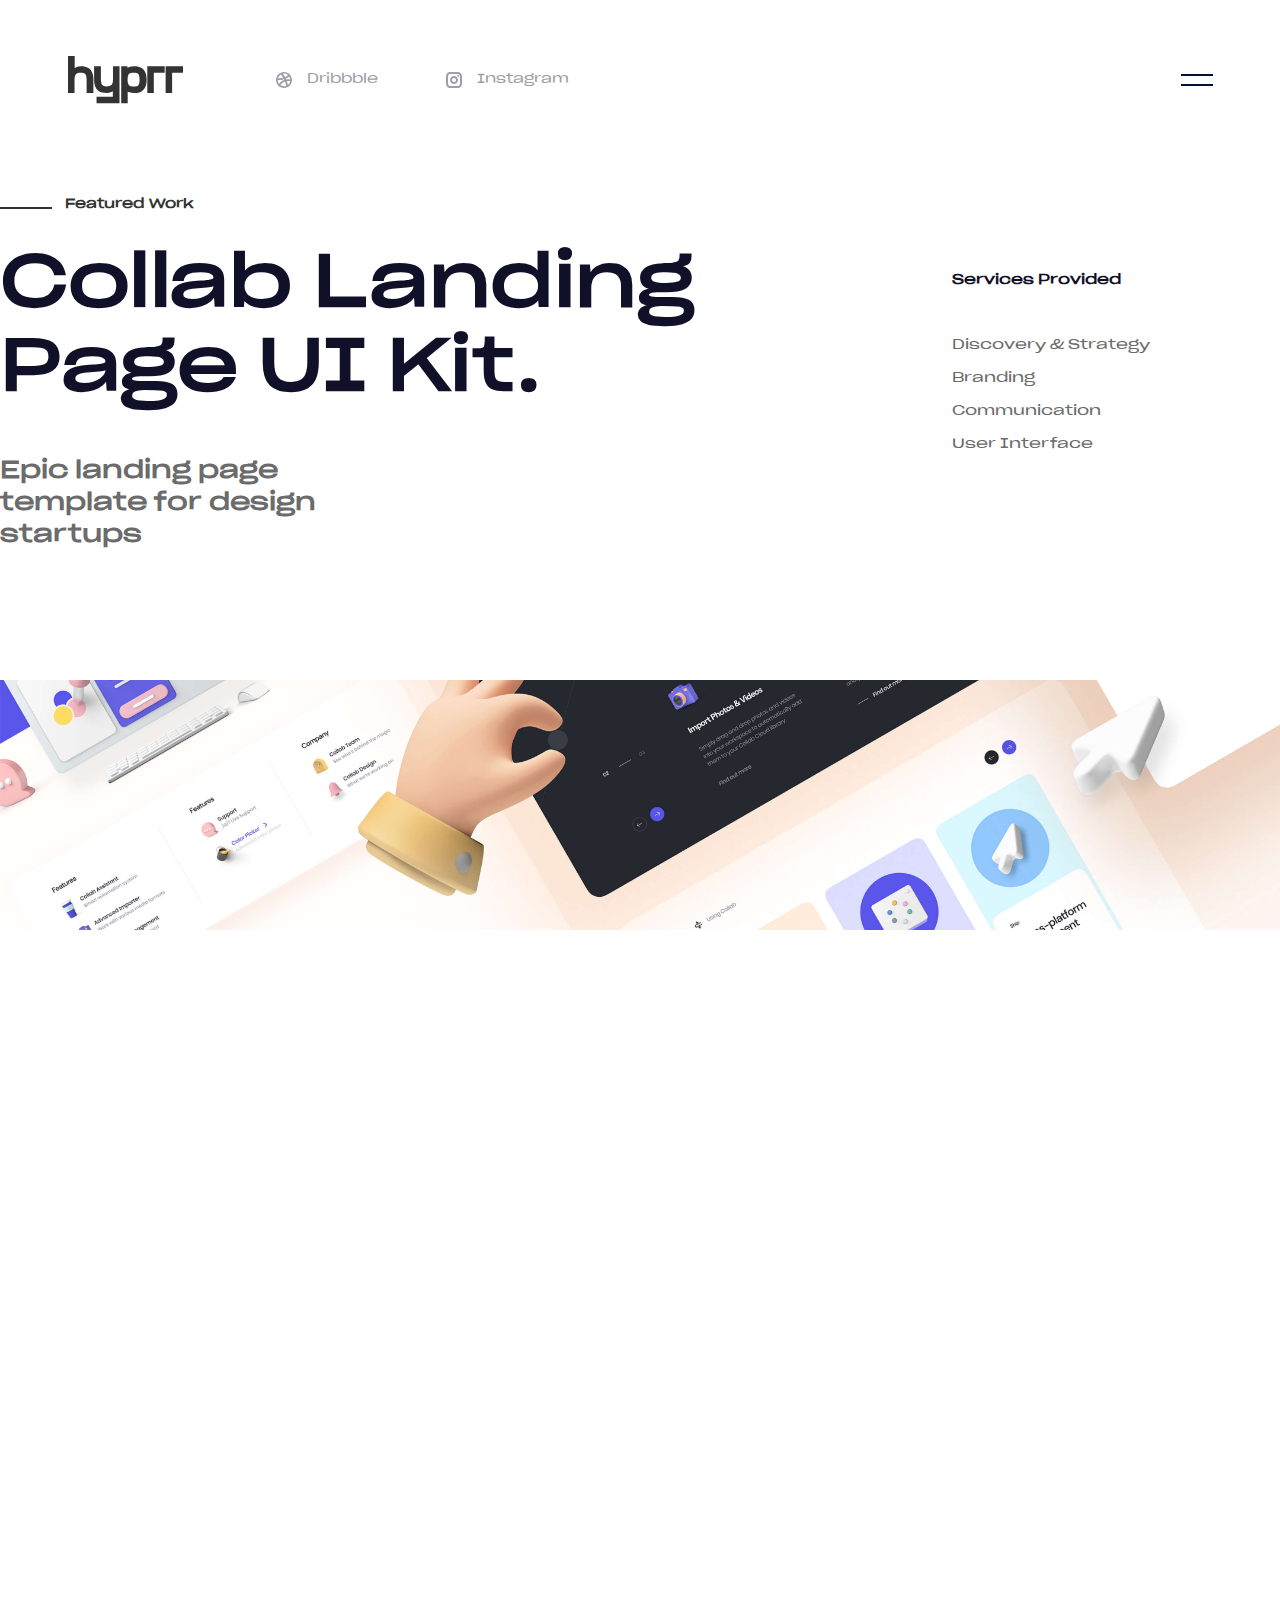
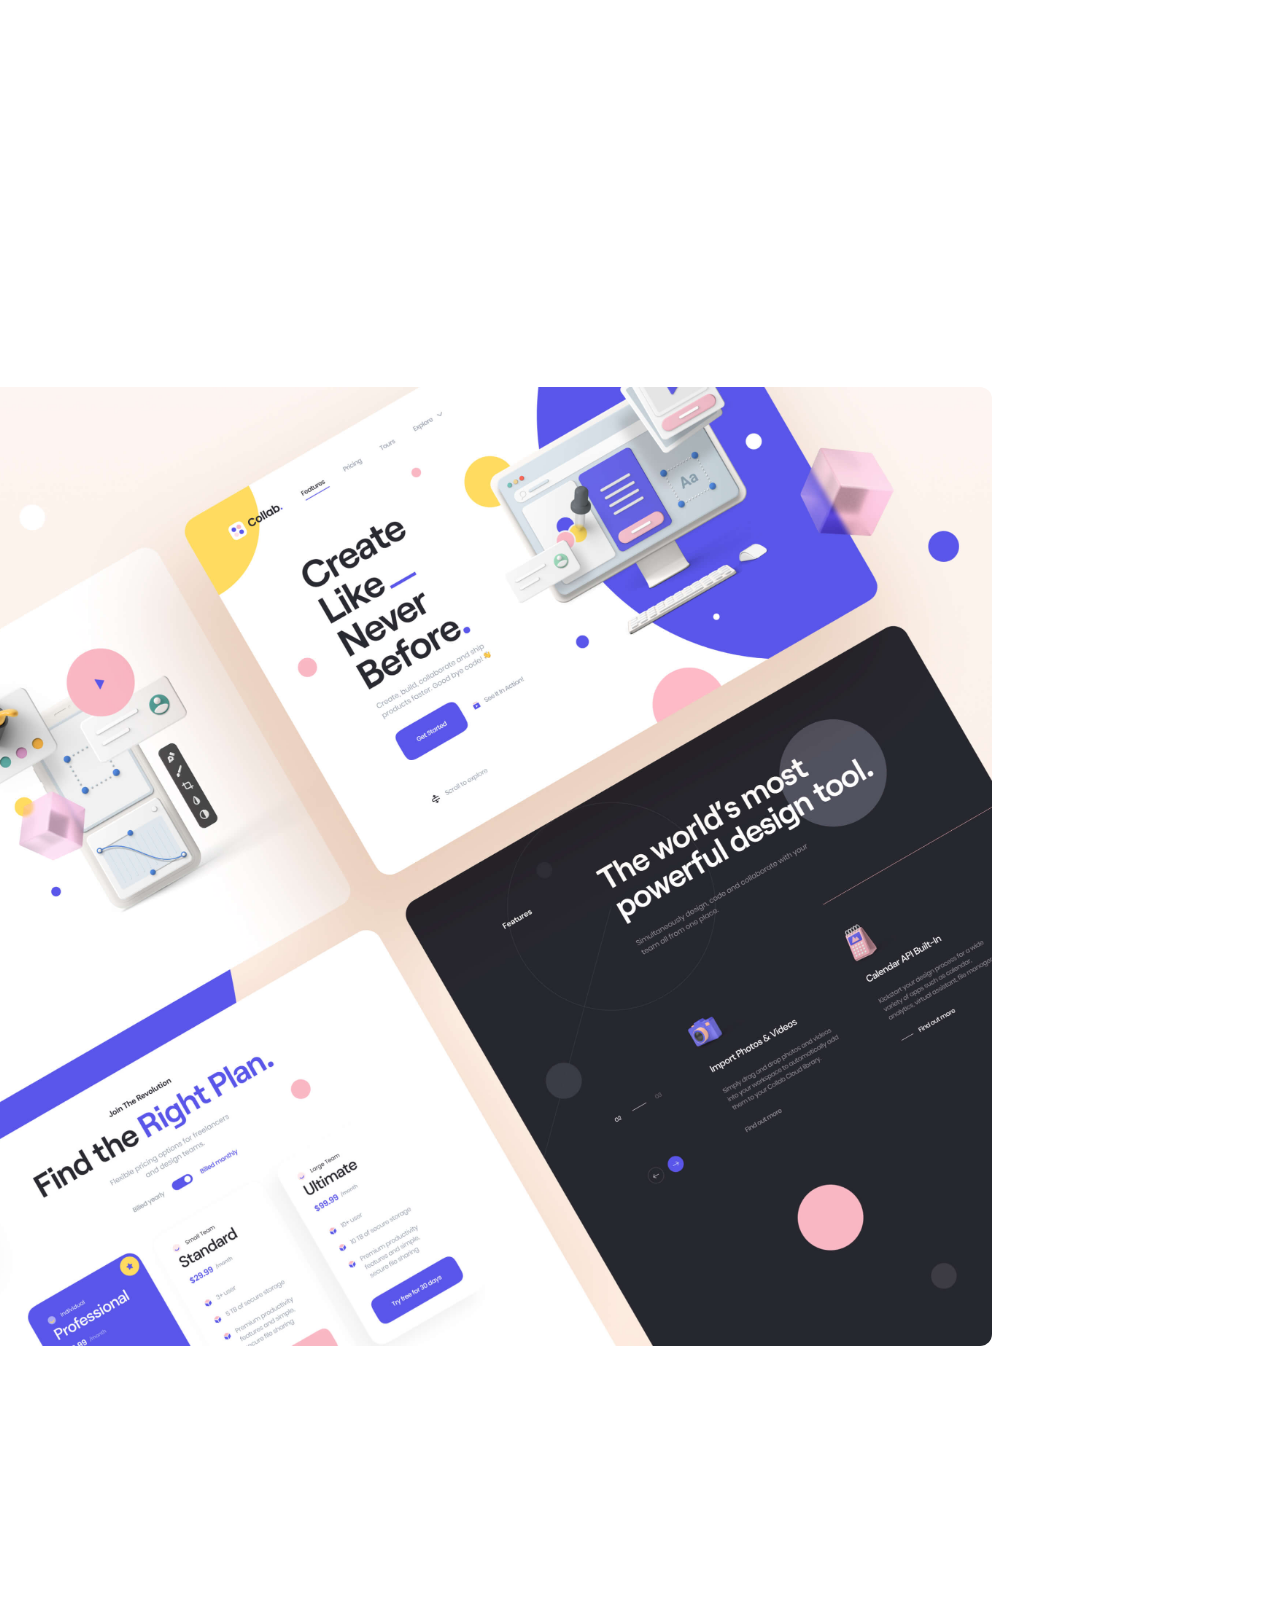
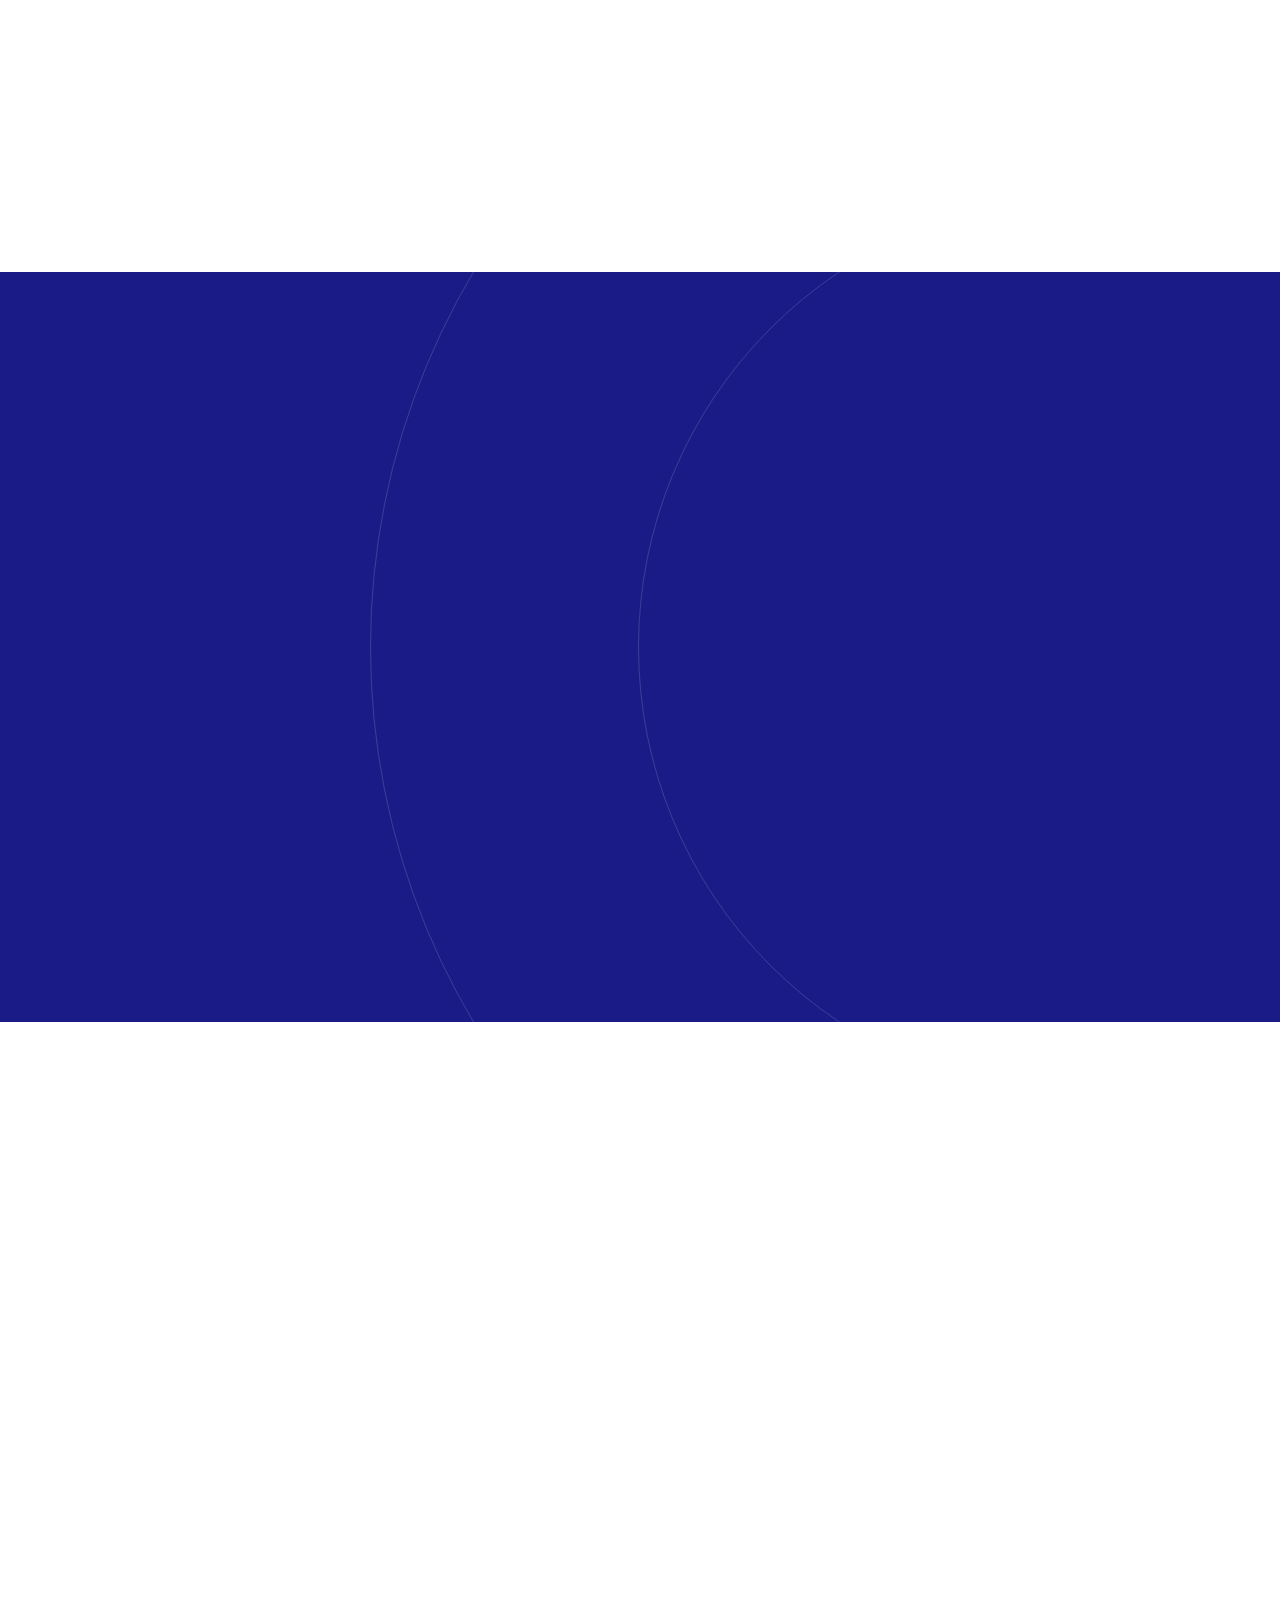
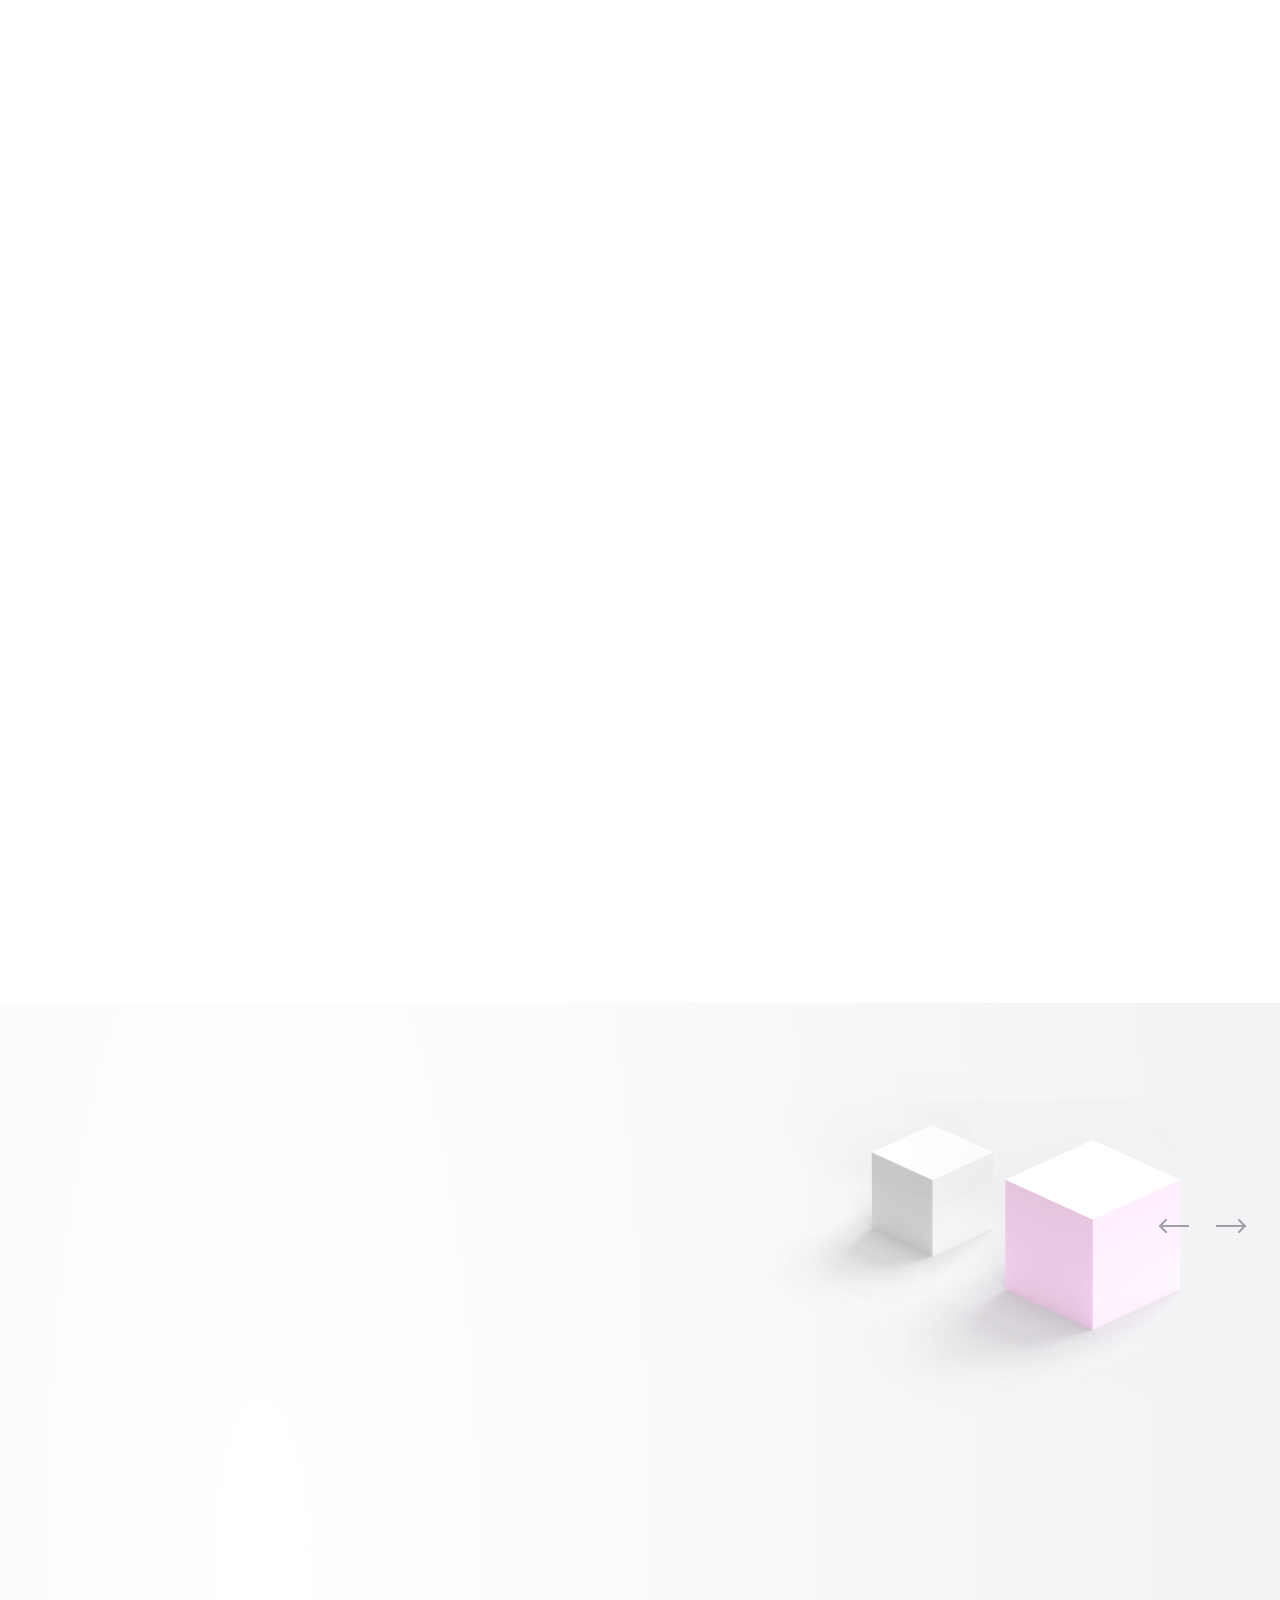
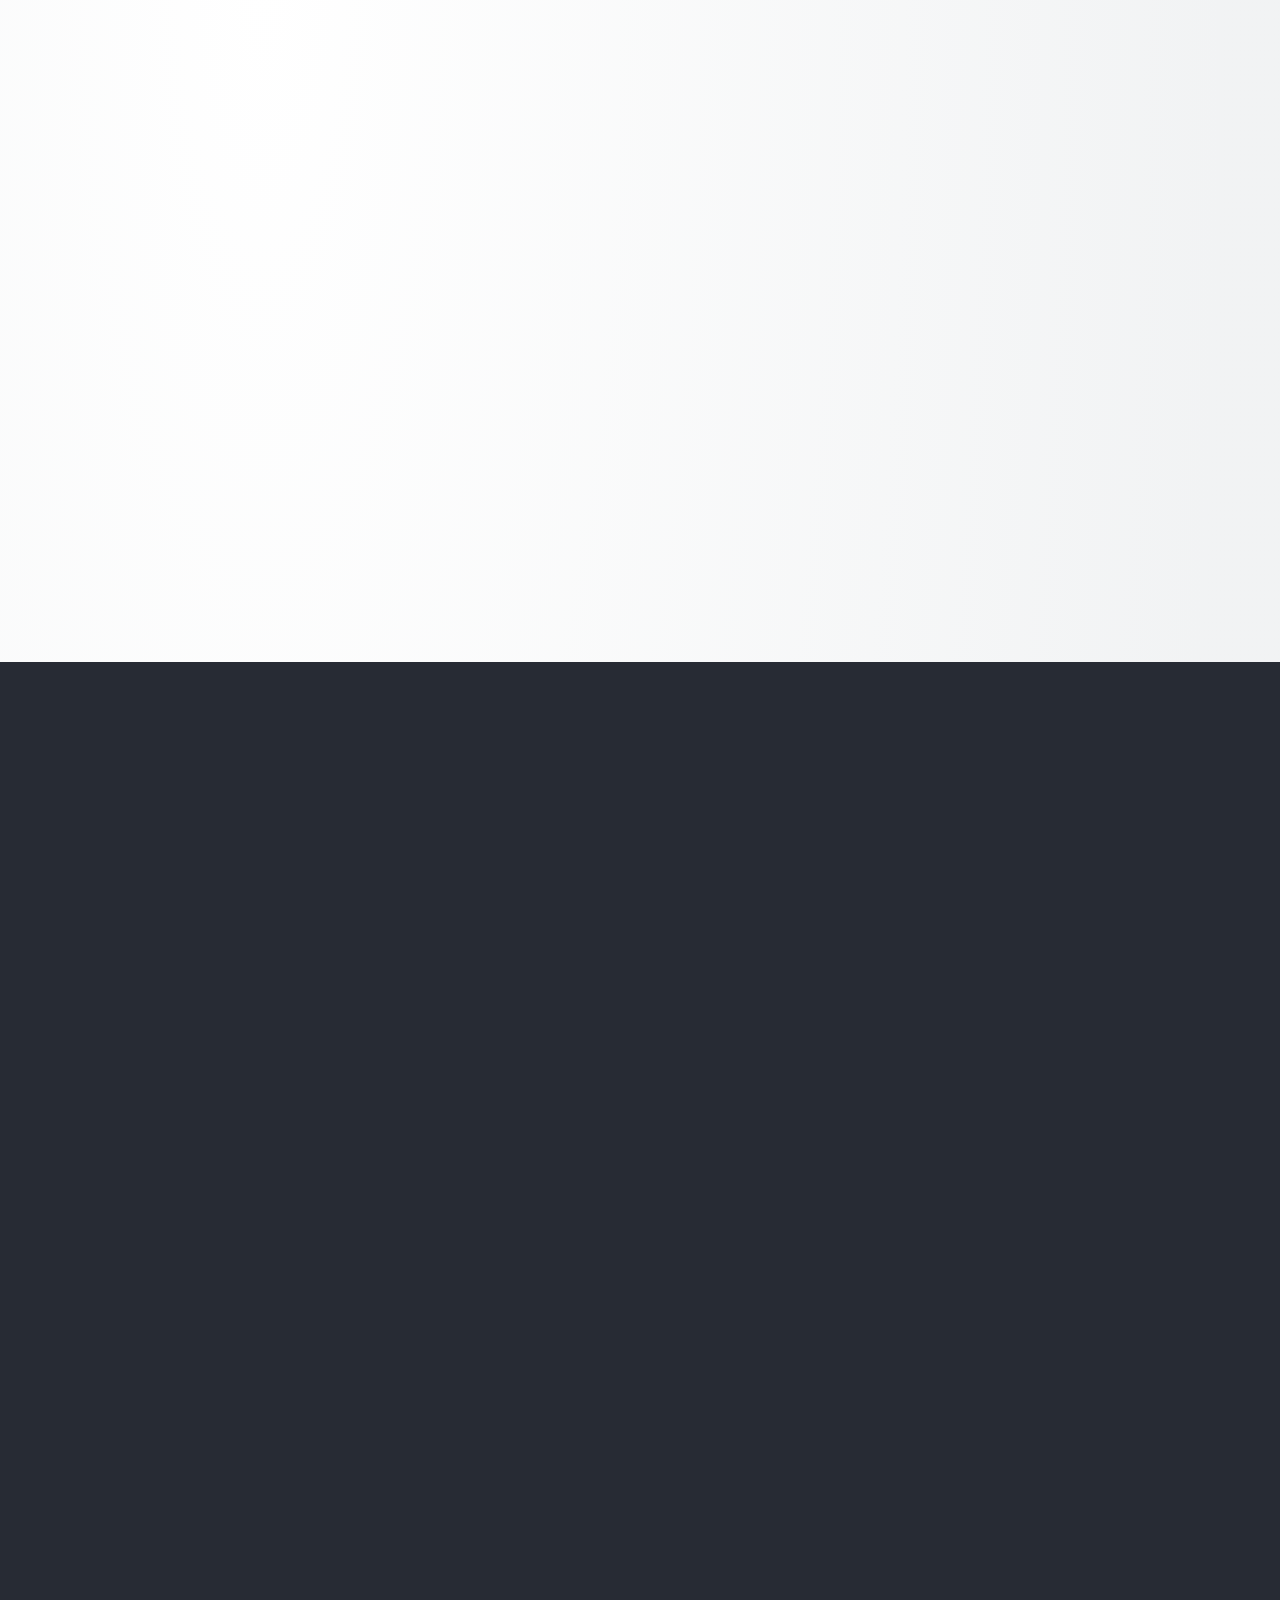
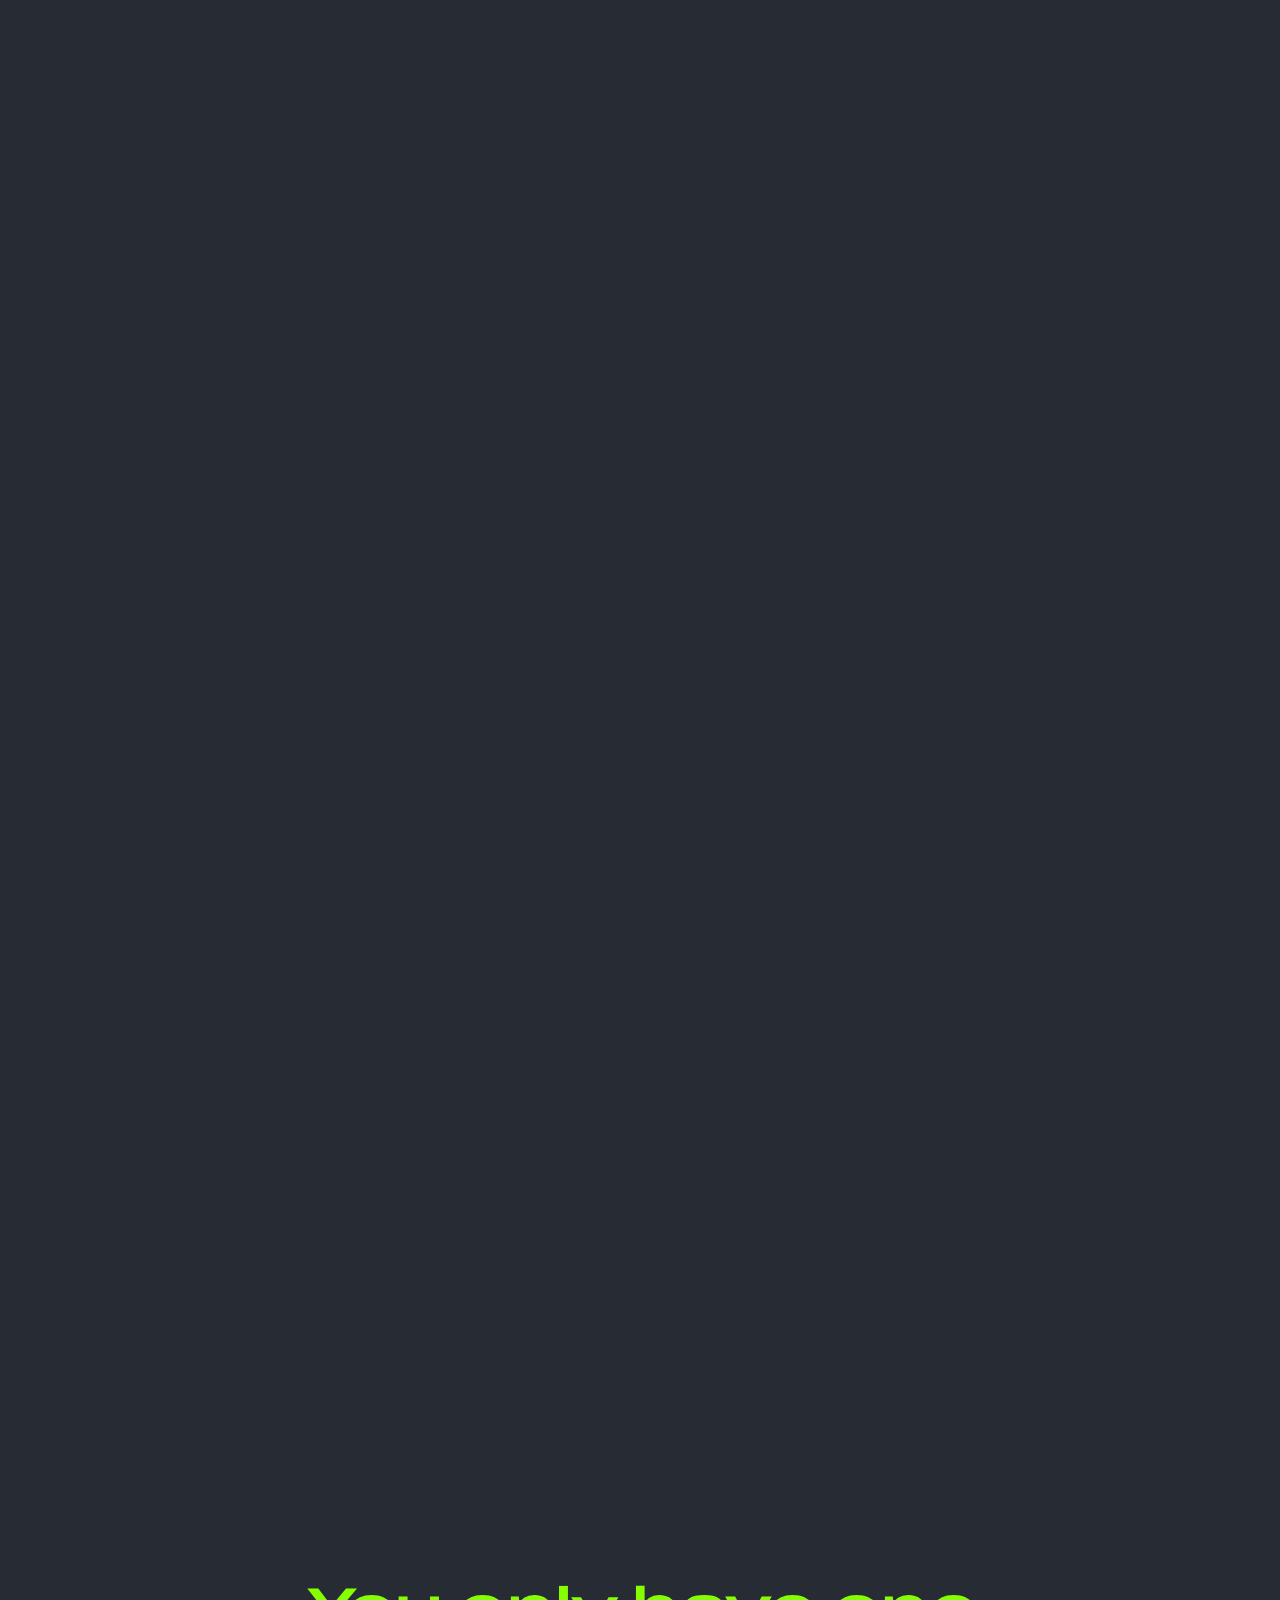
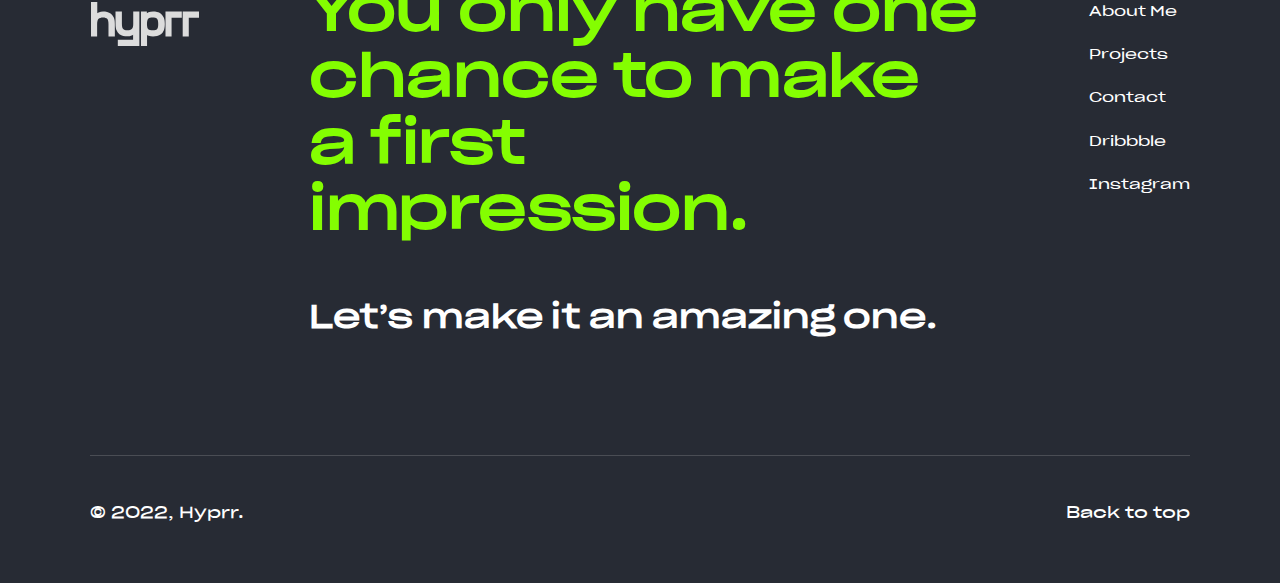
<file: case.html>
<!DOCTYPE html>
<html lang="en">
  <head>
    <meta charset="utf-8">
    <title>Case study</title>
    <meta http-equiv="X-UA-Compatible" content="IE=Edge">
    <meta name="viewport" content="width=device-width, initial-scale=1, maximum-scale=1.0, user-scalable=no">
    <meta name="format-detection" content="telephone=no">
    <link rel="apple-touch-icon" sizes="180x180" href="img/apple-touch-icon.png">
    <link rel="icon" type="image/png" sizes="32x32" href="img/favicon-32x32.png">
    <link rel="icon" type="image/png" sizes="16x16" href="img/favicon-16x16.png">
    <link rel="styelsheet" href="../fonts/sharp-webfont.woff" type="text/css">
    <link rel="manifest" href="img/site.webmanifest">
    <link rel="mask-icon" href="img/safari-pinned-tab.svg" color="#5bbad5">
    <meta name="msapplication-TileColor" content="#da532c">
    <meta name="theme-color" content="#ffffff">
    <meta name="description" content="Production-ready Portfolio and Case Study Template for Visual Designers">
    <meta name="twitter:card" content="summary">
    <meta name="twitter:site" content="@ui8">
    <meta name="twitter:title" content="Folio Designer">
    <meta name="twitter:description" content="Production-ready Portfolio and Case Study Template for Visual Designers">
    <meta name="twitter:creator" content="@ui8">
    <meta name="twitter:image" content="https://ui8-folio.herokuapp.com/img/twitter-card.jpg">
    <meta property="og:title" content="Folio Designer">
    <meta property="og:type" content="Article">
    <meta property="og:url" content="https://ui8.net/ui8/products/folio-designer">
    <meta property="og:image" content="https://ui8-folio.herokuapp.com/img/fb-og-image.jpg">
    <meta property="og:description" content="Production-ready Portfolio and Case Study Template for Visual Designers">
    <meta property="og:site_name" content="Folio Designer">
    <meta property="fb:admins" content="132951670226590">
    <link rel="stylesheet" media="all" href="css/app.css">
    <script>var viewportmeta = document.querySelector('meta[name="viewport"]');
if (viewportmeta) {
  if (screen.width < 375) {
    var newScale = screen.width / 375;
    viewportmeta.content = 'width=375, minimum-scale=' + newScale + ', maximum-scale=1.0, user-scalable=no, initial-scale=' + newScale + '';
  } else {
    viewportmeta.content = 'width=device-width, maximum-scale=1.0, initial-scale=1.0';
  }
}</script>
  </head>
  <body>
    <div class="page">
      <div class="header js-header" id="header">
        <div class="header__center center"><a class="header__logo" href="index.html"><img class="header__pic" src="img/logo.svg" alt="" /></a>
          <div class="header__social header__social_main"><a class="header__link" href="#"><svg class="icon icon-dribbble">
                <use xlink:href="img/sprite.svg#icon-dribbble"></use>
              </svg>Dribbble</a><a class="header__link" href="#"><svg class="icon icon-instagram">
                <use xlink:href="img/sprite.svg#icon-instagram"></use>
              </svg>Instagram</a></div><button class="header__burger js-header-burger header__burger_dark"></button>
        </div>
        <div class="header__wrapper js-header-wrapper">
          <div class="header__preview"><a class="header__logo" href="index.html"><img class="header__pic" src="img/logo.svg" alt="" /></a>
            <div class="header__img"><img class="header__pic" src="img/bg-header.png" alt="" /></div>
          </div>
          <div class="header__center center">
            <div class="header__contacts"><a class="header__line" href="mailto:hello@ui8.net">
                <div class="header__icon"><svg class="icon icon-email">
                    <use xlink:href="img/sprite.svg#icon-email"></use>
                  </svg></div>
                <div class="header__text">hello@ui8.net</div>
              </a>
              <div class="header__line">
                <div class="header__icon"><svg class="icon icon-place">
                    <use xlink:href="img/sprite.svg#icon-place"></use>
                  </svg></div>
                <div class="header__text">
                  <p>4074 Ebert Summit Suite 375</p>
                  <p>Lake Leonardchester</p>
                </div>
              </div><a class="header__line" href="tel:+441236547890">
                <div class="header__icon"><svg class="icon icon-phone">
                    <use xlink:href="img/sprite.svg#icon-phone"></use>
                  </svg></div>
                <div class="header__text">+44 123 654 7890 </div>
              </a>
            </div>
            <nav class="header__nav"><a class="header__item" href="#"><span>About</span></a><a class="header__item" href="#"><span>Work</span></a><a class="header__item" href="#"><span>Services</span></a><a class="header__item" href="#"><span>Contact</span></a></nav>
            <div class="header__social header__social_inner"><a class="header__link" href="#"><svg class="icon icon-dribbble">
                  <use xlink:href="img/sprite.svg#icon-dribbble"></use>
                </svg>Dribbble</a><a class="header__link" href="#"><svg class="icon icon-instagram">
                  <use xlink:href="img/sprite.svg#icon-instagram"></use>
                </svg>Instagram</a></div>
          </div>
        </div>
      </div>
      <div class="product">
        <div class="product__head">
          <div class="product__center center">
            <div class="product__wrap">
              <div class="product__stage stage" data-aos="animation-scale-y">Featured Work</div>
              <h1 class="product__title title h1" data-aos="animation-scale-y" data-aos-delay="150">Collab Landing Page UI Kit.</h1>
              <div class="product__info h5" data-aos="animation-scale-y" data-aos-delay="300">Epic landing page template for design startups</div>
            </div>
            <div class="product__box product__box_show" data-aos="animation-translate-y">
              <div class="product__category">Services Provided</div>
              <ul class="product__list">
                <li>Discovery & Strategy</li>
                <li>Branding</li>
                <li>Communication</li>
                <li>User Interface</li>
              </ul>
            </div>
          </div>
        </div>
        <div class="product__bg" style="background-image: url('img/product-pic-1.jpg')"></div>
        <div class="product__body">
          <div class="product__center center">
            <div class="product__box product__box_hide" data-aos="animation-scale-y">
              <div class="product__category">Services Provided</div>
              <ul class="product__list">
                <li>Discovery & Strategy</li>
                <li>Branding</li>
                <li>Communication</li>
                <li>User Interface</li>
              </ul>
            </div>
            <div class="product__row">
              <div class="product__overview h4" data-aos="animation-scale-y">Overview</div>
              <div class="product__content content" data-aos="animation-scale-y" data-aos-delay="200">
                <p>Meet Collab, a fully-featured landing page kit including code, design files, and beautiful 3D illustrations editable in Figma.</p>
                <p>This package includes a responsive and fully animated landing page template with 24 sections. We've intentionally added a lot of different content to maximize the number of layout options. Drag, drop and mix different parts to quickly build your landing page in a matter of minutes.</p>
              </div>
            </div>
            <div class="product__preview"><img class="product__pic js-parallax" data-scale="1.6" data-orientation="right" src="img/product-pic-2.jpg" alt=""></div>
            <div class="product__review">
              <div class="product__author" data-aos="animation-scale-y">
                <div class="product__ava"><img class="product__pic" src="img/ava-1.jpg" alt=""></div>
                <div class="product__details">
                  <div class="product__man h5">Dash</div>
                  <div class="product__company">UI8</div>
                </div>
              </div>
              <div class="product__text" data-aos="animation-scale-y" data-aos-delay="200">“Be sure to check out the live preview and let us know your thoughts in the comments section below.”</div>
            </div>
          </div>
        </div>
      </div>
      <div class="discover">
        <div class="discover__center center">
          <h2 class="discover__title h1" data-aos="animation-scale-y">Discover.</h2>
          <div class="discover__row">
            <div class="discover__item" data-aos="animation-scale-y">
              <div class="discover__category h5">Highlights.</div>
              <ul class="discover__list">
                <li>Fully Responsive (Valid HTML5 & CSS3)</li>
                <li>1 Long Scrolling Page (24 Sections)</li>
                <li>Editable 3D Icons + Illustrations (In Figma)</li>
              </ul>
            </div>
            <div class="discover__item" data-aos="animation-scale-y" data-aos-delay="200">
              <div class="discover__category h5">Features.</div>
              <ul class="discover__list">
                <li>Parallax + Micro-Interactions</li>
                <li>Figma Files Included</li>
                <li>Documentation + Support</li>
              </ul>
            </div>
          </div>
        </div>
        <div class="discover__circles"></div><!-- +figures-->
      </div>
      <div class="desc">
        <div class="desc__center center">
          <div class="desc__head">
            <div class="desc__title h4" data-aos="animation-scale-y">Approach</div>
            <div class="desc__content content" data-aos="animation-scale-y" data-aos-delay="200">
              <p>Meet Collab, a fully-featured landing page kit including code, design files, and beautiful 3D illustrations editable in Figma.</p>
              <p>This package includes a responsive and fully animated landing page template with 24 sections. We've intentionally added a lot of different content to maximize the number of layout options. Drag, drop and mix different parts to quickly build your landing page in a matter of minutes.</p>
              <p>This product includes design + code. You should have some basic coding experience if you plan on modifying and or implementing the template.</p>
            </div>
          </div>
          <div class="desc__list"><a class="desc__preview" href="#" data-aos="animation-translate-y" data-aos-delay=""><img class="desc__pic" src="img/desc-pic-1.jpg" alt="">
              <div class="desc__zoom"><img class="desc__pic" src="img/arrow-up-right.svg" alt=""></div>
            </a><a class="desc__preview" href="#" data-aos="animation-translate-y" data-aos-delay="200"><img class="desc__pic" src="img/desc-pic-2.jpg" alt="">
              <div class="desc__zoom"><img class="desc__pic" src="img/arrow-up-right.svg" alt=""></div>
            </a><a class="desc__preview" href="#" data-aos="animation-translate-y" data-aos-delay=""><img class="desc__pic" src="img/desc-pic-3.jpg" alt="">
              <div class="desc__zoom"><img class="desc__pic" src="img/arrow-up-right.svg" alt=""></div>
            </a><a class="desc__preview" href="#" data-aos="animation-translate-y" data-aos-delay="200"><img class="desc__pic" src="img/desc-pic-4.jpg" alt="">
              <div class="desc__zoom"><img class="desc__pic" src="img/arrow-up-right.svg" alt=""></div>
            </a></div>
          <div class="desc__btns" data-aos="animation-scale-y"><button class="desc__btn btn btn_dark"><svg class="icon icon-arrow-left">
                <use xlink:href="img/sprite.svg#icon-arrow-left"></use>
              </svg><span class="btn__text">Prev</span></button><button class="desc__btn btn btn_purple"><span class="btn__text">Next</span><svg class="icon icon-arrow-right">
                <use xlink:href="img/sprite.svg#icon-arrow-right"></use>
              </svg></button></div>
        </div>
      </div>
      <div class="wrapper wrapper_gradient">
        <div class="cases cases_other">
          <div class="cases__center center">
            <div class="cases__stage stage" data-aos="animation-scale-y">You may also like</div>
            <h2 class="cases__title h1" data-aos="animation-scale-y" data-aos-delay="200">Look at My <br>Products.</h2>
            <div class="cases__container">
              <div class="cases__slider owl-carousel js-slider-cases"><a class="cases__item" href="#" data-aos="animation-translate-y" data-aos-delay="">
                  <div class="cases__preview"><img class="cases__pic" src="img/cases-pic-1.jpg" alt="">
                    <div class="cases__box">Case <br>Study</div>
                  </div>
                  <div class="cases__body">
                    <h4 class="cases__info h4">Collab Landing Page</h4>
                    <div class="cases__text">UI Kit, Coded Template</div>
                  </div>
                </a><a class="cases__item" href="#" data-aos="animation-translate-y" data-aos-delay="200">
                  <div class="cases__preview"><img class="cases__pic" src="img/cases-pic-7.jpg" alt="">
                    <div class="cases__box">Case <br>Study</div>
                  </div>
                  <div class="cases__body">
                    <h4 class="cases__info h4">Collab Landing Page</h4>
                    <div class="cases__text">UI Kit, Coded Template</div>
                  </div>
                </a><a class="cases__item" href="#" data-aos="animation-translate-y">
                  <div class="cases__preview"><img class="cases__pic" src="img/cases-pic-3.jpg" alt="">
                    <div class="cases__box">Case <br>Study</div>
                  </div>
                  <div class="cases__body">
                    <h4 class="cases__info h4">Collab Landing Page</h4>
                    <div class="cases__text">UI Kit, Coded Template</div>
                  </div>
                </a><a class="cases__item" href="#" data-aos="animation-translate-y">
                  <div class="cases__preview"><img class="cases__pic" src="img/cases-pic-4.jpg" alt="">
                    <div class="cases__box">Case <br>Study</div>
                  </div>
                  <div class="cases__body">
                    <h4 class="cases__info h4">Collab Landing Page</h4>
                    <div class="cases__text">UI Kit, Coded Template</div>
                  </div>
                </a><a class="cases__item" href="#" data-aos="animation-translate-y">
                  <div class="cases__preview"><img class="cases__pic" src="img/cases-pic-5.jpg" alt="">
                    <div class="cases__box">Case <br>Study</div>
                  </div>
                  <div class="cases__body">
                    <h4 class="cases__info h4">Collab Landing Page</h4>
                    <div class="cases__text">UI Kit, Coded Template</div>
                  </div>
                </a><a class="cases__item" href="#" data-aos="animation-translate-y">
                  <div class="cases__preview"><img class="cases__pic" src="img/cases-pic-6.jpg" alt="">
                    <div class="cases__box">Case <br>Study</div>
                  </div>
                  <div class="cases__body">
                    <h4 class="cases__info h4">Collab Landing Page</h4>
                    <div class="cases__text">UI Kit, Coded Template</div>
                  </div>
                </a></div>
            </div>
          </div>
          <div class="cases__figures">
            <div class="cases__figure"><img class="cases__pic js-parallax" data-scale="1.6" data-orientation="up" src="img/figure-2.png" alt=""></div>
            <div class="cases__figure"><img class="cases__pic js-parallax" data-scale="1.4" data-orientation="down" src="img/figure-3.png" alt=""></div>
          </div>
        </div>
        <div class="wrapper wrapper_dark">
          <div class="contacts">
            <div class="contacts__center center">
              <div class="contacts__container">
                <div class="contacts__wrap">
                  <h2 class="contacts__title h1" data-aos="animation-scale-y" data-aos-delay="200">Let’s Work <br>Together.</h2>
                  <div class="contacts__stage stage stage__white" data-aos="animation-scale-y">We want to get to know you</div>
                  <div class="contacts__info h3" data-aos="animation-scale-y" data-aos-delay="400">How can we help you?</div>
                </div>
                <div class="contacts__row">
                  <form class="contacts__form" role="form" method="POST" action="sendbymail.php" data-aos="animation-translate-y" data-aos-delay="200">
                    <div class="span4" id="register_webinar"><input type="checkbox" name="register_webinar" value="1" id="wnr1" /><input type="checkbox" name="register_webinar" value="2" id="wnr2" /><input type="checkbox" name="register_webinar" value="3" id="wnr3" /><input type="checkbox" name="register_webinar" value="4" id="wnr4" /><input type="checkbox" name="register_webinar" value="5" id="wnr5" /><input type="checkbox" name="register_webinar" value="6" id="wnr6" /><input type="checkbox" name="register_webinar" value="7" id="wnr7" /><label for="wnr1"><i class="yes"></i>
                        <div class="contacts__brand"><span></span>
                          <Brand>ID</Brand>
                        </div>
                      </label><label for="wnr2"><i class="yes"></i>
                        <div class="contacts__brand"><span>Website
                          </span></div>
                      </label><label for="wnr3"><i class="yes"></i>
                        <div class="contacts__brand"><span></span>
                          <Brand>ID + Website</Brand>
                        </div>
                      </label><label for="wnr4"><i class="yes"></i>
                        <div class="contacts__brand"><span></span>
                          <Digital>Content</Digital>
                        </div>
                      </label><label for="wnr5"><i class="yes"></i>
                        <div class="contacts__brand"><span></span>
                          <Interface>Design</Interface>
                        </div>
                      </label><label for="wnr6"><i class="yes"></i>
                        <div class="contacts__brand"><span></span>
                          <NFT>Design</NFT>
                        </div>
                      </label><label for="wnr7"><i class="yes"></i>
                        <div class="contacts__brand"><span></span>
                          <Motion>Graphic Video</Motion>
                        </div>
                      </label></div>
                    <div class="contacts__stage stage stage__white" data-aos="animation-scale-y">Your budget is</div>
                    <div class="span4" id="register_webinar"><input type="radio" name="webinar_two" value="1" id="wnl1" /><input type="radio" name="webinar_two" value="2" id="wnl2" /><input type="radio" name="webinar_two" value="3" id="wnl3" /><input type="radio" name="webinar_two" value="4" id="wnl4" /><label for="wnl1"><i class="yes"></i>
                        <div class="contacts__brand"><span></span>
                          <USD>2-5k</USD>
                        </div>
                      </label><label for="wnl2"><i class="yes"></i>
                        <div class="contacts__brand"><span></span>
                          <USD>5k-10k</USD>
                        </div>
                      </label><label for="wnl3"><i class="yes"></i>
                        <div class="contacts__brand"><span></span>
                          <USD>20-50k</USD>
                        </div>
                      </label><label for="wnl4"><i class="yes"></i>
                        <div class="contacts__brand"><span></span>
                          <USD>+50k</USD>
                        </div>
                      </label></div>
                    <div class="contacts__stage stage stage__white" data-aos="animation-scale-y">Some info about you and your project and we’re done </div>
                    <div class="flex_contact">
                      <div class="contacts__field field">
                        <div class="contacts__name">Full Name</div>
                        <div class="field__wrap"><input class="field__input" type="text" name="name" placeholder="Satoshi Nakamoto" /></div>
                      </div>
                      <div class="contacts__field field">
                        <div class="contacts__name">E-mail</div>
                        <div class="field__wrap"><input class="field__input" type="email" name="email" placeholder="satoshi@nakamoto.com" /></div>
                      </div>
                    </div>
                    <div class="flex_contact">
                      <div class="contacts__field field">
                        <div class="contacts__name">Your project</div>
                        <div class="field__wrap"><input class="field__input" type="text" name="project" placeholder="e.g. NFT Marketplace" /></div>
                      </div>
                      <div class="contacts__field field">
                        <div class="contacts__name">Where do you know us from?</div>
                        <div class="field__wrap"><input class="field__input" type="text" name="conoce" placeholder="Telegram Group" /></div>
                      </div>
                    </div>
                    <div class="flex_contact">
                      <div class="contacts__field field">
                        <div class="contacts__name">Deadline</div>
                        <div class="field__wrap"><input class="field__input" type="text" name="deadline" placeholder="e.g. August 10 2022" /></div>
                      </div>
                      <div class="contacts__field field">
                        <div class="contacts__name">Telephone</div>
                        <div class="field__wrap"><input class="field__input" type="phone" name="phone" placeholder="e.g. +54 911 1234 5678" /></div>
                      </div>
                    </div>
                    <div class="contacts__field field field_textarea">
                      <div class="contacts__name">What’s on your mind</div>
                      <div class="field__wrap"><textarea class="field__textarea" name="message" placeholder="e.g. I want a new logo and landing page for my project. We are a NFT Marketplace from Berlin"></textarea></div>
                    </div>
                    <div class="contacts__btn"><button class="btn btn_green"><span class="btn__text">Send</span><svg class="icon icon-arrow-right">
                          <use xlink:href="img/sprite.svg#icon-arrow-right"></use>
                        </svg></button></div>
                  </form>
                </div>
                <div class="contacts__category h5">Let’s connect</div>
                <div class="contacts__social">
                  <div class="contacts__box" data-aos="animation-translate-y"><a class="contacts__link" href="#"><svg class="icon icon-instagram">
                        <use xlink:href="img/sprite.svg#icon-instagram"></use>
                      </svg>
                      <div class="contacts__text">Instagram</div>
                    </a></div>
                  <div class="contacts__box" data-aos="animation-translate-y" data-aos-delay="150"><a class="contacts__link" href="#"><svg class="icon icon-instagram">
                        <use xlink:href="img/sprite.svg#icon-instagram"></use>
                      </svg>
                      <div class="contacts__text">Instagram</div>
                    </a></div>
                  <div class="contacts__box" data-aos="animation-translate-y" data-aos-delay="300"><a class="contacts__link" href="#"><svg class="icon icon-instagram">
                        <use xlink:href="img/sprite.svg#icon-instagram"></use>
                      </svg>
                      <div class="contacts__text">Instagram</div>
                    </a></div>
                  <div class="contacts__box" data-aos="animation-translate-y" data-aos-delay="450"><a class="contacts__link" href="#"><svg class="icon icon-instagram">
                        <use xlink:href="img/sprite.svg#icon-instagram"></use>
                      </svg>
                      <div class="contacts__text">Instagram</div>
                    </a></div>
                </div>
              </div>
            </div>
          </div>
          <div class="footer">
            <div class="footer__center center">
              <div class="footer__body"><a class="footer__logo" href="index.html"><img class="footer__pic" src="img/logo-empty.svg" alt="" /></a>
                <div class="footer__wrap">
                  <div class="footer__title h1">You only have one chance to make a first impression.</div>
                  <div class="footer__info h4">Let’s make it an amazing one.</div>
                </div>
                <div class="footer__menu"><a class="footer__link" href="#">About Me</a><a class="footer__link" href="#">Projects</a><a class="footer__link" href="#">Contact</a><a class="footer__link" href="#">Dribbble</a><a class="footer__link" href="#">Instagram</a></div>
              </div>
              <div class="footer__bottom">
                <div class="footer__copyright">© 2022, Hyprr.</div><a class="footer__scroll js-scroll" href="#header">Back to top</a>
              </div>
            </div>
            <!--.footer__bg.footer__preview
	img.footer__pic.js-parallax(data-scale="1.5" data-orientation="down" src="img/footer-cube-1.png" alt="")
.footer__preview
	img.footer__pic.js-parallax(data-scale="1.8" data-orientation="up" src="img/footer-cube-1.png" alt="")-->
          </div>
        </div>
      </div>
      <div class="cursor"></div>
    </div>
    <script src="js/app.js"></script>
    <script src="js/common.js"></script>
  </body>
</html>
</file>
<file: css/app.css>
@import url("https://fonts.googleapis.com/css2?family=Poppins:wght@400;500;600;700&display=swap");
html, body, div, span, applet, object, iframe, h1, h2, h3, h4, h5, h6, p, blockquote, pre, a, abbr, acronym, address, big, cite, code, del, dfn, em, img, ins, kbd, q, s, samp, small, strike, strong, sub, sup, tt, var, b, u, i, center, dl, dt, dd, ol, ul, li, fieldset, form, label, legend, table, caption, tbody, tfoot, thead, tr, th, td, article, aside, canvas, details, embed, figure, figcaption, footer, header, hgroup, menu, nav, output, ruby, section, summary, time, mark, audio, video { margin: 0; padding: 0; border: 0; vertical-align: baseline; }

html { -ms-text-size-adjust: 100%; -webkit-text-size-adjust: 100%; }

img, fieldset, a img { border: none; }

input[type="text"], input[type="email"], input[type="tel"], textarea { -webkit-appearance: none; }

input[type="submit"], button { cursor: pointer; background: none; }

input[type="submit"]::-moz-focus-inner, button::-moz-focus-inner { padding: 0; border: 0; }

textarea { overflow: auto; }

input { -webkit-appearance: none; -moz-appearance: none; appearance: none; }

input, button { margin: 0; padding: 0; border: 0; }

div, input, textarea, select, button, h1, h2, h3, h4, h5, h6, a, span, a:focus { outline: none; }

select:-moz-focusring { color: transparent; text-shadow: 0 0 0 #000; }

ul, ol { list-style-type: none; }

table { border-spacing: 0; border-collapse: collapse; width: 100%; }

html { -webkit-box-sizing: border-box; box-sizing: border-box; }

*, *:before, *:after { -webkit-box-sizing: inherit; box-sizing: inherit; }

a { text-decoration: none; }

a, button { -webkit-tap-highlight-color: rgba(0, 0, 0, 0); }

.icon-arrow-left { width: 1.38em; height: 1em; fill: #FFF; }

.icon-arrow-next { width: 0.57em; height: 1em; fill: #9F9FA9; }

.icon-arrow-prev { width: 0.57em; height: 1em; fill: #9F9FA9; }

.icon-arrow-right { width: 1.38em; height: 1em; fill: #fff; }

.icon-arrows { width: 0.67em; height: 1em; fill: #111029; }

.icon-dribbble { width: 1em; height: 1em; fill: #111029; }

.icon-email { width: 1.2em; height: 1em; fill: #4C40F7; }

.icon-instagram { width: 1em; height: 1em; fill: #9F9FA9; }

.icon-message { width: 1em; height: 1em; fill: #111029; }

.icon-phone { width: 0.94em; height: 1em; fill: #4C40F7; }

.icon-place { width: 1em; height: 1em; fill: #4C40F7; }

.icon-profile { width: 0.94em; height: 1em; fill: #111029; }

.icon-send { width: 1em; height: 1em; fill: #4C40F7; }

/** Owl Carousel v2.3.4 Copyright 2013-2018 David Deutsch Licensed under: SEE LICENSE IN https://github.com/OwlCarousel2/OwlCarousel2/blob/master/LICENSE */
/* Owl Carousel - Core */
.owl-carousel { display: none; width: 100%; -webkit-tap-highlight-color: transparent; /* position relative and z-index fix webkit rendering fonts issue */ position: relative; z-index: 1; }

.owl-carousel .owl-stage { position: relative; -ms-touch-action: pan-Y; touch-action: manipulation; -moz-backface-visibility: hidden; /* fix firefox animation glitch */ }

.owl-carousel .owl-stage:after { content: "."; display: block; clear: both; visibility: hidden; line-height: 0; height: 0; }

.owl-carousel .owl-stage-outer { position: relative; overflow: hidden; /* fix for flashing background */ -webkit-transform: translate3d(0px, 0px, 0px); }

.owl-carousel .owl-wrapper, .owl-carousel .owl-item { -webkit-backface-visibility: hidden; -moz-backface-visibility: hidden; -ms-backface-visibility: hidden; -webkit-transform: translate3d(0, 0, 0); -moz-transform: translate3d(0, 0, 0); -ms-transform: translate3d(0, 0, 0); }

.owl-carousel .owl-item { position: relative; min-height: 1px; float: left; -webkit-backface-visibility: hidden; -webkit-tap-highlight-color: transparent; -webkit-touch-callout: none; }

.owl-carousel .owl-item img { display: block; width: 100%; }

.owl-carousel .owl-nav.disabled, .owl-carousel .owl-dots.disabled { display: none; }

.owl-carousel .owl-nav .owl-prev, .owl-carousel .owl-nav .owl-next, .owl-carousel .owl-dot { cursor: pointer; -webkit-user-select: none; -moz-user-select: none; -ms-user-select: none; user-select: none; }

.owl-carousel .owl-nav button.owl-prev, .owl-carousel .owl-nav button.owl-next, .owl-carousel button.owl-dot { background: none; color: inherit; border: none; padding: 0 !important; font: inherit; }

.owl-carousel.owl-loaded { display: block; }

.owl-carousel.owl-loading { opacity: 0; display: block; }

.owl-carousel.owl-hidden { opacity: 0; }

.owl-carousel.owl-refresh .owl-item { visibility: hidden; }

.owl-carousel.owl-drag .owl-item { -ms-touch-action: pan-y; touch-action: pan-y; -webkit-user-select: none; -moz-user-select: none; -ms-user-select: none; user-select: none; }

.owl-carousel.owl-grab { cursor: move; cursor: -webkit-grab; cursor: grab; }

.owl-carousel.owl-rtl { direction: rtl; }

.owl-carousel.owl-rtl .owl-item { float: right; }

/* No Js */
.no-js .owl-carousel { display: block; }

/* Owl Carousel - Animate Plugin */
.owl-carousel .animated { -webkit-animation-duration: 1000ms; animation-duration: 1000ms; -webkit-animation-fill-mode: both; animation-fill-mode: both; }

.owl-carousel .owl-animated-in { z-index: 0; }

.owl-carousel .owl-animated-out { z-index: 1; }

.owl-carousel .fadeOut { -webkit-animation-name: fadeOut; animation-name: fadeOut; }

@-webkit-keyframes fadeOut { 0% { opacity: 1; }
  100% { opacity: 0; } }

@keyframes fadeOut { 0% { opacity: 1; }
  100% { opacity: 0; } }

/* Owl Carousel - Auto Height Plugin */
.owl-height { -webkit-transition: height 500ms ease-in-out; -o-transition: height 500ms ease-in-out; transition: height 500ms ease-in-out; }

/* Owl Carousel - Lazy Load Plugin */
.owl-carousel .owl-item { /** This is introduced due to a bug in IE11 where lazy loading combined with autoheight plugin causes a wrong calculation of the height of the owl-item that breaks page layouts */ }

.owl-carousel .owl-item .owl-lazy { opacity: 0; -webkit-transition: opacity 400ms ease; -o-transition: opacity 400ms ease; transition: opacity 400ms ease; }

.owl-carousel .owl-item .owl-lazy[src^=""], .owl-carousel .owl-item .owl-lazy:not([src]) { max-height: 0; }

.owl-carousel .owl-item img.owl-lazy { -webkit-transform-style: preserve-3d; transform-style: preserve-3d; }

/* Owl Carousel - Video Plugin */
.owl-carousel .owl-video-wrapper { position: relative; height: 100%; background: #000; }

.owl-carousel .owl-video-play-icon { position: absolute; height: 80px; width: 80px; left: 50%; top: 50%; margin-left: -40px; margin-top: -40px; background: url("owl.video.play.png") no-repeat; cursor: pointer; z-index: 1; -webkit-backface-visibility: hidden; -webkit-transition: -webkit-transform 100ms ease; transition: -webkit-transform 100ms ease; -o-transition: transform 100ms ease; transition: transform 100ms ease; transition: transform 100ms ease, -webkit-transform 100ms ease; }

.owl-carousel .owl-video-play-icon:hover { -ms-transform: scale(1.3, 1.3); -webkit-transform: scale(1.3, 1.3); transform: scale(1.3, 1.3); }

.owl-carousel .owl-video-playing .owl-video-tn, .owl-carousel .owl-video-playing .owl-video-play-icon { display: none; }

.owl-carousel .owl-video-tn { opacity: 0; height: 100%; background-position: center center; background-repeat: no-repeat; background-size: contain; -webkit-transition: opacity 400ms ease; -o-transition: opacity 400ms ease; transition: opacity 400ms ease; }

.owl-carousel .owl-video-frame { position: relative; z-index: 1; height: 100%; width: 100%; }

[data-aos][data-aos][data-aos-duration="50"], body[data-aos-duration="50"] [data-aos] { -webkit-transition-duration: 50ms; -o-transition-duration: 50ms; transition-duration: 50ms; }

[data-aos][data-aos][data-aos-delay="50"], body[data-aos-delay="50"] [data-aos] { -webkit-transition-delay: 0; -o-transition-delay: 0; transition-delay: 0; }

[data-aos][data-aos][data-aos-delay="50"].aos-animate, body[data-aos-delay="50"] [data-aos].aos-animate { -webkit-transition-delay: 50ms; -o-transition-delay: 50ms; transition-delay: 50ms; }

[data-aos][data-aos][data-aos-duration="100"], body[data-aos-duration="100"] [data-aos] { -webkit-transition-duration: .1s; -o-transition-duration: .1s; transition-duration: .1s; }

[data-aos][data-aos][data-aos-delay="100"], body[data-aos-delay="100"] [data-aos] { -webkit-transition-delay: 0; -o-transition-delay: 0; transition-delay: 0; }

[data-aos][data-aos][data-aos-delay="100"].aos-animate, body[data-aos-delay="100"] [data-aos].aos-animate { -webkit-transition-delay: .1s; -o-transition-delay: .1s; transition-delay: .1s; }

[data-aos][data-aos][data-aos-duration="150"], body[data-aos-duration="150"] [data-aos] { -webkit-transition-duration: .15s; -o-transition-duration: .15s; transition-duration: .15s; }

[data-aos][data-aos][data-aos-delay="150"], body[data-aos-delay="150"] [data-aos] { -webkit-transition-delay: 0; -o-transition-delay: 0; transition-delay: 0; }

[data-aos][data-aos][data-aos-delay="150"].aos-animate, body[data-aos-delay="150"] [data-aos].aos-animate { -webkit-transition-delay: .15s; -o-transition-delay: .15s; transition-delay: .15s; }

[data-aos][data-aos][data-aos-duration="200"], body[data-aos-duration="200"] [data-aos] { -webkit-transition-duration: .2s; -o-transition-duration: .2s; transition-duration: .2s; }

[data-aos][data-aos][data-aos-delay="200"], body[data-aos-delay="200"] [data-aos] { -webkit-transition-delay: 0; -o-transition-delay: 0; transition-delay: 0; }

[data-aos][data-aos][data-aos-delay="200"].aos-animate, body[data-aos-delay="200"] [data-aos].aos-animate { -webkit-transition-delay: .2s; -o-transition-delay: .2s; transition-delay: .2s; }

[data-aos][data-aos][data-aos-duration="250"], body[data-aos-duration="250"] [data-aos] { -webkit-transition-duration: .25s; -o-transition-duration: .25s; transition-duration: .25s; }

[data-aos][data-aos][data-aos-delay="250"], body[data-aos-delay="250"] [data-aos] { -webkit-transition-delay: 0; -o-transition-delay: 0; transition-delay: 0; }

[data-aos][data-aos][data-aos-delay="250"].aos-animate, body[data-aos-delay="250"] [data-aos].aos-animate { -webkit-transition-delay: .25s; -o-transition-delay: .25s; transition-delay: .25s; }

[data-aos][data-aos][data-aos-duration="300"], body[data-aos-duration="300"] [data-aos] { -webkit-transition-duration: .3s; -o-transition-duration: .3s; transition-duration: .3s; }

[data-aos][data-aos][data-aos-delay="300"], body[data-aos-delay="300"] [data-aos] { -webkit-transition-delay: 0; -o-transition-delay: 0; transition-delay: 0; }

[data-aos][data-aos][data-aos-delay="300"].aos-animate, body[data-aos-delay="300"] [data-aos].aos-animate { -webkit-transition-delay: .3s; -o-transition-delay: .3s; transition-delay: .3s; }

[data-aos][data-aos][data-aos-duration="350"], body[data-aos-duration="350"] [data-aos] { -webkit-transition-duration: .35s; -o-transition-duration: .35s; transition-duration: .35s; }

[data-aos][data-aos][data-aos-delay="350"], body[data-aos-delay="350"] [data-aos] { -webkit-transition-delay: 0; -o-transition-delay: 0; transition-delay: 0; }

[data-aos][data-aos][data-aos-delay="350"].aos-animate, body[data-aos-delay="350"] [data-aos].aos-animate { -webkit-transition-delay: .35s; -o-transition-delay: .35s; transition-delay: .35s; }

[data-aos][data-aos][data-aos-duration="400"], body[data-aos-duration="400"] [data-aos] { -webkit-transition-duration: .4s; -o-transition-duration: .4s; transition-duration: .4s; }

[data-aos][data-aos][data-aos-delay="400"], body[data-aos-delay="400"] [data-aos] { -webkit-transition-delay: 0; -o-transition-delay: 0; transition-delay: 0; }

[data-aos][data-aos][data-aos-delay="400"].aos-animate, body[data-aos-delay="400"] [data-aos].aos-animate { -webkit-transition-delay: .4s; -o-transition-delay: .4s; transition-delay: .4s; }

[data-aos][data-aos][data-aos-duration="450"], body[data-aos-duration="450"] [data-aos] { -webkit-transition-duration: .45s; -o-transition-duration: .45s; transition-duration: .45s; }

[data-aos][data-aos][data-aos-delay="450"], body[data-aos-delay="450"] [data-aos] { -webkit-transition-delay: 0; -o-transition-delay: 0; transition-delay: 0; }

[data-aos][data-aos][data-aos-delay="450"].aos-animate, body[data-aos-delay="450"] [data-aos].aos-animate { -webkit-transition-delay: .45s; -o-transition-delay: .45s; transition-delay: .45s; }

[data-aos][data-aos][data-aos-duration="500"], body[data-aos-duration="500"] [data-aos] { -webkit-transition-duration: .5s; -o-transition-duration: .5s; transition-duration: .5s; }

[data-aos][data-aos][data-aos-delay="500"], body[data-aos-delay="500"] [data-aos] { -webkit-transition-delay: 0; -o-transition-delay: 0; transition-delay: 0; }

[data-aos][data-aos][data-aos-delay="500"].aos-animate, body[data-aos-delay="500"] [data-aos].aos-animate { -webkit-transition-delay: .5s; -o-transition-delay: .5s; transition-delay: .5s; }

[data-aos][data-aos][data-aos-duration="550"], body[data-aos-duration="550"] [data-aos] { -webkit-transition-duration: .55s; -o-transition-duration: .55s; transition-duration: .55s; }

[data-aos][data-aos][data-aos-delay="550"], body[data-aos-delay="550"] [data-aos] { -webkit-transition-delay: 0; -o-transition-delay: 0; transition-delay: 0; }

[data-aos][data-aos][data-aos-delay="550"].aos-animate, body[data-aos-delay="550"] [data-aos].aos-animate { -webkit-transition-delay: .55s; -o-transition-delay: .55s; transition-delay: .55s; }

[data-aos][data-aos][data-aos-duration="600"], body[data-aos-duration="600"] [data-aos] { -webkit-transition-duration: .6s; -o-transition-duration: .6s; transition-duration: .6s; }

[data-aos][data-aos][data-aos-delay="600"], body[data-aos-delay="600"] [data-aos] { -webkit-transition-delay: 0; -o-transition-delay: 0; transition-delay: 0; }

[data-aos][data-aos][data-aos-delay="600"].aos-animate, body[data-aos-delay="600"] [data-aos].aos-animate { -webkit-transition-delay: .6s; -o-transition-delay: .6s; transition-delay: .6s; }

[data-aos][data-aos][data-aos-duration="650"], body[data-aos-duration="650"] [data-aos] { -webkit-transition-duration: .65s; -o-transition-duration: .65s; transition-duration: .65s; }

[data-aos][data-aos][data-aos-delay="650"], body[data-aos-delay="650"] [data-aos] { -webkit-transition-delay: 0; -o-transition-delay: 0; transition-delay: 0; }

[data-aos][data-aos][data-aos-delay="650"].aos-animate, body[data-aos-delay="650"] [data-aos].aos-animate { -webkit-transition-delay: .65s; -o-transition-delay: .65s; transition-delay: .65s; }

[data-aos][data-aos][data-aos-duration="700"], body[data-aos-duration="700"] [data-aos] { -webkit-transition-duration: .7s; -o-transition-duration: .7s; transition-duration: .7s; }

[data-aos][data-aos][data-aos-delay="700"], body[data-aos-delay="700"] [data-aos] { -webkit-transition-delay: 0; -o-transition-delay: 0; transition-delay: 0; }

[data-aos][data-aos][data-aos-delay="700"].aos-animate, body[data-aos-delay="700"] [data-aos].aos-animate { -webkit-transition-delay: .7s; -o-transition-delay: .7s; transition-delay: .7s; }

[data-aos][data-aos][data-aos-duration="750"], body[data-aos-duration="750"] [data-aos] { -webkit-transition-duration: .75s; -o-transition-duration: .75s; transition-duration: .75s; }

[data-aos][data-aos][data-aos-delay="750"], body[data-aos-delay="750"] [data-aos] { -webkit-transition-delay: 0; -o-transition-delay: 0; transition-delay: 0; }

[data-aos][data-aos][data-aos-delay="750"].aos-animate, body[data-aos-delay="750"] [data-aos].aos-animate { -webkit-transition-delay: .75s; -o-transition-delay: .75s; transition-delay: .75s; }

[data-aos][data-aos][data-aos-duration="800"], body[data-aos-duration="800"] [data-aos] { -webkit-transition-duration: .8s; -o-transition-duration: .8s; transition-duration: .8s; }

[data-aos][data-aos][data-aos-delay="800"], body[data-aos-delay="800"] [data-aos] { -webkit-transition-delay: 0; -o-transition-delay: 0; transition-delay: 0; }

[data-aos][data-aos][data-aos-delay="800"].aos-animate, body[data-aos-delay="800"] [data-aos].aos-animate { -webkit-transition-delay: .8s; -o-transition-delay: .8s; transition-delay: .8s; }

[data-aos][data-aos][data-aos-duration="850"], body[data-aos-duration="850"] [data-aos] { -webkit-transition-duration: .85s; -o-transition-duration: .85s; transition-duration: .85s; }

[data-aos][data-aos][data-aos-delay="850"], body[data-aos-delay="850"] [data-aos] { -webkit-transition-delay: 0; -o-transition-delay: 0; transition-delay: 0; }

[data-aos][data-aos][data-aos-delay="850"].aos-animate, body[data-aos-delay="850"] [data-aos].aos-animate { -webkit-transition-delay: .85s; -o-transition-delay: .85s; transition-delay: .85s; }

[data-aos][data-aos][data-aos-duration="900"], body[data-aos-duration="900"] [data-aos] { -webkit-transition-duration: .9s; -o-transition-duration: .9s; transition-duration: .9s; }

[data-aos][data-aos][data-aos-delay="900"], body[data-aos-delay="900"] [data-aos] { -webkit-transition-delay: 0; -o-transition-delay: 0; transition-delay: 0; }

[data-aos][data-aos][data-aos-delay="900"].aos-animate, body[data-aos-delay="900"] [data-aos].aos-animate { -webkit-transition-delay: .9s; -o-transition-delay: .9s; transition-delay: .9s; }

[data-aos][data-aos][data-aos-duration="950"], body[data-aos-duration="950"] [data-aos] { -webkit-transition-duration: .95s; -o-transition-duration: .95s; transition-duration: .95s; }

[data-aos][data-aos][data-aos-delay="950"], body[data-aos-delay="950"] [data-aos] { -webkit-transition-delay: 0; -o-transition-delay: 0; transition-delay: 0; }

[data-aos][data-aos][data-aos-delay="950"].aos-animate, body[data-aos-delay="950"] [data-aos].aos-animate { -webkit-transition-delay: .95s; -o-transition-delay: .95s; transition-delay: .95s; }

[data-aos][data-aos][data-aos-duration="1000"], body[data-aos-duration="1000"] [data-aos] { -webkit-transition-duration: 1s; -o-transition-duration: 1s; transition-duration: 1s; }

[data-aos][data-aos][data-aos-delay="1000"], body[data-aos-delay="1000"] [data-aos] { -webkit-transition-delay: 0; -o-transition-delay: 0; transition-delay: 0; }

[data-aos][data-aos][data-aos-delay="1000"].aos-animate, body[data-aos-delay="1000"] [data-aos].aos-animate { -webkit-transition-delay: 1s; -o-transition-delay: 1s; transition-delay: 1s; }

[data-aos][data-aos][data-aos-duration="1050"], body[data-aos-duration="1050"] [data-aos] { -webkit-transition-duration: 1.05s; -o-transition-duration: 1.05s; transition-duration: 1.05s; }

[data-aos][data-aos][data-aos-delay="1050"], body[data-aos-delay="1050"] [data-aos] { -webkit-transition-delay: 0; -o-transition-delay: 0; transition-delay: 0; }

[data-aos][data-aos][data-aos-delay="1050"].aos-animate, body[data-aos-delay="1050"] [data-aos].aos-animate { -webkit-transition-delay: 1.05s; -o-transition-delay: 1.05s; transition-delay: 1.05s; }

[data-aos][data-aos][data-aos-duration="1100"], body[data-aos-duration="1100"] [data-aos] { -webkit-transition-duration: 1.1s; -o-transition-duration: 1.1s; transition-duration: 1.1s; }

[data-aos][data-aos][data-aos-delay="1100"], body[data-aos-delay="1100"] [data-aos] { -webkit-transition-delay: 0; -o-transition-delay: 0; transition-delay: 0; }

[data-aos][data-aos][data-aos-delay="1100"].aos-animate, body[data-aos-delay="1100"] [data-aos].aos-animate { -webkit-transition-delay: 1.1s; -o-transition-delay: 1.1s; transition-delay: 1.1s; }

[data-aos][data-aos][data-aos-duration="1150"], body[data-aos-duration="1150"] [data-aos] { -webkit-transition-duration: 1.15s; -o-transition-duration: 1.15s; transition-duration: 1.15s; }

[data-aos][data-aos][data-aos-delay="1150"], body[data-aos-delay="1150"] [data-aos] { -webkit-transition-delay: 0; -o-transition-delay: 0; transition-delay: 0; }

[data-aos][data-aos][data-aos-delay="1150"].aos-animate, body[data-aos-delay="1150"] [data-aos].aos-animate { -webkit-transition-delay: 1.15s; -o-transition-delay: 1.15s; transition-delay: 1.15s; }

[data-aos][data-aos][data-aos-duration="1200"], body[data-aos-duration="1200"] [data-aos] { -webkit-transition-duration: 1.2s; -o-transition-duration: 1.2s; transition-duration: 1.2s; }

[data-aos][data-aos][data-aos-delay="1200"], body[data-aos-delay="1200"] [data-aos] { -webkit-transition-delay: 0; -o-transition-delay: 0; transition-delay: 0; }

[data-aos][data-aos][data-aos-delay="1200"].aos-animate, body[data-aos-delay="1200"] [data-aos].aos-animate { -webkit-transition-delay: 1.2s; -o-transition-delay: 1.2s; transition-delay: 1.2s; }

[data-aos][data-aos][data-aos-duration="1250"], body[data-aos-duration="1250"] [data-aos] { -webkit-transition-duration: 1.25s; -o-transition-duration: 1.25s; transition-duration: 1.25s; }

[data-aos][data-aos][data-aos-delay="1250"], body[data-aos-delay="1250"] [data-aos] { -webkit-transition-delay: 0; -o-transition-delay: 0; transition-delay: 0; }

[data-aos][data-aos][data-aos-delay="1250"].aos-animate, body[data-aos-delay="1250"] [data-aos].aos-animate { -webkit-transition-delay: 1.25s; -o-transition-delay: 1.25s; transition-delay: 1.25s; }

[data-aos][data-aos][data-aos-duration="1300"], body[data-aos-duration="1300"] [data-aos] { -webkit-transition-duration: 1.3s; -o-transition-duration: 1.3s; transition-duration: 1.3s; }

[data-aos][data-aos][data-aos-delay="1300"], body[data-aos-delay="1300"] [data-aos] { -webkit-transition-delay: 0; -o-transition-delay: 0; transition-delay: 0; }

[data-aos][data-aos][data-aos-delay="1300"].aos-animate, body[data-aos-delay="1300"] [data-aos].aos-animate { -webkit-transition-delay: 1.3s; -o-transition-delay: 1.3s; transition-delay: 1.3s; }

[data-aos][data-aos][data-aos-duration="1350"], body[data-aos-duration="1350"] [data-aos] { -webkit-transition-duration: 1.35s; -o-transition-duration: 1.35s; transition-duration: 1.35s; }

[data-aos][data-aos][data-aos-delay="1350"], body[data-aos-delay="1350"] [data-aos] { -webkit-transition-delay: 0; -o-transition-delay: 0; transition-delay: 0; }

[data-aos][data-aos][data-aos-delay="1350"].aos-animate, body[data-aos-delay="1350"] [data-aos].aos-animate { -webkit-transition-delay: 1.35s; -o-transition-delay: 1.35s; transition-delay: 1.35s; }

[data-aos][data-aos][data-aos-duration="1400"], body[data-aos-duration="1400"] [data-aos] { -webkit-transition-duration: 1.4s; -o-transition-duration: 1.4s; transition-duration: 1.4s; }

[data-aos][data-aos][data-aos-delay="1400"], body[data-aos-delay="1400"] [data-aos] { -webkit-transition-delay: 0; -o-transition-delay: 0; transition-delay: 0; }

[data-aos][data-aos][data-aos-delay="1400"].aos-animate, body[data-aos-delay="1400"] [data-aos].aos-animate { -webkit-transition-delay: 1.4s; -o-transition-delay: 1.4s; transition-delay: 1.4s; }

[data-aos][data-aos][data-aos-duration="1450"], body[data-aos-duration="1450"] [data-aos] { -webkit-transition-duration: 1.45s; -o-transition-duration: 1.45s; transition-duration: 1.45s; }

[data-aos][data-aos][data-aos-delay="1450"], body[data-aos-delay="1450"] [data-aos] { -webkit-transition-delay: 0; -o-transition-delay: 0; transition-delay: 0; }

[data-aos][data-aos][data-aos-delay="1450"].aos-animate, body[data-aos-delay="1450"] [data-aos].aos-animate { -webkit-transition-delay: 1.45s; -o-transition-delay: 1.45s; transition-delay: 1.45s; }

[data-aos][data-aos][data-aos-duration="1500"], body[data-aos-duration="1500"] [data-aos] { -webkit-transition-duration: 1.5s; -o-transition-duration: 1.5s; transition-duration: 1.5s; }

[data-aos][data-aos][data-aos-delay="1500"], body[data-aos-delay="1500"] [data-aos] { -webkit-transition-delay: 0; -o-transition-delay: 0; transition-delay: 0; }

[data-aos][data-aos][data-aos-delay="1500"].aos-animate, body[data-aos-delay="1500"] [data-aos].aos-animate { -webkit-transition-delay: 1.5s; -o-transition-delay: 1.5s; transition-delay: 1.5s; }

[data-aos][data-aos][data-aos-duration="1550"], body[data-aos-duration="1550"] [data-aos] { -webkit-transition-duration: 1.55s; -o-transition-duration: 1.55s; transition-duration: 1.55s; }

[data-aos][data-aos][data-aos-delay="1550"], body[data-aos-delay="1550"] [data-aos] { -webkit-transition-delay: 0; -o-transition-delay: 0; transition-delay: 0; }

[data-aos][data-aos][data-aos-delay="1550"].aos-animate, body[data-aos-delay="1550"] [data-aos].aos-animate { -webkit-transition-delay: 1.55s; -o-transition-delay: 1.55s; transition-delay: 1.55s; }

[data-aos][data-aos][data-aos-duration="1600"], body[data-aos-duration="1600"] [data-aos] { -webkit-transition-duration: 1.6s; -o-transition-duration: 1.6s; transition-duration: 1.6s; }

[data-aos][data-aos][data-aos-delay="1600"], body[data-aos-delay="1600"] [data-aos] { -webkit-transition-delay: 0; -o-transition-delay: 0; transition-delay: 0; }

[data-aos][data-aos][data-aos-delay="1600"].aos-animate, body[data-aos-delay="1600"] [data-aos].aos-animate { -webkit-transition-delay: 1.6s; -o-transition-delay: 1.6s; transition-delay: 1.6s; }

[data-aos][data-aos][data-aos-duration="1650"], body[data-aos-duration="1650"] [data-aos] { -webkit-transition-duration: 1.65s; -o-transition-duration: 1.65s; transition-duration: 1.65s; }

[data-aos][data-aos][data-aos-delay="1650"], body[data-aos-delay="1650"] [data-aos] { -webkit-transition-delay: 0; -o-transition-delay: 0; transition-delay: 0; }

[data-aos][data-aos][data-aos-delay="1650"].aos-animate, body[data-aos-delay="1650"] [data-aos].aos-animate { -webkit-transition-delay: 1.65s; -o-transition-delay: 1.65s; transition-delay: 1.65s; }

[data-aos][data-aos][data-aos-duration="1700"], body[data-aos-duration="1700"] [data-aos] { -webkit-transition-duration: 1.7s; -o-transition-duration: 1.7s; transition-duration: 1.7s; }

[data-aos][data-aos][data-aos-delay="1700"], body[data-aos-delay="1700"] [data-aos] { -webkit-transition-delay: 0; -o-transition-delay: 0; transition-delay: 0; }

[data-aos][data-aos][data-aos-delay="1700"].aos-animate, body[data-aos-delay="1700"] [data-aos].aos-animate { -webkit-transition-delay: 1.7s; -o-transition-delay: 1.7s; transition-delay: 1.7s; }

[data-aos][data-aos][data-aos-duration="1750"], body[data-aos-duration="1750"] [data-aos] { -webkit-transition-duration: 1.75s; -o-transition-duration: 1.75s; transition-duration: 1.75s; }

[data-aos][data-aos][data-aos-delay="1750"], body[data-aos-delay="1750"] [data-aos] { -webkit-transition-delay: 0; -o-transition-delay: 0; transition-delay: 0; }

[data-aos][data-aos][data-aos-delay="1750"].aos-animate, body[data-aos-delay="1750"] [data-aos].aos-animate { -webkit-transition-delay: 1.75s; -o-transition-delay: 1.75s; transition-delay: 1.75s; }

[data-aos][data-aos][data-aos-duration="1800"], body[data-aos-duration="1800"] [data-aos] { -webkit-transition-duration: 1.8s; -o-transition-duration: 1.8s; transition-duration: 1.8s; }

[data-aos][data-aos][data-aos-delay="1800"], body[data-aos-delay="1800"] [data-aos] { -webkit-transition-delay: 0; -o-transition-delay: 0; transition-delay: 0; }

[data-aos][data-aos][data-aos-delay="1800"].aos-animate, body[data-aos-delay="1800"] [data-aos].aos-animate { -webkit-transition-delay: 1.8s; -o-transition-delay: 1.8s; transition-delay: 1.8s; }

[data-aos][data-aos][data-aos-duration="1850"], body[data-aos-duration="1850"] [data-aos] { -webkit-transition-duration: 1.85s; -o-transition-duration: 1.85s; transition-duration: 1.85s; }

[data-aos][data-aos][data-aos-delay="1850"], body[data-aos-delay="1850"] [data-aos] { -webkit-transition-delay: 0; -o-transition-delay: 0; transition-delay: 0; }

[data-aos][data-aos][data-aos-delay="1850"].aos-animate, body[data-aos-delay="1850"] [data-aos].aos-animate { -webkit-transition-delay: 1.85s; -o-transition-delay: 1.85s; transition-delay: 1.85s; }

[data-aos][data-aos][data-aos-duration="1900"], body[data-aos-duration="1900"] [data-aos] { -webkit-transition-duration: 1.9s; -o-transition-duration: 1.9s; transition-duration: 1.9s; }

[data-aos][data-aos][data-aos-delay="1900"], body[data-aos-delay="1900"] [data-aos] { -webkit-transition-delay: 0; -o-transition-delay: 0; transition-delay: 0; }

[data-aos][data-aos][data-aos-delay="1900"].aos-animate, body[data-aos-delay="1900"] [data-aos].aos-animate { -webkit-transition-delay: 1.9s; -o-transition-delay: 1.9s; transition-delay: 1.9s; }

[data-aos][data-aos][data-aos-duration="1950"], body[data-aos-duration="1950"] [data-aos] { -webkit-transition-duration: 1.95s; -o-transition-duration: 1.95s; transition-duration: 1.95s; }

[data-aos][data-aos][data-aos-delay="1950"], body[data-aos-delay="1950"] [data-aos] { -webkit-transition-delay: 0; -o-transition-delay: 0; transition-delay: 0; }

[data-aos][data-aos][data-aos-delay="1950"].aos-animate, body[data-aos-delay="1950"] [data-aos].aos-animate { -webkit-transition-delay: 1.95s; -o-transition-delay: 1.95s; transition-delay: 1.95s; }

[data-aos][data-aos][data-aos-duration="2000"], body[data-aos-duration="2000"] [data-aos] { -webkit-transition-duration: 2s; -o-transition-duration: 2s; transition-duration: 2s; }

[data-aos][data-aos][data-aos-delay="2000"], body[data-aos-delay="2000"] [data-aos] { -webkit-transition-delay: 0; -o-transition-delay: 0; transition-delay: 0; }

[data-aos][data-aos][data-aos-delay="2000"].aos-animate, body[data-aos-delay="2000"] [data-aos].aos-animate { -webkit-transition-delay: 2s; -o-transition-delay: 2s; transition-delay: 2s; }

[data-aos][data-aos][data-aos-duration="2050"], body[data-aos-duration="2050"] [data-aos] { -webkit-transition-duration: 2.05s; -o-transition-duration: 2.05s; transition-duration: 2.05s; }

[data-aos][data-aos][data-aos-delay="2050"], body[data-aos-delay="2050"] [data-aos] { -webkit-transition-delay: 0; -o-transition-delay: 0; transition-delay: 0; }

[data-aos][data-aos][data-aos-delay="2050"].aos-animate, body[data-aos-delay="2050"] [data-aos].aos-animate { -webkit-transition-delay: 2.05s; -o-transition-delay: 2.05s; transition-delay: 2.05s; }

[data-aos][data-aos][data-aos-duration="2100"], body[data-aos-duration="2100"] [data-aos] { -webkit-transition-duration: 2.1s; -o-transition-duration: 2.1s; transition-duration: 2.1s; }

[data-aos][data-aos][data-aos-delay="2100"], body[data-aos-delay="2100"] [data-aos] { -webkit-transition-delay: 0; -o-transition-delay: 0; transition-delay: 0; }

[data-aos][data-aos][data-aos-delay="2100"].aos-animate, body[data-aos-delay="2100"] [data-aos].aos-animate { -webkit-transition-delay: 2.1s; -o-transition-delay: 2.1s; transition-delay: 2.1s; }

[data-aos][data-aos][data-aos-duration="2150"], body[data-aos-duration="2150"] [data-aos] { -webkit-transition-duration: 2.15s; -o-transition-duration: 2.15s; transition-duration: 2.15s; }

[data-aos][data-aos][data-aos-delay="2150"], body[data-aos-delay="2150"] [data-aos] { -webkit-transition-delay: 0; -o-transition-delay: 0; transition-delay: 0; }

[data-aos][data-aos][data-aos-delay="2150"].aos-animate, body[data-aos-delay="2150"] [data-aos].aos-animate { -webkit-transition-delay: 2.15s; -o-transition-delay: 2.15s; transition-delay: 2.15s; }

[data-aos][data-aos][data-aos-duration="2200"], body[data-aos-duration="2200"] [data-aos] { -webkit-transition-duration: 2.2s; -o-transition-duration: 2.2s; transition-duration: 2.2s; }

[data-aos][data-aos][data-aos-delay="2200"], body[data-aos-delay="2200"] [data-aos] { -webkit-transition-delay: 0; -o-transition-delay: 0; transition-delay: 0; }

[data-aos][data-aos][data-aos-delay="2200"].aos-animate, body[data-aos-delay="2200"] [data-aos].aos-animate { -webkit-transition-delay: 2.2s; -o-transition-delay: 2.2s; transition-delay: 2.2s; }

[data-aos][data-aos][data-aos-duration="2250"], body[data-aos-duration="2250"] [data-aos] { -webkit-transition-duration: 2.25s; -o-transition-duration: 2.25s; transition-duration: 2.25s; }

[data-aos][data-aos][data-aos-delay="2250"], body[data-aos-delay="2250"] [data-aos] { -webkit-transition-delay: 0; -o-transition-delay: 0; transition-delay: 0; }

[data-aos][data-aos][data-aos-delay="2250"].aos-animate, body[data-aos-delay="2250"] [data-aos].aos-animate { -webkit-transition-delay: 2.25s; -o-transition-delay: 2.25s; transition-delay: 2.25s; }

[data-aos][data-aos][data-aos-duration="2300"], body[data-aos-duration="2300"] [data-aos] { -webkit-transition-duration: 2.3s; -o-transition-duration: 2.3s; transition-duration: 2.3s; }

[data-aos][data-aos][data-aos-delay="2300"], body[data-aos-delay="2300"] [data-aos] { -webkit-transition-delay: 0; -o-transition-delay: 0; transition-delay: 0; }

[data-aos][data-aos][data-aos-delay="2300"].aos-animate, body[data-aos-delay="2300"] [data-aos].aos-animate { -webkit-transition-delay: 2.3s; -o-transition-delay: 2.3s; transition-delay: 2.3s; }

[data-aos][data-aos][data-aos-duration="2350"], body[data-aos-duration="2350"] [data-aos] { -webkit-transition-duration: 2.35s; -o-transition-duration: 2.35s; transition-duration: 2.35s; }

[data-aos][data-aos][data-aos-delay="2350"], body[data-aos-delay="2350"] [data-aos] { -webkit-transition-delay: 0; -o-transition-delay: 0; transition-delay: 0; }

[data-aos][data-aos][data-aos-delay="2350"].aos-animate, body[data-aos-delay="2350"] [data-aos].aos-animate { -webkit-transition-delay: 2.35s; -o-transition-delay: 2.35s; transition-delay: 2.35s; }

[data-aos][data-aos][data-aos-duration="2400"], body[data-aos-duration="2400"] [data-aos] { -webkit-transition-duration: 2.4s; -o-transition-duration: 2.4s; transition-duration: 2.4s; }

[data-aos][data-aos][data-aos-delay="2400"], body[data-aos-delay="2400"] [data-aos] { -webkit-transition-delay: 0; -o-transition-delay: 0; transition-delay: 0; }

[data-aos][data-aos][data-aos-delay="2400"].aos-animate, body[data-aos-delay="2400"] [data-aos].aos-animate { -webkit-transition-delay: 2.4s; -o-transition-delay: 2.4s; transition-delay: 2.4s; }

[data-aos][data-aos][data-aos-duration="2450"], body[data-aos-duration="2450"] [data-aos] { -webkit-transition-duration: 2.45s; -o-transition-duration: 2.45s; transition-duration: 2.45s; }

[data-aos][data-aos][data-aos-delay="2450"], body[data-aos-delay="2450"] [data-aos] { -webkit-transition-delay: 0; -o-transition-delay: 0; transition-delay: 0; }

[data-aos][data-aos][data-aos-delay="2450"].aos-animate, body[data-aos-delay="2450"] [data-aos].aos-animate { -webkit-transition-delay: 2.45s; -o-transition-delay: 2.45s; transition-delay: 2.45s; }

[data-aos][data-aos][data-aos-duration="2500"], body[data-aos-duration="2500"] [data-aos] { -webkit-transition-duration: 2.5s; -o-transition-duration: 2.5s; transition-duration: 2.5s; }

[data-aos][data-aos][data-aos-delay="2500"], body[data-aos-delay="2500"] [data-aos] { -webkit-transition-delay: 0; -o-transition-delay: 0; transition-delay: 0; }

[data-aos][data-aos][data-aos-delay="2500"].aos-animate, body[data-aos-delay="2500"] [data-aos].aos-animate { -webkit-transition-delay: 2.5s; -o-transition-delay: 2.5s; transition-delay: 2.5s; }

[data-aos][data-aos][data-aos-duration="2550"], body[data-aos-duration="2550"] [data-aos] { -webkit-transition-duration: 2.55s; -o-transition-duration: 2.55s; transition-duration: 2.55s; }

[data-aos][data-aos][data-aos-delay="2550"], body[data-aos-delay="2550"] [data-aos] { -webkit-transition-delay: 0; -o-transition-delay: 0; transition-delay: 0; }

[data-aos][data-aos][data-aos-delay="2550"].aos-animate, body[data-aos-delay="2550"] [data-aos].aos-animate { -webkit-transition-delay: 2.55s; -o-transition-delay: 2.55s; transition-delay: 2.55s; }

[data-aos][data-aos][data-aos-duration="2600"], body[data-aos-duration="2600"] [data-aos] { -webkit-transition-duration: 2.6s; -o-transition-duration: 2.6s; transition-duration: 2.6s; }

[data-aos][data-aos][data-aos-delay="2600"], body[data-aos-delay="2600"] [data-aos] { -webkit-transition-delay: 0; -o-transition-delay: 0; transition-delay: 0; }

[data-aos][data-aos][data-aos-delay="2600"].aos-animate, body[data-aos-delay="2600"] [data-aos].aos-animate { -webkit-transition-delay: 2.6s; -o-transition-delay: 2.6s; transition-delay: 2.6s; }

[data-aos][data-aos][data-aos-duration="2650"], body[data-aos-duration="2650"] [data-aos] { -webkit-transition-duration: 2.65s; -o-transition-duration: 2.65s; transition-duration: 2.65s; }

[data-aos][data-aos][data-aos-delay="2650"], body[data-aos-delay="2650"] [data-aos] { -webkit-transition-delay: 0; -o-transition-delay: 0; transition-delay: 0; }

[data-aos][data-aos][data-aos-delay="2650"].aos-animate, body[data-aos-delay="2650"] [data-aos].aos-animate { -webkit-transition-delay: 2.65s; -o-transition-delay: 2.65s; transition-delay: 2.65s; }

[data-aos][data-aos][data-aos-duration="2700"], body[data-aos-duration="2700"] [data-aos] { -webkit-transition-duration: 2.7s; -o-transition-duration: 2.7s; transition-duration: 2.7s; }

[data-aos][data-aos][data-aos-delay="2700"], body[data-aos-delay="2700"] [data-aos] { -webkit-transition-delay: 0; -o-transition-delay: 0; transition-delay: 0; }

[data-aos][data-aos][data-aos-delay="2700"].aos-animate, body[data-aos-delay="2700"] [data-aos].aos-animate { -webkit-transition-delay: 2.7s; -o-transition-delay: 2.7s; transition-delay: 2.7s; }

[data-aos][data-aos][data-aos-duration="2750"], body[data-aos-duration="2750"] [data-aos] { -webkit-transition-duration: 2.75s; -o-transition-duration: 2.75s; transition-duration: 2.75s; }

[data-aos][data-aos][data-aos-delay="2750"], body[data-aos-delay="2750"] [data-aos] { -webkit-transition-delay: 0; -o-transition-delay: 0; transition-delay: 0; }

[data-aos][data-aos][data-aos-delay="2750"].aos-animate, body[data-aos-delay="2750"] [data-aos].aos-animate { -webkit-transition-delay: 2.75s; -o-transition-delay: 2.75s; transition-delay: 2.75s; }

[data-aos][data-aos][data-aos-duration="2800"], body[data-aos-duration="2800"] [data-aos] { -webkit-transition-duration: 2.8s; -o-transition-duration: 2.8s; transition-duration: 2.8s; }

[data-aos][data-aos][data-aos-delay="2800"], body[data-aos-delay="2800"] [data-aos] { -webkit-transition-delay: 0; -o-transition-delay: 0; transition-delay: 0; }

[data-aos][data-aos][data-aos-delay="2800"].aos-animate, body[data-aos-delay="2800"] [data-aos].aos-animate { -webkit-transition-delay: 2.8s; -o-transition-delay: 2.8s; transition-delay: 2.8s; }

[data-aos][data-aos][data-aos-duration="2850"], body[data-aos-duration="2850"] [data-aos] { -webkit-transition-duration: 2.85s; -o-transition-duration: 2.85s; transition-duration: 2.85s; }

[data-aos][data-aos][data-aos-delay="2850"], body[data-aos-delay="2850"] [data-aos] { -webkit-transition-delay: 0; -o-transition-delay: 0; transition-delay: 0; }

[data-aos][data-aos][data-aos-delay="2850"].aos-animate, body[data-aos-delay="2850"] [data-aos].aos-animate { -webkit-transition-delay: 2.85s; -o-transition-delay: 2.85s; transition-delay: 2.85s; }

[data-aos][data-aos][data-aos-duration="2900"], body[data-aos-duration="2900"] [data-aos] { -webkit-transition-duration: 2.9s; -o-transition-duration: 2.9s; transition-duration: 2.9s; }

[data-aos][data-aos][data-aos-delay="2900"], body[data-aos-delay="2900"] [data-aos] { -webkit-transition-delay: 0; -o-transition-delay: 0; transition-delay: 0; }

[data-aos][data-aos][data-aos-delay="2900"].aos-animate, body[data-aos-delay="2900"] [data-aos].aos-animate { -webkit-transition-delay: 2.9s; -o-transition-delay: 2.9s; transition-delay: 2.9s; }

[data-aos][data-aos][data-aos-duration="2950"], body[data-aos-duration="2950"] [data-aos] { -webkit-transition-duration: 2.95s; -o-transition-duration: 2.95s; transition-duration: 2.95s; }

[data-aos][data-aos][data-aos-delay="2950"], body[data-aos-delay="2950"] [data-aos] { -webkit-transition-delay: 0; -o-transition-delay: 0; transition-delay: 0; }

[data-aos][data-aos][data-aos-delay="2950"].aos-animate, body[data-aos-delay="2950"] [data-aos].aos-animate { -webkit-transition-delay: 2.95s; -o-transition-delay: 2.95s; transition-delay: 2.95s; }

[data-aos][data-aos][data-aos-duration="3000"], body[data-aos-duration="3000"] [data-aos] { -webkit-transition-duration: 3s; -o-transition-duration: 3s; transition-duration: 3s; }

[data-aos][data-aos][data-aos-delay="3000"], body[data-aos-delay="3000"] [data-aos] { -webkit-transition-delay: 0; -o-transition-delay: 0; transition-delay: 0; }

[data-aos][data-aos][data-aos-delay="3000"].aos-animate, body[data-aos-delay="3000"] [data-aos].aos-animate { -webkit-transition-delay: 3s; -o-transition-delay: 3s; transition-delay: 3s; }

[data-aos][data-aos][data-aos-easing=linear], body[data-aos-easing=linear] [data-aos] { -webkit-transition-timing-function: cubic-bezier(0.25, 0.25, 0.75, 0.75); -o-transition-timing-function: cubic-bezier(0.25, 0.25, 0.75, 0.75); transition-timing-function: cubic-bezier(0.25, 0.25, 0.75, 0.75); }

[data-aos][data-aos][data-aos-easing=ease], body[data-aos-easing=ease] [data-aos] { -webkit-transition-timing-function: ease; -o-transition-timing-function: ease; transition-timing-function: ease; }

[data-aos][data-aos][data-aos-easing=ease-in], body[data-aos-easing=ease-in] [data-aos] { -webkit-transition-timing-function: ease-in; -o-transition-timing-function: ease-in; transition-timing-function: ease-in; }

[data-aos][data-aos][data-aos-easing=ease-out], body[data-aos-easing=ease-out] [data-aos] { -webkit-transition-timing-function: ease-out; -o-transition-timing-function: ease-out; transition-timing-function: ease-out; }

[data-aos][data-aos][data-aos-easing=ease-in-out], body[data-aos-easing=ease-in-out] [data-aos] { -webkit-transition-timing-function: ease-in-out; -o-transition-timing-function: ease-in-out; transition-timing-function: ease-in-out; }

[data-aos][data-aos][data-aos-easing=ease-in-back], body[data-aos-easing=ease-in-back] [data-aos] { -webkit-transition-timing-function: cubic-bezier(0.6, -0.28, 0.735, 0.045); -o-transition-timing-function: cubic-bezier(0.6, -0.28, 0.735, 0.045); transition-timing-function: cubic-bezier(0.6, -0.28, 0.735, 0.045); }

[data-aos][data-aos][data-aos-easing=ease-out-back], body[data-aos-easing=ease-out-back] [data-aos] { -webkit-transition-timing-function: cubic-bezier(0.175, 0.885, 0.32, 1.275); -o-transition-timing-function: cubic-bezier(0.175, 0.885, 0.32, 1.275); transition-timing-function: cubic-bezier(0.175, 0.885, 0.32, 1.275); }

[data-aos][data-aos][data-aos-easing=ease-in-out-back], body[data-aos-easing=ease-in-out-back] [data-aos] { -webkit-transition-timing-function: cubic-bezier(0.68, -0.55, 0.265, 1.55); -o-transition-timing-function: cubic-bezier(0.68, -0.55, 0.265, 1.55); transition-timing-function: cubic-bezier(0.68, -0.55, 0.265, 1.55); }

[data-aos][data-aos][data-aos-easing=ease-in-sine], body[data-aos-easing=ease-in-sine] [data-aos] { -webkit-transition-timing-function: cubic-bezier(0.47, 0, 0.745, 0.715); -o-transition-timing-function: cubic-bezier(0.47, 0, 0.745, 0.715); transition-timing-function: cubic-bezier(0.47, 0, 0.745, 0.715); }

[data-aos][data-aos][data-aos-easing=ease-out-sine], body[data-aos-easing=ease-out-sine] [data-aos] { -webkit-transition-timing-function: cubic-bezier(0.39, 0.575, 0.565, 1); -o-transition-timing-function: cubic-bezier(0.39, 0.575, 0.565, 1); transition-timing-function: cubic-bezier(0.39, 0.575, 0.565, 1); }

[data-aos][data-aos][data-aos-easing=ease-in-out-sine], body[data-aos-easing=ease-in-out-sine] [data-aos] { -webkit-transition-timing-function: cubic-bezier(0.445, 0.05, 0.55, 0.95); -o-transition-timing-function: cubic-bezier(0.445, 0.05, 0.55, 0.95); transition-timing-function: cubic-bezier(0.445, 0.05, 0.55, 0.95); }

[data-aos][data-aos][data-aos-easing=ease-in-quad], body[data-aos-easing=ease-in-quad] [data-aos] { -webkit-transition-timing-function: cubic-bezier(0.55, 0.085, 0.68, 0.53); -o-transition-timing-function: cubic-bezier(0.55, 0.085, 0.68, 0.53); transition-timing-function: cubic-bezier(0.55, 0.085, 0.68, 0.53); }

[data-aos][data-aos][data-aos-easing=ease-out-quad], body[data-aos-easing=ease-out-quad] [data-aos] { -webkit-transition-timing-function: cubic-bezier(0.25, 0.46, 0.45, 0.94); -o-transition-timing-function: cubic-bezier(0.25, 0.46, 0.45, 0.94); transition-timing-function: cubic-bezier(0.25, 0.46, 0.45, 0.94); }

[data-aos][data-aos][data-aos-easing=ease-in-out-quad], body[data-aos-easing=ease-in-out-quad] [data-aos] { -webkit-transition-timing-function: cubic-bezier(0.455, 0.03, 0.515, 0.955); -o-transition-timing-function: cubic-bezier(0.455, 0.03, 0.515, 0.955); transition-timing-function: cubic-bezier(0.455, 0.03, 0.515, 0.955); }

[data-aos][data-aos][data-aos-easing=ease-in-cubic], body[data-aos-easing=ease-in-cubic] [data-aos] { -webkit-transition-timing-function: cubic-bezier(0.55, 0.085, 0.68, 0.53); -o-transition-timing-function: cubic-bezier(0.55, 0.085, 0.68, 0.53); transition-timing-function: cubic-bezier(0.55, 0.085, 0.68, 0.53); }

[data-aos][data-aos][data-aos-easing=ease-out-cubic], body[data-aos-easing=ease-out-cubic] [data-aos] { -webkit-transition-timing-function: cubic-bezier(0.25, 0.46, 0.45, 0.94); -o-transition-timing-function: cubic-bezier(0.25, 0.46, 0.45, 0.94); transition-timing-function: cubic-bezier(0.25, 0.46, 0.45, 0.94); }

[data-aos][data-aos][data-aos-easing=ease-in-out-cubic], body[data-aos-easing=ease-in-out-cubic] [data-aos] { -webkit-transition-timing-function: cubic-bezier(0.455, 0.03, 0.515, 0.955); -o-transition-timing-function: cubic-bezier(0.455, 0.03, 0.515, 0.955); transition-timing-function: cubic-bezier(0.455, 0.03, 0.515, 0.955); }

[data-aos][data-aos][data-aos-easing=ease-in-quart], body[data-aos-easing=ease-in-quart] [data-aos] { -webkit-transition-timing-function: cubic-bezier(0.55, 0.085, 0.68, 0.53); -o-transition-timing-function: cubic-bezier(0.55, 0.085, 0.68, 0.53); transition-timing-function: cubic-bezier(0.55, 0.085, 0.68, 0.53); }

[data-aos][data-aos][data-aos-easing=ease-out-quart], body[data-aos-easing=ease-out-quart] [data-aos] { -webkit-transition-timing-function: cubic-bezier(0.25, 0.46, 0.45, 0.94); -o-transition-timing-function: cubic-bezier(0.25, 0.46, 0.45, 0.94); transition-timing-function: cubic-bezier(0.25, 0.46, 0.45, 0.94); }

[data-aos][data-aos][data-aos-easing=ease-in-out-quart], body[data-aos-easing=ease-in-out-quart] [data-aos] { -webkit-transition-timing-function: cubic-bezier(0.455, 0.03, 0.515, 0.955); -o-transition-timing-function: cubic-bezier(0.455, 0.03, 0.515, 0.955); transition-timing-function: cubic-bezier(0.455, 0.03, 0.515, 0.955); }

[data-aos^=fade][data-aos^=fade] { opacity: 0; -webkit-transition-property: opacity,-webkit-transform; transition-property: opacity,-webkit-transform; -o-transition-property: opacity,transform; transition-property: opacity,transform; transition-property: opacity,transform,-webkit-transform; }

[data-aos^=fade][data-aos^=fade].aos-animate { opacity: 1; -webkit-transform: translateZ(0); transform: translateZ(0); }

[data-aos=fade-up] { -webkit-transform: translate3d(0, 100px, 0); transform: translate3d(0, 100px, 0); }

[data-aos=fade-down] { -webkit-transform: translate3d(0, -100px, 0); transform: translate3d(0, -100px, 0); }

[data-aos=fade-right] { -webkit-transform: translate3d(-100px, 0, 0); transform: translate3d(-100px, 0, 0); }

[data-aos=fade-left] { -webkit-transform: translate3d(100px, 0, 0); transform: translate3d(100px, 0, 0); }

[data-aos=fade-up-right] { -webkit-transform: translate3d(-100px, 100px, 0); transform: translate3d(-100px, 100px, 0); }

[data-aos=fade-up-left] { -webkit-transform: translate3d(100px, 100px, 0); transform: translate3d(100px, 100px, 0); }

[data-aos=fade-down-right] { -webkit-transform: translate3d(-100px, -100px, 0); transform: translate3d(-100px, -100px, 0); }

[data-aos=fade-down-left] { -webkit-transform: translate3d(100px, -100px, 0); transform: translate3d(100px, -100px, 0); }

[data-aos^=zoom][data-aos^=zoom] { opacity: 0; -webkit-transition-property: opacity,-webkit-transform; transition-property: opacity,-webkit-transform; -o-transition-property: opacity,transform; transition-property: opacity,transform; transition-property: opacity,transform,-webkit-transform; }

[data-aos^=zoom][data-aos^=zoom].aos-animate { opacity: 1; -webkit-transform: translateZ(0) scale(1); transform: translateZ(0) scale(1); }

[data-aos=zoom-in] { -webkit-transform: scale(0.6); -ms-transform: scale(0.6); transform: scale(0.6); }

[data-aos=zoom-in-up] { -webkit-transform: translate3d(0, 100px, 0) scale(0.6); transform: translate3d(0, 100px, 0) scale(0.6); }

[data-aos=zoom-in-down] { -webkit-transform: translate3d(0, -100px, 0) scale(0.6); transform: translate3d(0, -100px, 0) scale(0.6); }

[data-aos=zoom-in-right] { -webkit-transform: translate3d(-100px, 0, 0) scale(0.6); transform: translate3d(-100px, 0, 0) scale(0.6); }

[data-aos=zoom-in-left] { -webkit-transform: translate3d(100px, 0, 0) scale(0.6); transform: translate3d(100px, 0, 0) scale(0.6); }

[data-aos=zoom-out] { -webkit-transform: scale(1.2); -ms-transform: scale(1.2); transform: scale(1.2); }

[data-aos=zoom-out-up] { -webkit-transform: translate3d(0, 100px, 0) scale(1.2); transform: translate3d(0, 100px, 0) scale(1.2); }

[data-aos=zoom-out-down] { -webkit-transform: translate3d(0, -100px, 0) scale(1.2); transform: translate3d(0, -100px, 0) scale(1.2); }

[data-aos=zoom-out-right] { -webkit-transform: translate3d(-100px, 0, 0) scale(1.2); transform: translate3d(-100px, 0, 0) scale(1.2); }

[data-aos=zoom-out-left] { -webkit-transform: translate3d(100px, 0, 0) scale(1.2); transform: translate3d(100px, 0, 0) scale(1.2); }

[data-aos^=slide][data-aos^=slide] { -webkit-transition-property: -webkit-transform; transition-property: -webkit-transform; -o-transition-property: transform; transition-property: transform; transition-property: transform, -webkit-transform; }

[data-aos^=slide][data-aos^=slide].aos-animate { -webkit-transform: translateZ(0); transform: translateZ(0); }

[data-aos=slide-up] { -webkit-transform: translate3d(0, 100%, 0); transform: translate3d(0, 100%, 0); }

[data-aos=slide-down] { -webkit-transform: translate3d(0, -100%, 0); transform: translate3d(0, -100%, 0); }

[data-aos=slide-right] { -webkit-transform: translate3d(-100%, 0, 0); transform: translate3d(-100%, 0, 0); }

[data-aos=slide-left] { -webkit-transform: translate3d(100%, 0, 0); transform: translate3d(100%, 0, 0); }

[data-aos^=flip][data-aos^=flip] { -webkit-backface-visibility: hidden; backface-visibility: hidden; -webkit-transition-property: -webkit-transform; transition-property: -webkit-transform; -o-transition-property: transform; transition-property: transform; transition-property: transform, -webkit-transform; }

[data-aos=flip-left] { -webkit-transform: perspective(2500px) rotateY(-100deg); transform: perspective(2500px) rotateY(-100deg); }

[data-aos=flip-left].aos-animate { -webkit-transform: perspective(2500px) rotateY(0); transform: perspective(2500px) rotateY(0); }

[data-aos=flip-right] { -webkit-transform: perspective(2500px) rotateY(100deg); transform: perspective(2500px) rotateY(100deg); }

[data-aos=flip-right].aos-animate { -webkit-transform: perspective(2500px) rotateY(0); transform: perspective(2500px) rotateY(0); }

[data-aos=flip-up] { -webkit-transform: perspective(2500px) rotateX(-100deg); transform: perspective(2500px) rotateX(-100deg); }

[data-aos=flip-up].aos-animate { -webkit-transform: perspective(2500px) rotateX(0); transform: perspective(2500px) rotateX(0); }

[data-aos=flip-down] { -webkit-transform: perspective(2500px) rotateX(100deg); transform: perspective(2500px) rotateX(100deg); }

[data-aos=flip-down].aos-animate { -webkit-transform: perspective(2500px) rotateX(0); transform: perspective(2500px) rotateX(0); }

@font-face { font-family: "Sharp"; src: url("../fonts/sharp-webfont.woff"); font-style: normal; font-weight: normal; }

html.no-scroll { overflow: hidden; }

body { min-width: 375px; font-family: 'Sharp', sans-serif; font-size: 14px; line-height: 1.77778; -webkit-font-smoothing: antialiased; -moz-osx-font-smoothing: grayscale; color: #111029; }

body.no-scroll { overflow: hidden; }

button, input, textarea, select { font-family: 'Poppins', sans-serif; }

.page { position: relative; overflow: hidden; min-height: 100vh; }

.center { max-width: 1440px; }

.btn { min-width: 240px; height: 72px; border-radius: 20px; font-family: 'Poppins', sans-serif; font-size: 18px; font-weight: 500; -webkit-transition: all .25s; -o-transition: all .25s; transition: all .25s; }

.btn .icon, .btn__text { display: inline-block; vertical-align: middle; }

.btn .icon:not(:first-child) { margin-left: 16px; }

.btn .icon:not(:last-child) { margin-right: 16px; }

.btn .icon { font-size: 16px; }

.btn:hover { -webkit-transform: translateY(-2px); -ms-transform: translateY(-2px); transform: translateY(-2px); }

.btn:active { -webkit-transform: translateY(2px); -ms-transform: translateY(2px); transform: translateY(2px); }

.btn_purple { background: #4C40F7; color: #fff; }

.btn_green { background: #84FE01; font-size: 26px; color: #333333; }

.btn_green .icon-arrow-right { fill: #333333; }

.btn_dark { background: #00113B; color: #fff; }

a.btn { display: -webkit-inline-box; display: -ms-inline-flexbox; display: inline-flex; -webkit-box-pack: center; -ms-flex-pack: center; justify-content: center; -webkit-box-align: center; -ms-flex-align: center; align-items: center; }

.h1, .h2, .h3, .h4, .h5, .h6 { font-weight: 600; }

.h1 { font-size: 72px; line-height: 1.16667; letter-spacing: -.5px; }

.h2 { font-size: 56px; line-height: 1.28571; letter-spacing: -.4px; }

.h3 { font-size: 42px; line-height: 1.33333; letter-spacing: -.1px; }

.h4 { font-size: 32px; line-height: 1.5; letter-spacing: -.15px; }

.h5 { font-size: 24px; line-height: 1.33333; }

.h6 { font-size: 20px; line-height: 1.4; }

.stage { position: relative; margin-bottom: 24px; padding-left: 65px; font-size: 13px; line-height: 2; font-weight: 600; color: #333333; }

.stage:before { content: ""; position: absolute; top: 15px; left: 0; width: 52px; height: 2px; background: #333333; }

.stage_pink { color: #FFBDBD; }

.stage_pink:before { background: #FFBDBD; }

.stage_green { color: #84FE01; }

.stage_green:before { background: #84FE01; }

.stage__white { color: #CBCCCE; }

.stage__white:before { background: #CBCCCE; }

.stage_gray { color: #333333; }

.stage_gray:before { background: #333333; }

.header { position: absolute; top: 0; left: 0; right: 0; z-index: 10; padding: 48px 0; }

.header__center { display: -webkit-box; display: -ms-flexbox; display: flex; }

.header > .header__center { -webkit-box-align: center; -ms-flex-align: center; align-items: center; max-width: 100%; padding: 0 68px; }

.header__center .header__logo { margin-right: 93px; }

.header__logo { font-size: 0; }

.header__logo .header__pic { width: 115px; }

.header__social { display: -webkit-box; display: -ms-flexbox; display: flex; -webkit-box-align: center; -ms-flex-align: center; align-items: center; }

.header__social_main { margin-right: auto; }

.header__social_inner { position: absolute; left: calc(50% - 184px); bottom: 82px; }

.header__social .header__link { display: -webkit-box; display: -ms-flexbox; display: flex; -webkit-box-align: center; -ms-flex-align: center; align-items: center; font-size: 13px; font-weight: 500; line-height: 1.5; color: #9F9FA9; -webkit-transition: color .25s; -o-transition: color .25s; transition: color .25s; }

.header__social .header__link .icon { margin-right: 15px; font-size: 16px; fill: #9F9FA9; -webkit-transition: fill .25s; -o-transition: fill .25s; transition: fill .25s; }

.header__social .header__link:hover { color: #111029; }

.header__social .header__link:hover .icon { fill: #111029; }

.header__social .header__link:not(:last-child) { margin-right: 68px; }

.header__burger { position: relative; z-index: 12; width: 64px; height: 64px; margin-right: -17px; border-radius: 50%; padding: 5px; background: transparent; font-size: 0; -webkit-transition: all .25s; -o-transition: all .25s; transition: all .25s; }

.header__burger:before, .header__burger:after { content: ""; display: inline-block; width: 32px; height: 2px; background: #333333; -webkit-transition: -webkit-transform .25s; transition: -webkit-transform .25s; -o-transition: transform .25s; transition: transform .25s; transition: transform .25s, -webkit-transform .25s; }

.header__burger:before { margin-bottom: 4px; }

.header__burger:after { margin-top: 4px; }

.header__burger_dark:before, .header__burger_dark:after { background: #00113B; }

.header__burger:hover { opacity: .85; }

.header__burger.active { background: #4C40F7; }

.header__burger.active:before, .header__burger.active:after { background: #fff; }

.header__burger.active:before { -webkit-transform: translateY(5px) rotate(45deg); -ms-transform: translateY(5px) rotate(45deg); transform: translateY(5px) rotate(45deg); }

.header__burger.active:after { -webkit-transform: translateY(-5px) rotate(-45deg); -ms-transform: translateY(-5px) rotate(-45deg); transform: translateY(-5px) rotate(-45deg); }

.header__wrapper { position: fixed; -webkit-box-pack: end; -ms-flex-pack: end; justify-content: flex-end; top: 0; left: 0; right: 0; bottom: 0; display: -webkit-box; display: -ms-flexbox; display: flex; -webkit-box-align: center; -ms-flex-align: center; align-items: center; z-index: 10; background: #fff; visibility: hidden; opacity: 0; -webkit-transition: all .25s; -o-transition: all .25s; transition: all .25s; }

.header__wrapper.visible { visibility: visible; opacity: 1; }

.header__preview { position: absolute; top: 0; left: 0; bottom: 0; width: 400px; padding: 64px 0 0 68px; background: #84FE01; overflow: hidden; }

.header__img { position: absolute; top: 50%; left: 0; -webkit-transform: translateY(-50%); -ms-transform: translateY(-50%); transform: translateY(-50%); height: 100%; max-height: 100%; font-size: 0; }

.header__img .header__pic { height: 100%; width: auto; }

.header__wrapper .header__center { -webkit-box-align: stretch; -ms-flex-align: stretch; align-items: stretch; width: 100%; max-width: 1204px; padding-left: 418px; }

.header__contacts { display: none; -webkit-box-orient: vertical; -webkit-box-direction: normal; -ms-flex-direction: column; flex-direction: column; -webkit-box-align: start; -ms-flex-align: start; align-items: flex-start; -ms-flex-negative: 0; flex-shrink: 0; width: 340px; margin-right: auto; }

.header__contacts__stage { color: #CBCCCE; font-size: 18px; }

.header__line { display: -webkit-box; display: -ms-flexbox; display: flex; color: #111029; }

.header__line:not(:last-child) { margin-bottom: 24px; }

.header__icon { display: -webkit-box; display: -ms-flexbox; display: flex; -webkit-box-pack: center; -ms-flex-pack: center; justify-content: center; -webkit-box-align: center; -ms-flex-align: center; align-items: center; -ms-flex-negative: 0; flex-shrink: 0; width: 24px; height: 30px; margin-right: 45px; font-size: 0; }

.header__icon .icon { fill: #4C40F7; }

.header__icon .icon-email { font-size: 20px; }

.header__icon .icon-place { font-size: 23px; }

.header__icon .icon-phone { font-size: 24px; }

.header__nav { display: -webkit-box; display: -ms-flexbox; display: flex; -webkit-box-orient: vertical; -webkit-box-direction: normal; -ms-flex-direction: column; flex-direction: column; -webkit-box-align: start; -ms-flex-align: start; align-items: flex-start; margin-top: -15px; }

.header__item { overflow: hidden; font-size: 72px; line-height: 1.16667; letter-spacing: -.5px; font-weight: 600; color: #111029; -webkit-transition: color .25s; -o-transition: color .25s; transition: color .25s; }

.header__item span { display: block; -webkit-transform: translateY(110%); -ms-transform: translateY(110%); transform: translateY(110%); -webkit-transition: -webkit-transform .25s; transition: -webkit-transform .25s; -o-transition: transform .25s; transition: transform .25s; transition: transform .25s, -webkit-transform .25s; -webkit-transition-delay: .3s; -o-transition-delay: .3s; transition-delay: .3s; }

.header__item:hover { color: #4C40F7; }

.header__item:not(:last-child) { margin-bottom: 16px; }

.header__wrapper.visible .header__item span { -webkit-transform: translateX(0); -ms-transform: translateX(0); transform: translateX(0); }

.header__wrapper.visible .header__item:first-child span { -webkit-transition-delay: .2s; -o-transition-delay: .2s; transition-delay: .2s; }

.header__wrapper.visible .header__item:nth-child(2) span { -webkit-transition-delay: .4s; -o-transition-delay: .4s; transition-delay: .4s; }

.header__wrapper.visible .header__item:nth-child(3) span { -webkit-transition-delay: .6s; -o-transition-delay: .6s; transition-delay: .6s; }

.header__wrapper.visible .header__item:nth-child(4) span { -webkit-transition-delay: .8s; -o-transition-delay: .8s; transition-delay: .8s; }

.main { position: relative; padding: 134px 0 110px 0; background-color: #D4D2D4; z-index: 0; }

.main__center { padding-left: 135px; padding-top: 134px; padding-left: 45px; padding-top: 60px; }

.main__parr { max-width: 388px; margin-bottom: 135px; }

.main__video { position: absolute; height: 100%; top: 0; margin-right: -100px; z-index: -5; }

.main__bg .main__pic { max-width: 1920px; }

.main__wrap { max-width: 825px; margin-left: 135px; margin-bottom: 91px; }

.main__wrap .scroll { margin-bottom: 73px; }

.main__title { -webkit-perspective: 400px; perspective: 400px; color: #333333; -webkit-transform-style: preserve-3d; transform-style: preserve-3d; margin-bottom: 50px; font-size: 58px; font-family: 'Sharp', sans-serif; }

.main__title span { display: block; }

.main__view { position: absolute; top: 320px; right: 0; width: 910px; z-index: -1; }

.main__view[data-aos] .main__preview { -webkit-transform: translateY(40px); -ms-transform: translateY(40px); transform: translateY(40px); opacity: 0; -webkit-transition: all .3s; -o-transition: all .3s; transition: all .3s; }

.main__view[data-aos].aos-animate .main__preview { -webkit-transform: translateY(0); -ms-transform: translateY(0); transform: translateY(0); opacity: 1; }

.main__view[data-aos].aos-animate .main__preview:first-child { -webkit-transition-delay: .9s; -o-transition-delay: .9s; transition-delay: .9s; }

.main__view[data-aos].aos-animate .main__preview:nth-child(2) { -webkit-transition-delay: .15s; -o-transition-delay: .15s; transition-delay: .15s; }

.main__view[data-aos].aos-animate .main__preview:nth-child(3) { -webkit-transition-delay: .3s; -o-transition-delay: .3s; transition-delay: .3s; }

.main__view[data-aos].aos-animate .main__preview:nth-child(4) { -webkit-transition-delay: .45s; -o-transition-delay: .45s; transition-delay: .45s; }

.main__view[data-aos].aos-animate .main__preview:nth-child(5) { -webkit-transition-delay: .6s; -o-transition-delay: .6s; transition-delay: .6s; }

.main__view[data-aos].aos-animate .main__preview:nth-child(6) { -webkit-transition-delay: .75s; -o-transition-delay: .75s; transition-delay: .75s; }

.main__view[data-aos].aos-animate .main__preview:nth-child(7) { -webkit-transition-delay: 1.05s; -o-transition-delay: 1.05s; transition-delay: 1.05s; }

.main__view .main__pic, .main__figure .main__pic { width: 100%; }

.main__preview:nth-child(2) { left: 43.7%; top: -16%; z-index: 3; width: 17%; }

.main__preview:nth-child(3) { left: 35.6%; top: -14%; z-index: 2; width: 33.5%; }

.main__preview:nth-child(4) { left: 19.1%; top: 19.9%; z-index: 1; width: 33.5%; }

.main__preview:nth-child(5) { right: 14.2%; top: 20%; z-index: 1; width: 25%; }

.main__preview:nth-child(6) { right: 43.3%; top: 35.5%; z-index: 3; width: 8%; }

.main__preview:nth-child(7) { right: 2%; bottom: 8.4%; z-index: 3; width: 27.3%; }

.main__preview:not(:first-child) { position: absolute; }

.main__figure { position: absolute; z-index: -3; }

.main__figure:first-child { top: 152px; right: 590px; width: 231px; }

.main__figure:nth-child(2) { right: 738px; bottom: 21.2%; width: 213px; }

.main__figure:nth-child(3) { right: 627px; bottom: 6.2%; width: 250px; }

.main__bg, .main__preview, .main__figure { font-size: 0; pointer-events: none; }

.scroll { font-family: 'Poppins', sans-serif; display: -webkit-inline-box; display: -ms-inline-flexbox; display: inline-flex; -webkit-box-align: center; -ms-flex-align: center; align-items: center; font-size: 16px; line-height: 1.5; font-weight: 500; color: #111029; }

.scroll__icon { display: -webkit-box; display: -ms-flexbox; display: flex; -webkit-box-pack: center; -ms-flex-pack: center; justify-content: center; -webkit-box-align: center; -ms-flex-align: center; align-items: center; -ms-flex-negative: 0; flex-shrink: 0; width: 80px; height: 80px; margin-right: 24px; border-radius: 50%; background: #333333; -webkit-box-shadow: 0 5px 20px rgba(17, 16, 41, 0.05); box-shadow: 0 5px 20px rgba(17, 16, 41, 0.05); font-size: 0; -webkit-transition: -webkit-transform .25s; transition: -webkit-transform .25s; -o-transition: transform .25s; transition: transform .25s; transition: transform .25s, -webkit-transform .25s; }

.scroll:hover .scroll__icon { -webkit-transform: translateY(3px); -ms-transform: translateY(3px); transform: translateY(3px); }

.details { position: relative; padding: 258px 0 128px; }

.details__center { position: relative; z-index: 5; }

.details__head { margin-bottom: 145px; }

.details__title { margin-bottom: 72px; font-size: 132px; line-height: 1.02; letter-spacing: -1.3px; font-weight: 600; }

.details__btn .btn { min-width: 266px; height: 80px; }

.details__container { margin: 136px -9px 0; }

.details__item { position: relative; padding: 85px 55px 65px; background: #fff; border-radius: 40px; text-align: center; }

.details__item:before { content: ""; position: absolute; top: 32px; left: 20px; right: 20px; bottom: -43px; z-index: -1; border-radius: 24px; background: #DBDEE1; -webkit-filter: blur(56.985px); filter: blur(56.985px); pointer-events: none; -webkit-transition: all .25s; -o-transition: all .25s; transition: all .25s; }

.details__preview { position: relative; width: 240px; height: 240px; margin: 0 auto 68px; border-radius: 50%; font-size: 0; -webkit-transition: -webkit-transform .25s; transition: -webkit-transform .25s; -o-transition: transform .25s; transition: transform .25s; transition: transform .25s, -webkit-transform .25s; }

.details__preview_cursor { background: #FFD301; }

.details__preview_cursor .details__img { top: 15px; right: -22px; width: 209px; }

.details__preview_hand { background: #4C40F7; }

.details__preview_hand .details__img { top: 50%; left: 50%; -webkit-transform: translate(-50%, -50%); -ms-transform: translate(-50%, -50%); transform: translate(-50%, -50%); width: 124px; }

.details__preview_color { background: #FFBDBD; }

.details__preview_color .details__img { top: 22px; right: -5px; width: 248px; }

.details__img { position: absolute; pointer-events: none; }

.details__img .details__pic { width: 100%; }

.details__category { margin-bottom: 24px; }

.details__text { margin-bottom: 40px; color: #6b6b6b; }

.details__figure { position: absolute; z-index: -1; font-size: 0; pointer-events: none; }

.details__figure:first-child { top: 200px; right: calc(50% - 474px); z-index: 2; width: 244px; }

.details__figure:nth-child(2) { top: 744px; right: calc(50% - 452px); z-index: 3; width: 371px; }

.details__figure:nth-child(3) { top: 129px; right: calc(50% - 1270px); z-index: 1; width: 1260px; }

.details__figure .details__pic { width: 100%; }

.details__contact { position: absolute; right: calc(50% - 585px); bottom: 131px; z-index: 2; color: #4C40F7; -webkit-transition: opacity .25s; -o-transition: opacity .25s; transition: opacity .25s; }

.details__contact:hover { opacity: .85; }

.details .owl-stage-outer { overflow: visible; }

.details .owl-item { padding: 0 9px; opacity: 0; visibility: hidden; -webkit-transition: all .25s; -o-transition: all .25s; transition: all .25s; }

.details .owl-item:hover { position: relative; z-index: 1; }

.details .owl-item:hover .details__btn { opacity: 1; visibility: visible; }

.details .owl-item.active { visibility: visible; opacity: 1; }

.owl-nav { position: relative; z-index: 1; display: -webkit-box; display: -ms-flexbox; display: flex; -webkit-box-pack: center; -ms-flex-pack: center; justify-content: center; -webkit-box-align: center; -ms-flex-align: center; align-items: center; margin-top: 67px; height: 40px; }

.owl-prev, .owl-next { position: relative; width: 30px; height: 40px; font-size: 0; }

.owl-prev span, .owl-next span { display: inline-block; position: absolute; top: 50%; -webkit-transform: translateY(-50%); -ms-transform: translateY(-50%); transform: translateY(-50%); width: 30px; height: 2px; background: #9F9FA9; font-size: 0; -webkit-transition: all .25s; -o-transition: all .25s; transition: all .25s; }

.owl-prev span:before, .owl-next span:before { content: ""; position: absolute; top: 50%; -webkit-transform: translateY(-50%) scale(0); -ms-transform: translateY(-50%) scale(0); transform: translateY(-50%) scale(0); width: 40px; height: 40px; border: 2px solid #4C40F7; border-radius: 50%; -webkit-transition: -webkit-transform .25s; transition: -webkit-transform .25s; -o-transition: transform .25s; transition: transform .25s; transition: transform .25s, -webkit-transform .25s; }

.owl-prev .icon, .owl-next .icon { position: absolute; top: 50%; -webkit-transform: translateY(-50%); -ms-transform: translateY(-50%); transform: translateY(-50%); font-size: 14px; fill: #9F9FA9; -webkit-transition: fill .25s; -o-transition: fill .25s; transition: fill .25s; }

.owl-prev:hover span, .owl-next:hover span { width: 52px; background: #111029; }

.owl-prev:hover span:before, .owl-next:hover span:before { -webkit-transform: translateY(-50%) scale(1); -ms-transform: translateY(-50%) scale(1); transform: translateY(-50%) scale(1); }

.owl-prev:hover .icon, .owl-next:hover .icon { fill: #111029; }

.owl-prev { margin-right: 27px; }

.owl-prev span { right: 0; }

.owl-prev span .icon { left: 0; }

.owl-prev span:before { left: -17px; }

.owl-next span { left: 0; }

.owl-next span .icon { right: 0; }

.owl-next span:before { right: -17px; }

.owl-dots { display: -webkit-box; display: -ms-flexbox; display: flex; padding: 0 32px; }

.owl-dot { position: relative; -ms-flex-negative: 0; flex-shrink: 0; width: 8px; height: 8px; }

.owl-dot:before { content: ""; position: absolute; top: 50%; left: 50%; -webkit-transform: translate(-50%, -50%); -ms-transform: translate(-50%, -50%); transform: translate(-50%, -50%); width: 4px; height: 4px; border-radius: 50%; background: #D8D8D8; -webkit-transition: all .25s; -o-transition: all .25s; transition: all .25s; }

.owl-dot.active:before { -webkit-transform: translate(-50%, -50%) scale(2); -ms-transform: translate(-50%, -50%) scale(2); transform: translate(-50%, -50%) scale(2); background: #4C40F7; }

.owl-dot:not(:last-child) { margin-right: 12px; }

body:not(.touch-device) .details__item:before, body:not(.touch-device) .details__item .details__btn { visibility: hidden; opacity: 0; }

body:not(.touch-device) .owl-item:hover .details__item:before, body:not(.touch-device) .owl-item:hover .details__item .details__btn { visibility: visible; opacity: 1; }

body:not(.touch-device) .owl-item:hover .details__preview { -webkit-transform: scale(1.15); -ms-transform: scale(1.15); transform: scale(1.15); }

.wedo { position: relative; padding: 134px 126px; background: #272B34; z-index: 5; }

.wedo__circles { position: absolute; left: 0; bottom: 0; width: 65%; height: 90%; background: url("../img/fondo_s2.jpg") no-repeat 0 30%/cover; overflow: hidden; pointer-events: none; }

.wedo__circles:before, .wedo__circles:after { content: ""; position: absolute; top: 50%; -webkit-transform: translateY(-50%); -ms-transform: translateY(-50%); transform: translateY(-50%); border-radius: 50%; border: 1px solid rgba(255, 255, 255, 0.15); }

.wedo__wrap { position: relative; z-index: 3; display: -webkit-box; display: -ms-flexbox; display: flex; color: #fff; margin-left: 126px; }

.wedo__container { width: 50%; }

.wedo__container:nth-child(2) { margin-top: 40px; }

.wedo__stage--subtitle { color: #84FE01; font-weight: 600; font-size: 50px; }

.wedo__title { font-size: 74x; font-weight: 500; color: #84FE01; }

.wedo__text { max-width: 470px; margin-bottom: 82px; }

.wedo__btn { margin-left: 50%; margin-bottom: 100px; }

.wedo__figures { position: absolute; top: 3px; right: calc(50% - 717px); z-index: 2; width: 1290px; font-size: 0; }

.wedo__figure { width: 100%; pointer-events: none; }

.wedo__figure:first-child { position: relative; top: -70px; }

.wedo__figure:nth-child(2) { top: 15.8%; left: -10%; z-index: 2; width: 90%; }

.wedo__figure:nth-child(3) { top: 28.8%; left: 39%; z-index: 2; width: 72%; }

.wedo__figure:nth-child(4) { top: 25%; left: 13.4%; z-index: 2; width: 75%; }

.wedo__figure:nth-child(5) { top: 9.7%; left: -3%; z-index: 3; width: 93%; }

.wedo__figure:nth-child(6) { top: 7.5%; left: 37%; z-index: 3; width: 67%; }

.wedo__figure:nth-child(7) { top: 38%; left: 31.3%; z-index: 4; width: 66%; }

.wedo__figure:not(:first-child) { position: absolute; }

.wedo__pic { width: 100%; }

.wedo__preview { position: absolute; top: 67px; left: calc(50% - 634px); width: 193px; font-size: 0; }

.hypeup { position: relative; background: #DCDCDC; z-index: 9; }

.hypeup:before { content: ""; position: absolute; top: 0; left: 0; width: 100%; height: 100%; background: url("../img/greenbk.png") no-repeat 50% 50%/cover; opacity: 1; background-attachment: fixed; }

.hypeup__center { margin: 0 auto; }

.hypeup__subtitle { color: #333333; border-right: 1px solid #333333; padding-right: 30px; min-width: 132px; }

.hypeup__container { display: -webkit-box; display: -ms-flexbox; display: flex; -webkit-box-orient: horizontal; -webkit-box-direction: normal; -ms-flex-direction: row; flex-direction: row; width: 100%; -ms-flex-wrap: wrap; flex-wrap: wrap; gap: 30px 100px; -webkit-box-pack: center; -ms-flex-pack: center; justify-content: center; }

.hypeup__item { display: -webkit-box; display: -ms-flexbox; display: flex; width: 40%; margin-bottom: 60px; -ms-flex-pack: distribute; justify-content: space-around; }

.hypeup__item--wrapper { width: 480px; height: 68px; display: -webkit-inline-box; display: -ms-inline-flexbox; display: inline-flex; }

.hypeup__stext { text-align: left; color: #333333; font-size: 15px; padding-left: 30px; display: -webkit-box; display: -ms-flexbox; display: flex; -webkit-box-align: center; -ms-flex-align: center; align-items: center; }

.hypeup__circles { position: absolute; top: 0; left: 0; width: 100%; height: 100%; overflow: hidden; pointer-events: none; }

.hypeup__circles:before, .hypeup__circles:after { content: ""; position: absolute; top: 50%; -webkit-transform: translateY(-50%); -ms-transform: translateY(-50%); transform: translateY(-50%); border-radius: 50%; border: 1px solid rgba(255, 255, 255, 0.15); }

.hypeup__circles:before { width: 1024px; height: 1024px; right: calc(50% - 860px); }

.hypeup__circles:after { width: 1670px; height: 1670px; right: calc(50% - 1186px); }

.hypeup__wrap { position: relative; z-index: 3; padding: 170px 128px; color: #fff; }

.hypeup__title { margin-bottom: 48px; color: #333333; text-align: center; font-size: 60px; }

.hypeup__text { color: #333333; max-width: 470px; margin: 0 auto; margin-bottom: 95px; text-align: center; font-size: 18px; }

.hypeup .scroll { color: #fff; }

.hypeup__pic { width: 100%; }

.hypeup__preview { position: absolute; top: 67px; left: calc(50% - 634px); width: 193px; font-size: 0; }

.workwith { position: relative; background: #DCDCDC; padding: 134px; z-index: 1; }

.workwith__center { margin: 0 auto; }

.workwith__circles { position: absolute; top: 0; left: 0; width: 100%; height: 100%; overflow: hidden; pointer-events: none; }

.workwith__circles:before, .workwith__circles:after { content: ""; position: absolute; top: 50%; -webkit-transform: translateY(-50%); -ms-transform: translateY(-50%); transform: translateY(-50%); border-radius: 50%; border: 1px solid rgba(255, 255, 255, 0.15); }

.workwith__circles:before { width: 1024px; height: 1024px; right: calc(50% - 860px); }

.workwith__circles:after { width: 1670px; height: 1670px; right: calc(50% - 1186px); }

.workwith__wrap { position: relative; z-index: 3; max-width: 660px; color: #fff; }

.workwith__wrap .scroll { margin-bottom: 140px; }

.workwith__title { margin-bottom: 48px; font-size: 47px; color: #3D3B3B; }

.workwith__text { color: #3D3B3B; max-width: 520px; margin-bottom: 50px; }

.workwith .scroll { color: #333333; }

.workwith__pic { width: 100%; }

.workwith__preview { position: absolute; top: 67px; left: calc(50% - 634px); width: 193px; font-size: 0; }

.work { position: relative; padding: 246px 0 80px; background: #1B1B87; }

.work__circles { position: absolute; top: 0; left: 0; width: 100%; height: 100%; overflow: hidden; pointer-events: none; }

.work__circles:before, .work__circles:after { content: ""; position: absolute; top: 50%; -webkit-transform: translateY(-50%); -ms-transform: translateY(-50%); transform: translateY(-50%); border-radius: 50%; border: 1px solid rgba(255, 255, 255, 0.15); }

.work__circles:before { width: 1024px; height: 1024px; right: calc(50% - 860px); }

.work__circles:after { width: 1670px; height: 1670px; right: calc(50% - 1186px); }

.work__wrap { position: relative; z-index: 3; max-width: 570px; color: #fff; }

.work__title { margin-bottom: 48px; }

.work__text { max-width: 470px; margin-bottom: 202px; }

.work .scroll { color: #fff; }

.work__figures { position: absolute; top: 3px; right: calc(50% - 717px); z-index: 2; width: 1290px; font-size: 0; }

.work__figure { width: 100%; pointer-events: none; }

.work__figure:first-child { position: relative; top: -70px; }

.work__figure:nth-child(2) { top: 15.8%; left: -10%; z-index: 2; width: 90%; }

.work__figure:nth-child(3) { top: 28.8%; left: 39%; z-index: 2; width: 72%; }

.work__figure:nth-child(4) { top: 25%; left: 13.4%; z-index: 2; width: 75%; }

.work__figure:nth-child(5) { top: 9.7%; left: -3%; z-index: 3; width: 93%; }

.work__figure:nth-child(6) { top: 7.5%; left: 37%; z-index: 3; width: 67%; }

.work__figure:nth-child(7) { top: 38%; left: 31.3%; z-index: 4; width: 66%; }

.work__figure:not(:first-child) { position: absolute; }

.work__pic { width: 100%; }

.work__preview { position: absolute; top: 67px; left: calc(50% - 634px); width: 193px; font-size: 0; }

.wrapper_gradient { background: -webkit-radial-gradient(20.49% 12.79%, 75.22% 75.22%, #FFFFFF 0%, rgba(228, 231, 233, 0.502295) 100%); background: -o-radial-gradient(20.49% 12.79%, 75.22% 75.22%, #FFFFFF 0%, rgba(228, 231, 233, 0.502295) 100%); background: radial-gradient(75.22% 75.22% at 20.49% 12.79%, #FFFFFF 0%, rgba(228, 231, 233, 0.502295) 100%); }

.wrapper_dark { background: #272B34; }

.cases { position: relative; padding-top: 128px; }

.cases__center { position: relative; z-index: 2; }

.cases__title { margin-bottom: 80px; }

.cases__nav { display: -webkit-box; display: -ms-flexbox; display: flex; margin-bottom: 88px; }

.cases__link { position: relative; padding-bottom: 10px; font-size: 16px; line-height: 1.5; font-weight: 500; color: #9F9FA9; -webkit-transition: color .25s; -o-transition: color .25s; transition: color .25s; }

.cases__link:before { content: ""; position: absolute; left: 0; right: 0; bottom: 0; width: 0; height: 2px; margin: 0 auto; background: #4C40F7; border-radius: 1px; -webkit-transition: width .25s; -o-transition: width .25s; transition: width .25s; }

.cases__link:hover { color: #111029; }

.cases__link.active { color: #111029; }

.cases__link.active:before { width: 100%; }

.cases__link:not(:last-child) { margin-right: 96px; }

.cases__list { display: -webkit-box; display: -ms-flexbox; display: flex; -ms-flex-wrap: wrap; flex-wrap: wrap; margin: -32px -16px 0; }

.cases__item { position: relative; display: block; background: #fff; border-radius: 24px; }

.cases__item:before { content: ""; position: absolute; top: 24px; left: 30px; right: 30px; bottom: -96px; z-index: -1; border-radius: 24px; -webkit-filter: blur(86.985px); filter: blur(86.985px); background: #DBDEE1; visibility: hidden; opacity: 0; pointer-events: none; -webkit-transition: all .25s; -o-transition: all .25s; transition: all .25s; }

.cases__item:hover:before { visibility: visible; opacity: 1; }

.cases__list .cases__item { display: -webkit-box; display: -ms-flexbox; display: flex; -webkit-box-orient: vertical; -webkit-box-direction: normal; -ms-flex-direction: column; flex-direction: column; -webkit-box-flex: 0; -ms-flex: 0 0 calc(50% - 32px); flex: 0 0 calc(50% - 32px); width: calc(50% - 32px); margin: 32px 16px 0; }

.cases__preview { position: relative; font-size: 0; }

.cases__pic { width: 100%; }

.cases__preview .cases__pic { border-radius: 24px 24px 0 0; }

.cases__box { position: absolute; top: 50%; left: 50%; -webkit-transform: translate(-50%, -50%) scale(0.6); -ms-transform: translate(-50%, -50%) scale(0.6); transform: translate(-50%, -50%) scale(0.6); display: -webkit-box; display: -ms-flexbox; display: flex; -webkit-box-pack: center; -ms-flex-pack: center; justify-content: center; -webkit-box-align: center; -ms-flex-align: center; align-items: center; width: 150px; height: 150px; padding: 30px; border-radius: 50%; background: #00113B; text-align: center; opacity: 0; font-size: 18px; line-height: 1.33333; font-weight: 500; color: #fff; -webkit-transition: all .25s; -o-transition: all .25s; transition: all .25s; }

.cases__item:hover .cases__box { opacity: 1; -webkit-transform: translate(-50%, -50%) scale(1); -ms-transform: translate(-50%, -50%) scale(1); transform: translate(-50%, -50%) scale(1); }

.cases__body { -webkit-box-flex: 1; -ms-flex-positive: 1; flex-grow: 1; padding: 48px 48px 76px; border-radius: 0 0 24px 24px; background: #fff; }

.cases__info { margin-bottom: 8px; color: #111029; }

.cases__text { color: #6b6b6b; }

.cases__figure { position: absolute; font-size: 0; pointer-events: none; }

.cases__figure:first-child { top: -73px; right: 130px; width: 34%; }

.cases__figure:nth-child(2) { top: -73px; right: 0; width: 34%; }

.cases__figure:nth-child(3) { top: -26px; right: 130px; width: 34%; }

.cases__container { margin: 0 -16px; }

.cases .owl-stage-outer { overflow: visible; }

.cases .owl-item { padding: 0 16px; opacity: 0; -webkit-transition: opacity .25s; -o-transition: opacity .25s; transition: opacity .25s; }

.cases .owl-item.active { opacity: 1; }

.cases .owl-nav { position: absolute; top: -290px; right: calc(50% - 550px); -webkit-box-pack: stretch; -ms-flex-pack: stretch; justify-content: stretch; }

.cases .owl-dots { padding: 0 32px; }

.cases_main .cases__figure:nth-child(2) { top: 335px; }

.cases_other { margin-bottom: 160px; }

.cases_other .cases__figure:nth-child(2) { top: 160px; }

.review { position: relative; margin-bottom: 130px; padding-top: 128px; }

.review__center { position: relative; z-index: 2; max-width: 933px; }

.review__stage.stage { padding: 0; text-align: center; }

.review__stage.stage:before { display: none; }

.review__title { margin-bottom: 96px; text-align: center; }

.review__container { margin: 0 -16px; }

.review__item { position: relative; padding: 64px 44px 82px 64px; border-radius: 24px; background: #fff; }

.review__item:before, .review__item:after { content: ""; position: absolute; }

.review__item:before { top: 8px; left: 0; right: 0; bottom: -8px; z-index: -1; border-radius: 24px; background: rgba(255, 255, 255, 0.3); }

.review__item:after { left: 32px; right: 32px; bottom: -55px; z-index: -2; height: 180px; border-radius: 24px; background: #DBDEE1; -webkit-filter: blur(86.985px); filter: blur(86.985px); visibility: hidden; opacity: 0; pointer-events: none; -webkit-transition: all .25s; -o-transition: all .25s; transition: all .25s; }

.review__item:hover:after { visibility: visible; opacity: 1; }

.review__text { margin-bottom: 50px; font-size: 28px; line-height: 1.42857; }

.review__author { display: -webkit-inline-box; display: -ms-inline-flexbox; display: inline-flex; -webkit-box-align: center; -ms-flex-align: center; align-items: center; }

.review__ava { -ms-flex-negative: 0; flex-shrink: 0; width: 64px; height: 64px; margin-right: 16px; font-size: 0; }

.review__ava .review__pic { width: 100%; min-height: 100%; border-radius: 50%; }

.review__company { color: #6b6b6b; }

.review__preview { position: absolute; top: -78px; left: 50%; width: 730px; margin-left: -416px; opacity: .5; pointer-events: none; font-size: 0; }

.review__preview:nth-child(2) { display: none; }

.review__preview .review__pic { width: 100%; }

.review .owl-stage-outer { position: relative; z-index: 2; overflow: visible; }

.review .owl-item { padding: 0 16px; opacity: .4; -webkit-transition: all .25s; -o-transition: all .25s; transition: all .25s; }

.review .owl-item.active { opacity: 1; }

.review .owl-nav { margin-top: 80px; }

.review .owl-dots { position: absolute; left: 0; right: 0; bottom: 24px; z-index: 3; -webkit-box-pack: center; -ms-flex-pack: center; justify-content: center; }

.field__wrap { position: relative; }

.field__input, .field__textarea, .field__select { width: 100%; background: #353A46; border-radius: 12px; font-family: 'Poppins', sans-serif; font-size: 18px; color: #111029; -webkit-transition: all .25s; -o-transition: all .25s; transition: all .25s; }

.field__input:focus, .field__textarea:focus, .field__select:focus { border: #ffffff 1px solid; background: #353a46; }

.field__input::-webkit-input-placeholder, .field__textarea::-webkit-input-placeholder, .field__select::-webkit-input-placeholder { color: #6b6b6b; }

.field__input::-ms-input-placeholder, .field__textarea::-ms-input-placeholder, .field__select::-ms-input-placeholder { color: #6b6b6b; }

.field__input::placeholder, .field__textarea::placeholder, .field__select::placeholder { color: #6b6b6b; }

.field__input:focus + .field__icon .icon, .field__textarea:focus + .field__icon .icon, .field__select:focus + .field__icon .icon { fill: #4C40F7; }

.field__input, .field__select { height: 72px; padding: 0 72px 0 24px; }

.field__textarea { height: 200px; resize: none; padding: 20px 72px 20px 24px; border: none; }

.field__select { -webkit-appearance: none; -moz-appearance: none; appearance: none; }

.field__select::-ms-expand { display: none; }

.field__select:-moz-focusring { color: transparent; text-shadow: 0 0 0 #000; }

.field__icon { position: absolute; top: 0; right: 0; display: -webkit-box; display: -ms-flexbox; display: flex; -webkit-box-pack: center; -ms-flex-pack: center; justify-content: center; -webkit-box-align: center; -ms-flex-align: center; align-items: center; width: 72px; height: 72px; font-size: 0; pointer-events: none; }

.field__icon .icon { font-size: 17px; fill: #111029; -webkit-transition: fill .25s; -o-transition: fill .25s; transition: fill .25s; }

.field_textarea { font-size: 0; }

.contacts { position: relative; padding-bottom: 30px; z-index: 3; background: #272B34; }

.contacts__center { margin: 0 auto; }

.contacts__stage { font-size: 18px; }

.contacts__brand { font-size: 16px; }

.contacts__name { color: #6B6B6B; font-size: 18px; margin-left: 20px; }

.contacts__container { position: relative; padding: 242px 215px 20px; background: #272B34; }

.contacts__wrap { position: relative; z-index: 3; margin-bottom: 85px; }

.contacts__title { margin-bottom: 60px; font-size: 88px; color: #84FE01; }

.contacts__info { color: #84FE01; font-size: 61px; }

.contacts__row { position: relative; z-index: 3; display: -webkit-box; display: -ms-flexbox; display: flex; margin-bottom: 93px; }

.contacts__details { -ms-flex-negative: 0; flex-shrink: 0; width: 340px; margin-right: auto; }

.contacts__line { display: -webkit-box; display: -ms-flexbox; display: flex; color: #111029; }

.contacts__line:not(:last-child) { margin-bottom: 40px; }

.contacts__icon { display: -webkit-box; display: -ms-flexbox; display: flex; -webkit-box-pack: center; -ms-flex-pack: center; justify-content: center; -webkit-box-align: center; -ms-flex-align: center; align-items: center; -ms-flex-negative: 0; flex-shrink: 0; width: 24px; height: 30px; margin-right: 45px; font-size: 0; }

.contacts__icon .icon { fill: #4C40F7; }

.contacts__icon .icon-email { font-size: 20px; }

.contacts__icon .icon-place { font-size: 23px; }

.contacts__icon .icon-phone { font-size: 24px; }

.contacts__form { -ms-flex-negative: 0; flex-shrink: 0; width: 100%; }

.contacts__field { margin-right: 20px; width: 100%; }

.contacts__field:last-child { margin-right: 0; width: 100%; }

.contacts__field:not(:last-child) { margin-bottom: 24px; }

.contacts__btn { text-align: end; }

.contacts__category { display: none; }

.contacts__social { display: none; -webkit-box-align: center; -ms-flex-align: center; align-items: center; margin: 0 -100px; }

.contacts__box { -webkit-box-flex: 0; -ms-flex: 0 0 25%; flex: 0 0 25%; width: 25%; }

.contacts__social .contacts__link { position: relative; display: -webkit-box; display: -ms-flexbox; display: flex; -webkit-box-pack: center; -ms-flex-pack: center; justify-content: center; -webkit-box-align: center; -ms-flex-align: center; align-items: center; height: 140px; padding: 0 10px; font-size: 16px; font-weight: 500; color: #9F9FA9; -webkit-transition: color .25s; -o-transition: color .25s; transition: color .25s; }

.contacts__social .contacts__link .icon { position: relative; z-index: 3; margin-right: 14px; font-size: 16px; fill: #9F9FA9; -webkit-transition: fill .25s; -o-transition: fill .25s; transition: fill .25s; }

.contacts__social .contacts__link:hover { background: #353A46; border-radius: 24px; color: #111029; }

.contacts__social .contacts__link:hover:after { background: #fff; }

.contacts__social .contacts__link:hover:before { visibility: visible; opacity: 1; }

.contacts__social .contacts__link:hover .icon { fill: #111029; }

.contacts__link .contacts__text { position: relative; z-index: 3; }

.contacts .figures { top: 109px; right: calc(50% - 720px); }

.figures { position: absolute; width: 1120px; pointer-events: none; font-size: 0; }

.figures__preview:nth-child(2) { top: -16.2%; left: -1.8%; width: 87%; }

.figures__preview:nth-child(3) { top: -17%; right: 16.2%; width: 19%; }

.figures__preview:nth-child(4) { top: 12%; right: 11.7%; z-index: 2; width: 26.2%; }

.figures__preview:nth-child(5) { left: 35.2%; bottom: 23%; z-index: 3; width: 27.5%; }

.figures__preview:nth-child(6) { right: 0; bottom: 10%; z-index: 3; width: 34%; }

.figures__preview:not(:first-child) { position: absolute; }

.figures__preview .figures__pic { width: 100%; }

.footer { position: relative; z-index: 2; color: #fff; background: #272B34; margin-top: -2px; }

.footer__center { position: relative; z-index: 3; max-width: 1100px; margin: 0 auto; }

.footer__body { display: -webkit-box; display: -ms-flexbox; display: flex; -webkit-box-align: start; -ms-flex-align: start; align-items: flex-start; margin-bottom: 113px; padding-top: 21px; padding-right: 74px; }

.footer__logo { display: inline-block; font-size: 0; }

.footer__wrap { max-width: 670px; margin: -22px auto 0; }

.footer__title { margin-bottom: 48px; font-size: 57px; color: #84FE01; }

.footer__info { color: #fff; }

.footer__menu { display: -webkit-box; display: -ms-flexbox; display: flex; -webkit-box-orient: vertical; -webkit-box-direction: normal; -ms-flex-direction: column; flex-direction: column; -webkit-box-align: start; -ms-flex-align: start; align-items: flex-start; }

.footer__link { line-height: 1.44444; font-weight: 500; color: #fff; -webkit-transition: opacity .25s; -o-transition: opacity .25s; transition: opacity .25s; }

.footer__link:hover { opacity: .3; }

.footer__link:not(:last-child) { margin-bottom: 23px; }

.footer__bottom { display: -webkit-box; display: -ms-flexbox; display: flex; -webkit-box-align: center; -ms-flex-align: center; align-items: center; margin: 0 -67px; padding: 45px 67px 58px; border-top: 1px solid rgba(216, 216, 216, 0.2); font-size: 16px; line-height: 1.5; font-weight: 500; }

.footer__copyright { margin-right: auto; }

.footer__scroll { color: #fff; -webkit-transition: opacity .25s; -o-transition: opacity .25s; transition: opacity .25s; }

.footer__scroll:hover { opacity: .85; }

.footer__preview { position: absolute; font-size: 0; pointer-events: none; }

.footer__preview:first-child { top: -155px; left: calc(50% - 536px); width: 330px; }

.footer__preview:nth-child(2) { top: 233px; right: calc(50% - 237px); width: 150px; }

.footer__preview .footer__pic { width: 100%; }

.content { color: #6b6b6b; }

.content p:not(:last-child) { margin-bottom: 32px; }

.product__head { padding: 192px 0 128px; }

.product__head .product__center { display: -webkit-box; display: -ms-flexbox; display: flex; max-width: 1132px; }

.product__wrap { -webkit-box-flex: 1; -ms-flex-positive: 1; flex-grow: 1; padding-right: 100px; }

.product__box { -ms-flex-negative: 0; flex-shrink: 0; margin-right: -18px; padding-top: 76px; }

.product__box_hide { display: none; }

.product__title { margin-bottom: 46px; }

.product__info { max-width: 360px; color: #6b6b6b; }

.product__category { margin-bottom: 40px; font-weight: 600; }

.product__list li { color: #6b6b6b; }

.product__list li:not(:last-child) { margin-bottom: 8px; }

.product__bg { height: 1080px; background-repeat: no-repeat; background-size: cover; background-position: 50% 50%; background-attachment: fixed; }

.product__preview { font-size: 0; }

.product__preview .product__pic { width: 100%; }

.product__body { padding: 114px 0 128px; }

.product__row { display: -webkit-box; display: -ms-flexbox; display: flex; -webkit-box-align: start; -ms-flex-align: start; align-items: flex-start; max-width: 970px; margin: 0 auto 112px; }

.product__overview { -ms-flex-negative: 0; flex-shrink: 0; width: 298px; padding-right: 30px; }

.product__body .product__preview { margin-bottom: 130px; }

.product__body .product__preview .product__pic { border-radius: 12px; }

.product__review { display: -webkit-box; display: -ms-flexbox; display: flex; -webkit-box-align: start; -ms-flex-align: start; align-items: flex-start; max-width: 970px; margin: 0 auto; }

.product__author { display: -webkit-box; display: -ms-flexbox; display: flex; -webkit-box-align: center; -ms-flex-align: center; align-items: center; -ms-flex-negative: 0; flex-shrink: 0; width: 298px; padding-right: 30px; }

.product__ava { -ms-flex-negative: 0; flex-shrink: 0; width: 64px; height: 64px; margin-right: 16px; font-size: 0; }

.product__ava .product__pic { width: 100%; min-height: 100%; border-radius: 50%; }

.product__company { color: #6b6b6b; }

.product__review .product__text { margin-top: -13px; font-size: 42px; line-height: 1.33333; font-weight: 600; letter-spacing: -.1px; }

.discover { position: relative; padding: 203px 0; background: #1B1B87; color: #fff; }

.discover:before { content: ""; position: absolute; top: 0; left: 0; width: 100%; height: 100%; background: url("../img/bg-discover.jpg") no-repeat 50% 50%/cover; opacity: .044; background-attachment: fixed; }

.discover__center { position: relative; z-index: 3; max-width: 1134px; }

.discover__title { margin-bottom: 96px; }

.discover__row { display: -webkit-box; display: -ms-flexbox; display: flex; }

.discover__item:not(:last-child) { margin-right: 132px; }

.discover__category { margin-bottom: 34px; }

.discover__list li:not(:last-child) { margin-bottom: 12px; }

.discover__circles { position: absolute; top: 0; left: 0; width: 100%; height: 100%; overflow: hidden; }

.discover__circles:before, .discover__circles:after { content: ""; position: absolute; top: 50%; -webkit-transform: translateY(-50%); -ms-transform: translateY(-50%); transform: translateY(-50%); border-radius: 50%; border: 1px solid rgba(255, 255, 255, 0.15); pointer-events: none; }

.discover__circles:before { right: calc(50% - 900px); width: 902px; height: 902px; }

.discover__circles:after { right: calc(50% - 1200px); width: 1470px; height: 1470px; }

.discover .figures { right: calc(50% - 924px); bottom: 45px; width: 1000px; }

.desc { padding: 112px 0 128px; }

.desc__head { display: -webkit-box; display: -ms-flexbox; display: flex; -webkit-box-align: start; -ms-flex-align: start; align-items: flex-start; max-width: 970px; margin: 0 auto 112px; }

.desc__title { -ms-flex-negative: 0; flex-shrink: 0; width: 298px; padding-right: 20px; }

.desc__list { display: -webkit-box; display: -ms-flexbox; display: flex; -ms-flex-wrap: wrap; flex-wrap: wrap; margin: -32px -16px 0; }

.desc__preview { display: block; position: relative; -webkit-box-flex: 0; -ms-flex: 0 0 calc(50% - 32px); flex: 0 0 calc(50% - 32px); width: calc(50% - 32px); margin: 32px 16px 0; font-size: 0; }

.desc__preview > .desc__pic { width: 100%; border-radius: 16px; }

.desc__zoom { position: absolute; top: 40px; right: 40px; display: -webkit-box; display: -ms-flexbox; display: flex; -webkit-box-pack: center; -ms-flex-pack: center; justify-content: center; -webkit-box-align: center; -ms-flex-align: center; align-items: center; width: 72px; height: 72px; border-radius: 50%; -webkit-box-shadow: 0 5px 15px rgba(0, 17, 59, 0.1); box-shadow: 0 5px 15px rgba(0, 17, 59, 0.1); background: #fff; font-size: 0; opacity: 0; -webkit-transition: opacity .25s; -o-transition: opacity .25s; transition: opacity .25s; }

.desc__zoom .icon { font-size: 16px; fill: #111029; }

.desc__preview:hover .desc__zoom { opacity: 1; }

.desc__btns { display: none; }

.desc__btns .desc__btn { -webkit-box-flex: 0; -ms-flex: 0 0 calc(50% - 16px); flex: 0 0 calc(50% - 16px); min-width: calc(50% - 16px); margin: 0 8px; }

.fancybox-button--zoom { display: none !important; }

[data-aos="animation-scale"] { -webkit-transform: translateY(30px) scale(0.5); -ms-transform: translateY(30px) scale(0.5); transform: translateY(30px) scale(0.5); opacity: 0; -webkit-transition-property: opacity, -webkit-transform; transition-property: opacity, -webkit-transform; -o-transition-property: transform, opacity; transition-property: transform, opacity; transition-property: transform, opacity, -webkit-transform; }

[data-aos="animation-scale"].aos-animate { -webkit-transform: translateY(0) scale(1); -ms-transform: translateY(0) scale(1); transform: translateY(0) scale(1); opacity: 1; }

[data-aos="animation-scale-x-left"] { -webkit-transform: translateX(-50px) scaleX(1.1); -ms-transform: translateX(-50px) scaleX(1.1); transform: translateX(-50px) scaleX(1.1); opacity: 0; -webkit-transition-property: opacity, -webkit-transform; transition-property: opacity, -webkit-transform; -o-transition-property: transform, opacity; transition-property: transform, opacity; transition-property: transform, opacity, -webkit-transform; }

[data-aos="animation-scale-x-left"].aos-animate { -webkit-transform: translateX(0) scaleX(1); -ms-transform: translateX(0) scaleX(1); transform: translateX(0) scaleX(1); opacity: 1; }

[data-aos="animation-scale-x-right"] { -webkit-transform: translateX(50px) scaleX(1.1); -ms-transform: translateX(50px) scaleX(1.1); transform: translateX(50px) scaleX(1.1); opacity: 0; -webkit-transition-property: opacity, -webkit-transform; transition-property: opacity, -webkit-transform; -o-transition-property: transform, opacity; transition-property: transform, opacity; transition-property: transform, opacity, -webkit-transform; }

[data-aos="animation-scale-x-right"].aos-animate { -webkit-transform: translateX(0) scaleX(1); -ms-transform: translateX(0) scaleX(1); transform: translateX(0) scaleX(1); opacity: 1; }

[data-aos="animation-scale-y"] { -webkit-transform: translateY(40px) scaleY(1.4); -ms-transform: translateY(40px) scaleY(1.4); transform: translateY(40px) scaleY(1.4); opacity: 0; -webkit-transition-property: opacity, -webkit-transform; transition-property: opacity, -webkit-transform; -o-transition-property: transform, opacity; transition-property: transform, opacity; transition-property: transform, opacity, -webkit-transform; }

[data-aos="animation-scale-y"].aos-animate { -webkit-transform: translateY(0) scaleY(1); -ms-transform: translateY(0) scaleY(1); transform: translateY(0) scaleY(1); opacity: 1; }

[data-aos="animation-translate-y"] { -webkit-transform: translateY(40px); -ms-transform: translateY(40px); transform: translateY(40px); opacity: 0; -webkit-transition-property: opacity, -webkit-transform; transition-property: opacity, -webkit-transform; -o-transition-property: transform, opacity; transition-property: transform, opacity; transition-property: transform, opacity, -webkit-transform; }

[data-aos="animation-translate-y"].aos-animate { -webkit-transform: translateY(0); -ms-transform: translateY(0); transform: translateY(0); opacity: 1; }

[data-aos="transform"] { -webkit-transform: rotateX(90deg) skewY(-5deg); transform: rotateX(90deg) skewY(-5deg); opacity: 0; -webkit-transition-property: opacity, -webkit-transform; transition-property: opacity, -webkit-transform; -o-transition-property: transform, opacity; transition-property: transform, opacity; transition-property: transform, opacity, -webkit-transform; }

[data-aos="transform"].aos-animate { -webkit-transform: translate(0) rotateX(0deg) skewY(0deg); transform: translate(0) rotateX(0deg) skewY(0deg); opacity: 1; }

.magnet { -webkit-transition: -webkit-transform .3s ease; transition: -webkit-transform .3s ease; -o-transition: transform .3s ease; transition: transform .3s ease; transition: transform .3s ease, -webkit-transform .3s ease; }

i.yes { display: none; padding: 0.1rem 0.3rem; background-color: #353A46; position: absolute; color: #6B6B6B; border-radius: 11px; top: 1rem; right: 1rem; }

#register_webinar input { display: inline-block; }

#register_webinar label { display: block; border-radius: 11px; position: relative; margin: 29px; padding: 20px 52px; background-color: #353A46; -webkit-transition: all 0.4s ease-in-out; -o-transition: all 0.4s ease-in-out; transition: all 0.4s ease-in-out; color: #6B6B6B; cursor: pointer; }

#register_webinar input#wnr1:checked ~ label[for='wnr1'] { background-color: #84FE01 !important; color: #272B34 !important; }

#register_webinar input#wnr2:checked ~ label[for='wnr2'] { background-color: #84FE01 !important; color: #272B34 !important; }

#register_webinar input#wnr3:checked ~ label[for='wnr3'] { background-color: #84FE01 !important; color: #272B34 !important; }

#register_webinar input#wnr4:checked ~ label[for='wnr4'] { background-color: #84FE01 !important; color: #272B34 !important; }

#register_webinar input#wnr5:checked ~ label[for='wnr5'] { background-color: #84FE01 !important; color: #272B34 !important; }

#register_webinar input#wnr6:checked ~ label[for='wnr6'] { background-color: #84FE01 !important; color: #272B34 !important; }

#register_webinar input#wnr7:checked ~ label[for='wnr7'] { background-color: #84FE01 !important; color: #272B34 !important; }

#register_webinar input#wnl1:checked ~ label[for='wnl1'] { background-color: #84FE01 !important; color: #272B34 !important; }

#register_webinar input#wnl2:checked ~ label[for='wnl2'] { background-color: #84FE01 !important; color: #272B34 !important; }

#register_webinar input#wnl3:checked ~ label[for='wnl3'] { background-color: #84FE01 !important; color: #272B34 !important; }

#register_webinar input#wnl4:checked ~ label[for='wnl4'] { background-color: #84FE01 !important; color: #272B34 !important; }

.span4 { display: -webkit-box; display: -ms-flexbox; display: flex; -ms-flex-wrap: wrap; flex-wrap: wrap; margin-bottom: 50px; -webkit-box-pack: center; -ms-flex-pack: center; justify-content: center; max-width: 984px; }

.flex_contact { display: -webkit-box; display: -ms-flexbox; display: flex; }

@media only screen and (max-width: 1599px) { .main__wrap { margin-left: 0; } .wedo__wrap { margin-left: 0; } }

@media only screen and (max-width: 1439px) { .main__view { right: -50px; } .details { padding-top: 200px; } .details__title { font-size: 112px; } .product__bg { height: 900px; } }

@media only screen and (max-width: 1365px) { .main__view { right: -100px; } .main__figure:first-child { right: 520px; } .main__figure:nth-child(2) { right: 700px; } .main__figure:nth-child(3) { right: 530px; } .details__item { padding: 56px 32px 46px; } .details__preview { margin-bottom: 46px; } .details__figure:first-child { right: calc(50% - 374px); } .details__figure:nth-child(2) { top: 680px; right: calc(50% - 350px); } .details__figure:nth-child(3) { right: calc(50% - 1070px); width: 1000px; } .details__contact { right: 82px; } .wedo__text { margin-bottom: 140px; } .work__text { margin-bottom: 140px; } .cases .owl-nav { right: 50px; } .contacts .figures { right: calc(50% - 670px); } .footer__body { padding: 20px 0 0; } .footer__bottom { margin: 0; padding: 45px 0 58px; } }

@media only screen and (max-width: 1279px) { body { font-size: 18px; line-height: 1.75; } .btn { min-width: 200px; height: 64px; border-radius: 12px; font-size: 16px; } .btn .icon { font-size: 14px; } .h1 { font-size: 56px; line-height: 1.28571; letter-spacing: -.4px; } .h3 { font-size: 32px; line-height: 1.5; letter-spacing: -.15px; } .h4 { font-size: 24px; line-height: 1.33333; } .h5 { font-size: 20px; line-height: 1.4; } .stage { margin-bottom: 64px; font-size: 18px; } .stage:before { top: 10px; } .header { padding: 32px 0; } .header > .header__center { padding: 0 48px; } .header__center .header__logo { margin-right: 68px; } .header__logo .header__pic { width: 122px; } .header__social_inner { left: 380px; bottom: 56px; } .header__burger { width: 48px; height: 48px; margin-right: -10px; } .header__burger:before, .header__burger:after { width: 24px; } .header__burger:before { margin-bottom: 2.5px; } .header__burger:after { margin-top: 2.5px; } .header__burger.active:before { -webkit-transform: translateY(3.5px) rotate(45deg); -ms-transform: translateY(3.5px) rotate(45deg); transform: translateY(3.5px) rotate(45deg); } .header__burger.active:after { -webkit-transform: translateY(-3.5px) rotate(-45deg); -ms-transform: translateY(-3.5px) rotate(-45deg); transform: translateY(-3.5px) rotate(-45deg); } .header__preview { width: 300px; padding: 46px 0 0 48px; } .header__wrapper .header__center { max-width: 100%; padding-left: 380px; } .header__contacts { width: 280px; } .header__line { font-size: 16px; line-height: 1.75; } .header__icon { margin-right: 25px; width: 17px; height: 28px; } .header__icon .icon-email { font-size: 14px; } .header__icon .icon-place { font-size: 17px; } .header__icon .icon-phone { font-size: 18px; } .header__item { font-size: 42px; line-height: 1.33333; } .header__item:not(:last-child) { margin-bottom: 8px; } .main { padding: 170px 0 60px; } .main__parr { font-size: 16px; max-width: 426px; letter-spacing: 0px; margin-bottom: 47px; } .main__video { right: 0; height: 75%; width: auto; top: 270px; margin-right: -98px; } .main__bg .main__pic { max-height: 852px; } .main__wrap { max-width: 800px; } .main__title { margin-bottom: 62px; } .main__view { top: 218px; right: -8px; width: 660px; } .main__figure:first-child { top: 240px; right: 466px; width: 132px; } .main__figure:nth-child(2) { right: 541px; bottom: 16.3%; width: 180px; } .main__figure:nth-child(3) { right: 467px; bottom: 4.3%; width: 176px; } .scroll { font-size: 16px; } .scroll { font-size: 9px; } .scroll__icon { width: 56px; height: 56px; margin-right: 16px; } .scroll__pic { width: 23px; } .details { padding: 128px 0 96px; } .details__head { margin-bottom: 55px; } .details__title { margin-bottom: 32px; font-size: 96px; line-height: 1.16667; } .details__btn .btn { min-width: 221px; height: 64px; } .details__container { margin-top: 64px; } .details__item:before { top: 24px; left: 25px; right: 25px; bottom: -52px; border-radius: 17px; -webkit-filter: blur(26.985px); filter: blur(26.985px); } .details__preview { width: 170px; height: 170px; } .details__preview_cursor .details__img { top: 10px; right: -15px; width: 148px; } .details__preview_hand .details__img { width: 90px; } .details__preview_color .details__img { top: 15px; right: 0; width: 155px; } .details__category { margin-bottom: 16px; } .details__text { margin-bottom: 32px; } .details__item .btn { min-width: 171px; height: 51px; } .details__figure:first-child { top: 285px; right: calc(50% - 354px); width: 155px; opacity: .5; } .details__figure:nth-child(2) { top: 495px; right: calc(50% - 298px); width: 242px; } .details__figure:nth-child(3) { top: 75px; right: calc(50% - 860px); width: 800px; } .details__contact { bottom: 103px; font-size: 16px; } .owl-nav { margin-top: 52px; } .wedo { padding: 105px 45px; } .wedo__circles { height: 64%; bottom: 0; left: -78px; height: 76%; top: initial; width: 100%; } .wedo__wrap { max-width: 100%; } .wedo__stage { color: #84FE01; margin-bottom: 0; }
  .wedo__stage:before { background: #84FE01; } .wedo__title { margin-bottom: 4px; font-size: 64px; } .wedo__text { max-width: 270px; margin: 0; } .wedo__figures { right: calc(50% - 514px); width: 910px; } .wedo__preview { top: 48px; left: 42px; width: 143px; } .hypeup { padding: 10px 0 0; } .hypeup__container { gap: 94px; margin-bottom: 80px; } .hypeup__item { margin-bottom: 0; } .hypeup__circles:before { right: calc(50% - 610px); width: 730px; height: 730px; } .hypeup__circles:after { right: calc(50% - 950px); width: 1290px; height: 1290px; } .hypeup__wrap { max-width: 100%; padding: 50px 0 65px 0; } .hypeup__stage { color: #fff; }
  .hypeup__stage:before { background: #fff; } .hypeup__title { margin-bottom: 24px; font-size: 60px; } .hypeup__text { margin-bottom: 100px; font-size: 17px; } .hypeup .scroll { display: none; } .hypeup__preview { top: 48px; left: 42px; width: 143px; } .workwith { padding: 200px 0 15px 0; } .workwith__circles:before { right: calc(50% - 610px); width: 730px; height: 730px; } .workwith__circles:after { right: calc(50% - 950px); width: 1290px; height: 1290px; } .workwith__wrap { margin-left: 45px; } .workwith__wrap { color: #3D3B3B; margin-bottom: 64px; }
  .workwith__wrap:before { background: #3D3B3B; } .workwith__title { margin-bottom: 32px; font-size: 48px; } .workwith__text { max-width: 90%; margin-bottom: 60px; font-size: 16px; } .workwith__preview { top: 48px; left: 42px; width: 143px; } .work { padding: 143px 0; } .work__circles:before { right: calc(50% - 610px); width: 730px; height: 730px; } .work__circles:after { right: calc(50% - 950px); width: 1290px; height: 1290px; } .work__wrap { max-width: 400px; } .work__stage { color: #fff; }
  .work__stage:before { background: #fff; } .work__title { margin-bottom: 32px; } .work__text { max-width: 270px; margin: 0; } .work .scroll { display: none; } .work__figures { right: calc(50% - 514px); width: 910px; } .work__preview { top: 48px; left: 42px; width: 143px; } .cases { padding-top: 96px; } .cases__title { margin-bottom: 32px; } .cases__nav { margin-bottom: 48px; } .cases__link { font-size: 14px; } .cases__link:not(:last-child) { margin-right: 48px; } .cases__list { margin: -24px -12px 0; } .cases__item { border-radius: 17px; } .cases__item:before { top: 30px; left: 24px; right: 24px; bottom: -51px; border-radius: 17px; -webkit-filter: blur(77px); filter: blur(77px); } .cases__list .cases__item { -webkit-box-flex: 0; -ms-flex: 0 0 calc(50% - 24px); flex: 0 0 calc(50% - 24px); width: calc(50% - 24px); margin: 24px 12px 0; } .cases__preview .cases__pic { border-radius: 17px 17px 0 0; } .cases__body { padding: 40px; border-radius: 0 0 17px 17px; } .cases__info { margin-bottom: 4px; } .cases__figure:first-child { top: 80px; right: calc(50% - 530px); width: 400px; } .cases__figure:nth-child(2) { top: 100px; right: calc(50% - 530px); width: 422px; } .cases__figure:nth-child(3) { top: 90px; right: calc(50% - 560px); width: 450px; } .cases__container { margin: 0 -12px; } .cases .owl-item { padding: 0 12px; } .cases .owl-nav { top: -210px; } .cases_main .cases__figure:nth-child(2) { top: 260px; } .cases_other { margin-bottom: 88px; } .review { margin-bottom: 90px; padding-top: 96px; } .review__center { max-width: 730px; } .review__title { margin-bottom: 48px; } .review__item { padding: 48px; } .review__item:after { left: 23px; right: 23px; bottom: -48px; height: 96px; border-radius: 17px; -webkit-filter: blur(108.731px); filter: blur(108.731px); } .review__text { margin-bottom: 40px; font-size: 18px; line-height: 1.77778; } .review__ava { width: 46px; height: 46px; margin-right: 12px; } .review__man { font-size: 18px; line-height: 1.44444; } .review__preview { top: -46px; width: 550px; margin-left: -308px; } .review .owl-item.active .review__item:after { visibility: visible; opacity: 1; } .review .owl-nav { margin-top: 68px; } .field__input, .field__textarea, .field__select { font-size: 16px; } .field__input, .field__select { height: 56px; padding-right: 56px; } .field__textarea { height: 110px; padding: 12px 56px 14px 24px; } .field__icon { width: 56px; height: 56px; } .field__icon .icon { font-size: 14px; } .contacts { padding-bottom: 112px; } .contacts__container { padding: 242px 73px 40px; border-radius: 34px; } .contacts__wrap { margin-bottom: 55px; } .contacts__title { margin-bottom: 81px; font-size: 88px; } .contacts__info { max-width: 890px; font-size: 60px; } .contacts__row { margin-bottom: 46px; } .contacts__line { font-size: 16px; line-height: 1.75; } .contacts__line:not(:last-child) { margin-bottom: 20px; } .contacts__icon { margin-right: 24px; width: 17px; height: 28px; } .contacts__icon .icon-email { font-size: 14px; } .contacts__icon .icon-place { font-size: 17px; } .contacts__icon .icon-phone { font-size: 18px; } .contacts__form { width: 100%; } .contacts__field:not(:last-child) { margin-bottom: 16px; } .contacts__social { margin: 0 -73px; } .contacts__social .contacts__link { height: 100px; } .contacts__social .contacts__link .icon { font-size: 14px; } .contacts .figures { top: 80px; right: calc(50% - 530px); } .figures { width: 800px; } .footer__body { margin-bottom: 88px; } .footer__logo .footer__pic { width: 50px; } .footer__wrap { max-width: 490px; margin-top: -10px; } .footer__title { margin-bottom: 44px; font-size: 42px; line-height: 1.33333; } .footer__info { font-size: 20px; line-height: 1.4; } .footer__link { font-size: 14px; } .footer__link:not(:last-child) { margin-bottom: 20px; } .footer__bottom { padding: 32px 0 42px; font-size: 14px; } .footer__preview:first-child { top: -105px; left: calc(50% - 355px); width: 250px; } .footer__preview:nth-child(2) { top: 174px; right: calc(50% - 163px); width: 83px; } .content p:not(:last-child) { margin-bottom: 24px; } .product__head { padding: 160px 0 88px; } .product__head .product__center { max-width: 846px; } .product__box { padding-top: 56px; } .product__title { margin-bottom: 32px; } .product__category { margin-bottom: 24px; } .product__list li:not(:last-child) { margin-bottom: 4px; } .product__body { padding: 88px 0; } .product__row { max-width: 713px; margin-bottom: 88px; } .product__overview { position: relative; width: 220px; padding-bottom: 16px; }
  .product__overview:before { content: ""; position: absolute; left: 0; bottom: 0; width: 108px; height: 2px; background: #4C40F7; } .product__body .product__preview { margin-bottom: 88px; } .product__review { max-width: 713px; } .product__author { width: 220px; } .product__ava { width: 46px; height: 46px; } .product__review .product__text { font-size: 32px; line-height: 1.5; letter-spacing: -.15px; } .discover { padding: 144px 0 147px; } .discover__title { margin-bottom: 40px; } .discover__item:not(:last-child) { margin-right: 50px; } .discover__category { margin-bottom: 24px; } .discover__list li:not(:last-child) { margin-bottom: 4px; } .discover .figures { right: calc(50% - 663px); bottom: -30px; width: 800px; } .desc { padding: 88px 0; } .desc__head { max-width: 713px; margin-bottom: 88px; } .desc__title { position: relative; width: 220px; padding-bottom: 16px; }
  .desc__title:before { content: ""; position: absolute; left: 0; bottom: 0; width: 101px; height: 2px; background: #4C40F7; } .desc__list { margin: -24px -12px 0; } .desc__preview { -webkit-box-flex: 0; -ms-flex: 0 0 calc(50% - 24px); flex: 0 0 calc(50% - 24px); width: calc(50% - 24px); margin: 24px 12px 0; } #register_webinar label { margin-bottom: 3px; } }

@media only screen and (max-width: 1023px) { .header__center .header__logo { margin-right: 40px; } .header__social .header__link:not(:last-child) { margin-right: 40px; } .header__img { height: 80%; max-height: 80%; } .header__wrapper .header__center { -webkit-box-orient: vertical; -webkit-box-direction: reverse; -ms-flex-direction: column-reverse; flex-direction: column-reverse; } .header__contacts { margin: 120px 0 0; } .main__video { right: 0px; } .main__title { font-size: 58px; line-height: 67px; } .main__view { top: 327px; right: -56px; width: 500px; } .main__figure:first-child { top: 140px; right: 320px; } .main__figure:nth-child(2) { right: 400px; } .main__figure:nth-child(3) { right: 300px; bottom: 3%; } .details__title { font-size: 80px; } .details__figure:first-child { right: calc(50% - 300px); } .details__figure:nth-child(2) { right: calc(50% - 200px); } .details__figure:nth-child(3) { right: calc(50% - 820px); } .wedo__wrap { max-width: 100%; } .wedo__figures { right: calc(50% - 480px); } .hypeup__text { margin: 0 auto; margin-bottom: 50px; } .work__figures { right: calc(50% - 480px); } .cases__body { padding: 32px; } .cases__figure:first-child { top: 146px; left: calc(50% - 0px); width: 280px; } .cases__figure:nth-child(2) { top: 280px; left: calc(50% - 0px); width: 280px; } .cases__figure:nth-child(3) { top: 300px; left: calc(50% - 0px); width: 280px; } .contacts__row { display: block; } .contacts__details { width: 100%; margin-bottom: 38px; } .contacts__form { width: 100%; } .contacts .figures { top: 130px; right: calc(50% - 450px); } .figures { width: 700px; } .footer__wrap { max-width: 430px; } .footer__title { font-size: 36px; } .product__info { font-size: 16px; line-height: 1.75; } .discover { padding: 100px 0; } .discover__row { display: block; } .discover__item:not(:last-child) { margin: 0 0 48px; } .discover .figures { right: calc(50% - 478px); bottom: 36px; } .desc__zoom { display: none; } }

@media only screen and (max-width: 767px) { .h1 { font-size: 42px; line-height: 1.33333; letter-spacing: -.1px; } .h3 { font-size: 20px; line-height: 1.4; } .stage { font-size: 16px; } .header { padding: 36px 0; } .header > .header__center { padding: 0 32px; } .header__center .header__logo { position: relative; z-index: 15; margin-right: auto; } .header__logo .header__pic { width: 133px; } .header__social_main { display: none; } .header__social_inner { position: relative; left: auto; bottom: auto; margin-top: 20px; } .header__burger { width: 32px; height: 32px; margin-right: -5px; padding: 0; } .header__burger:before, .header__burger:after { background: #111029; } .header__burger.active { background: none; } .header__burger.active:before, .header__burger.active:after { background: #00113B; } .header__wrapper { display: block; } .header__preview { display: none; } .header__wrapper .header__center { display: block; padding: 120px 32px 30px; } .header__contacts { display: none; } .header__item { font-size: 24px; line-height: 1.5; } .header__item:not(:last-child) { margin-bottom: 0; } .main { padding: 130px 0 0; margin-bottom: 486px; } .main__parr { font-size: 32px; max-width: 100%; letter-spacing: -2px; color: #333333; line-height: 45px; } .main__video { top: 650px; height: 78%; right: 0; width: auto; } .main__bg .main__pic { margin-bottom: 600px; } .main__wrap { max-width: 800px; } .main__title { margin-bottom: 40px; line-height: 67px; font-size: 56px; } .main__view { position: relative; top: auto; left: auto; right: auto; width: 480px; margin: 40px 0 0 12%; } .main__figure:first-child { top: 110px; right: 10%; } .main__figure:nth-child(2) { top: 260px; bottom: auto; right: -30px; } .main__figure:nth-child(3) { display: none; } .main .scroll { font-size: 0; margin-bottom: 40px; } .scroll__icon { -webkit-box-shadow: 0 10px 25px rgba(17, 16, 41, 0.1); box-shadow: 0 10px 25px rgba(17, 16, 41, 0.1); width: 45px; height: 45px; } .scroll__pic { width: 14px; } .details { padding: 14px 0 64px; } .details__head { padding-bottom: 56px; position: relative; }
  .details__head:before { content: ""; position: absolute; left: 0; bottom: 0; width: 136px; height: 1px; background: #ECECEC; } .details__title { margin-bottom: 48px; font-size: 72px; line-height: 1.16667; } .details__btn { text-align: center; } .details__item { padding: 48px 44px; border-radius: 28px; } .details__item:before { left: 15px; right: 15px; } .details__preview { width: 200px; height: 200px; margin-bottom: 24px; } .details__preview_cursor .details__img { width: 168px; } .details__preview_hand .details__img { width: 100px; } .details__preview_color .details__img { width: 175px; } .details__figure:first-child { display: none; } .details__figure:nth-child(2) { top: 336px; right: 0; width: 150px; } .details__figure:nth-child(3) { top: 58px; right: -160px; width: 430px; } .details__contact { display: none; } .owl-nav { height: 32px; margin-top: 36px; } .owl-prev, .owl-next { height: 32px; } .owl-prev span:before, .owl-next span:before { width: 34px; height: 34px; } .owl-prev { margin-right: 20px; } .owl-prev span:before { left: -14px; } .owl-next span:before { right: -14px; } .wedo { padding: 56px 0 69px; overflow: hidden; } .wedo__circles { height: 70%; bottom: 0; left: 1px; } .wedo__circles:before, .wedo__circles:after { left: 50%; -webkit-transform: translate(-50%, 0); -ms-transform: translate(-50%, 0); transform: translate(-50%, 0); border: 1px solid rgba(255, 255, 255, 0.1); } .wedo__container { width: 100%; } .wedo__stage--subtitle { font-size: 32px; } .wedo__title { margin-top: 10px; font-size: 48px; line-height: 48px; } .wedo__figures { top: auto; right: 50%; bottom: -108px; width: 850px; -webkit-transform: translateX(30%); -ms-transform: translateX(30%); transform: translateX(30%); } .wedo__figure:first-child { top: 0; } .wedo__preview { top: 210px; left: auto; right: 35px; } .hypeup { padding: 56px 0 0; overflow: hidden; } .hypeup__subtitle { font-size: 30px; min-width: 64px; padding-right: 0; } .hypeup__item { width: 50%; height: 94px; -webkit-box-align: center; -ms-flex-align: center; align-items: center; } .hypeup__stext { font-size: 13px; line-height: 20px; padding-left: 10px; padding-right: 20px; } .hypeup__circles:before, .hypeup__circles:after { left: 50%; -webkit-transform: translate(-50%, 0); -ms-transform: translate(-50%, 0); transform: translate(-50%, 0); border: 1px solid rgba(255, 255, 255, 0.1); } .hypeup__circles:before { top: 104px; width: 368px; height: 368px; } .hypeup__circles:after { top: -15px; right: auto; width: 600px; height: 600px; } .hypeup__wrap { padding: 50px 0 0px 0; } .hypeup__title { font-size: 32px; } .hypeup__text { width: 100%; font-size: 16px; margin-bottom: 30px; } .hypeup__preview { top: 210px; left: auto; right: 35px; } .workwith { padding: 56px 0 2px; } .workwith__circles:before, .workwith__circles:after { left: 50%; -webkit-transform: translate(-50%, 0); -ms-transform: translate(-50%, 0); transform: translate(-50%, 0); border: 1px solid rgba(255, 255, 255, 0.1); } .workwith__circles:before { top: 104px; width: 368px; height: 368px; } .workwith__circles:after { top: -15px; right: auto; width: 600px; height: 600px; } .workwith__wrap { max-width: 330px; margin-top: 60px; } .workwith__wrap .scroll { margin-top: 61px; } .workwith__title { font-size: 20px; line-height: 24px; } .workwith__text { font-size: 14px; line-height: 21px; } .workwith__preview { top: 210px; left: auto; right: 35px; } .work { padding: 56px 0 475px; overflow: hidden; } .work__circles:before, .work__circles:after { left: 50%; -webkit-transform: translate(-50%, 0); -ms-transform: translate(-50%, 0); transform: translate(-50%, 0); border: 1px solid rgba(255, 255, 255, 0.1); } .work__circles:before { top: 104px; width: 368px; height: 368px; } .work__circles:after { top: -15px; right: auto; width: 600px; height: 600px; } .work__figures { top: auto; right: 50%; bottom: -108px; width: 850px; -webkit-transform: translateX(30%); -ms-transform: translateX(30%); transform: translateX(30%); } .work__figure:first-child { top: 0; } .work__preview { top: 210px; left: auto; right: 35px; } .wrapper_gradient { background: none; } .cases { padding-top: 64px; } .cases__nav { display: none; } .cases__list { display: block; width: calc(100% + 64px); margin: 0 -32px; } .cases__item { background: none; border-radius: 0; } .cases__item:before { display: none; } .cases__list .cases__item { width: 100%; margin: 0; } .cases__preview .cases__pic { border-radius: 0; } .cases__box { display: none; } .cases__figure { position: absolute; } .cases__figure:first-child { top: 356px; } .cases__container { margin: 0 -32px; } .cases .owl-item { padding: 0; } .cases_other { display: none; margin-bottom: 56px; padding-top: 0; } .review { margin-bottom: 72px; padding-top: 72px; } .review__title { margin-bottom: 24px; } .review__item { padding: 40px 38px 60px; text-align: center; } .review__item:before { display: block; background: rgba(255, 255, 255, 0.5); } .review__item:after { top: 58px; left: 20px; right: 20px; bottom: -24px; height: auto; } .review__text { margin-bottom: 35px; } .review__author { display: block; } .review__ava { margin: 0 auto 12px; } .review__preview { top: 463px; left: -137px; z-index: 3; width: 300px; margin: 0; } .review__preview:nth-child(2) { display: block; top: 328px; left: auto; right: -22px; width: 120px; } .field__input, .field__textarea, .field__select { font-size: 14px; } .contacts { padding-bottom: 57px; padding-top: 50px; margin-bottom: 0; } .contacts__brand { font-size: 12px; } .contacts__name { font-size: 13px; } .contacts__container { padding: 0; border-radius: 0; background: none; } .contacts__wrap { margin-bottom: 40px; } .contacts__title { font-size: 32px; } .contacts__info { display: none; } .contacts__row { margin-bottom: 40px; } .contacts__line { font-weight: 600; } .contacts__btn .btn { min-width: 100%; } .contacts__category { display: none; } .contacts__social { -ms-flex-wrap: wrap; flex-wrap: wrap; margin: -16px -8px 0; } .contacts__box { -webkit-box-flex: 0; -ms-flex: 0 0 calc(50% - 16px); flex: 0 0 calc(50% - 16px); width: calc(50% - 16px); margin: 16px 8px 0; } .contacts__social .contacts__link { background: rgba(244, 244, 244, 0.8); border-radius: 17px; font-size: 14px; } .contacts__social .contacts__link .icon { margin-right: 10px; fill: #111029; } .contacts .figures { top: 90px; right: -90px; width: 320px; } .footer { position: relative; padding: 56px 0 60px; }
  .footer:before, .footer:after { content: ""; position: absolute; left: 50%; z-index: -1; -webkit-transform: translateX(-50%); -ms-transform: translateX(-50%); transform: translateX(-50%); border-radius: 50%; border: 1px solid rgba(255, 255, 255, 0.1); pointer-events: none; }
  .footer:before { top: 90px; width: 600px; height: 600px; }
  .footer:after { top: 201px; width: 376px; height: 376px; } .footer__body { display: block; margin-bottom: 52px; } .footer__logo { margin-bottom: 16px; } .footer__wrap { max-width: 100%; margin: 0 0 42px; } .footer__title { margin-bottom: 32px; font-size: 42px; line-height: 1.33333; } .footer__info { font-size: 16px; line-height: 1.625; } .footer__menu { display: block; -webkit-column-count: 2; column-count: 2; padding-right: 100px; } .footer__link { display: block; } .footer__bottom { padding: 0; border: none; } .footer__scroll { display: none; } .footer__preview:first-child { display: none; } .product__head { padding: 118px 0 48px; } .product__head .product__center { display: block; } .product__wrap { padding: 0; } .product__box { padding: 0; } .product__box_show { display: none; } .product__box_hide { display: block; margin-bottom: 48px; } .product__title { margin-bottom: 16px; } .product__info { max-width: 230px; font-weight: 400; } .product__bg { height: 768px; } .product__bg { height: 320px; } .product__body { padding: 48px 0 112px; } .product__row { display: block; max-width: 100%; margin-bottom: 48px; } .product__overview { width: 100%; margin-bottom: 32px; padding-bottom: 32px; }
  .product__overview:before { width: 56px; } .product__body .product__preview { margin: 0 -32px 80px; } .product__body .product__preview .product__pic { border-radius: 0; } .product__review { -webkit-box-orient: vertical; -webkit-box-direction: reverse; -ms-flex-direction: column-reverse; flex-direction: column-reverse; -webkit-box-align: stretch; -ms-flex-align: stretch; align-items: stretch; max-width: 100%; padding: 0 40px; text-align: center; } .product__author { display: block; width: 100%; padding: 0; } .product__ava { margin: 0 auto 12px; } .product__review .product__text { margin: 0 0 35px; font-size: 18px; line-height: 1.77778; letter-spacing: -.6px; font-weight: 400; } .discover { padding: 48px 0; } .discover__circles:before { right: calc(50% - 950px); } .discover__circles:after { display: none; } .discover .figures { display: none; } .desc { padding: 48px 0; } .desc__head { display: block; max-width: 100%; margin-bottom: 48px; } .desc__title { width: 100%; margin-bottom: 32px; padding-bottom: 32px; }
  .desc__title:before { width: 56px; } .desc__list { display: block; margin: 0; } .desc__preview { width: 100%; margin: 0; }
  .desc__preview:not(:last-child) { margin-bottom: 16px; } .desc__preview > .desc__pic { border-radius: 12px; } .desc__btns { display: -webkit-box; display: -ms-flexbox; display: flex; margin: 32px -8px 0; } .flex_contact { -webkit-box-orient: vertical; -webkit-box-direction: normal; -ms-flex-direction: column; flex-direction: column; margin: 20px 0; } }

@media only screen and (max-width: 639px) { .header__social_inner { -webkit-box-orient: vertical; -webkit-box-direction: normal; -ms-flex-direction: column; flex-direction: column; -webkit-box-align: start; -ms-flex-align: start; align-items: flex-start; margin-top: 32px; } .header__social .header__link:not(:last-child) { margin: 0 0 16px; } .header__wrapper { visibility: visible; opacity: 1; -webkit-transform: translateX(100%); -ms-transform: translateX(100%); transform: translateX(100%); } .header__wrapper.visible { -webkit-transform: translateX(0); -ms-transform: translateX(0); transform: translateX(0); } .header__item { font-size: 32px; } .main__video { right: 0; height: 100%; width: auto; } .main__wrap { max-width: 300px; } .main__view { margin: 130px 0 0 -63px; } .details__btn .btn { min-width: 100%; } .footer__preview:nth-child(2) { top: 300px; right: 50px; width: 150px; } }

@media only screen and (max-width: 474px) { .stage { font-size: 14px; margin-bottom: 11px; } .main { margin-bottom: 400px; } .main__parr { font-size: 12px; line-height: 17px; letter-spacing: initial; } .main__video { top: 446px; right: -110px; } .main__title { font-size: 24px; line-height: 29px; color: #333333; } .wedo { padding: 56px 0 223px; } .wedo__circles { height: 40%; } .wedo__wrap { -webkit-box-orient: vertical; -webkit-box-direction: normal; -ms-flex-direction: column; flex-direction: column; } .wedo__stage--subtitle { font-size: 18px; } .wedo__title { font-size: 36px; line-height: 43px; } .hypeup__container { -webkit-box-orient: vertical; -webkit-box-direction: normal; -ms-flex-direction: column; flex-direction: column; } .hypeup__item { width: 100%; margin-bottom: 11px; } .hypeup__stext { font-size: 12px; line-height: 18px; } .hypeup__title { font-size: 18px; } .hypeup__text { font-size: 14px; margin-bottom: 21px; } .workwith__wrap { margin-top: 600px; margin-bottom: 0; } .cases__figure:first-child { top: 116px; } .cases__figure:nth-child(2) { top: 100px; left: 0; width: 280px; } .cases__figure:nth-child(3) { top: 100px; left: 0; width: 280px; } }

/*# sourceMappingURL=app.css.map */
</file>
